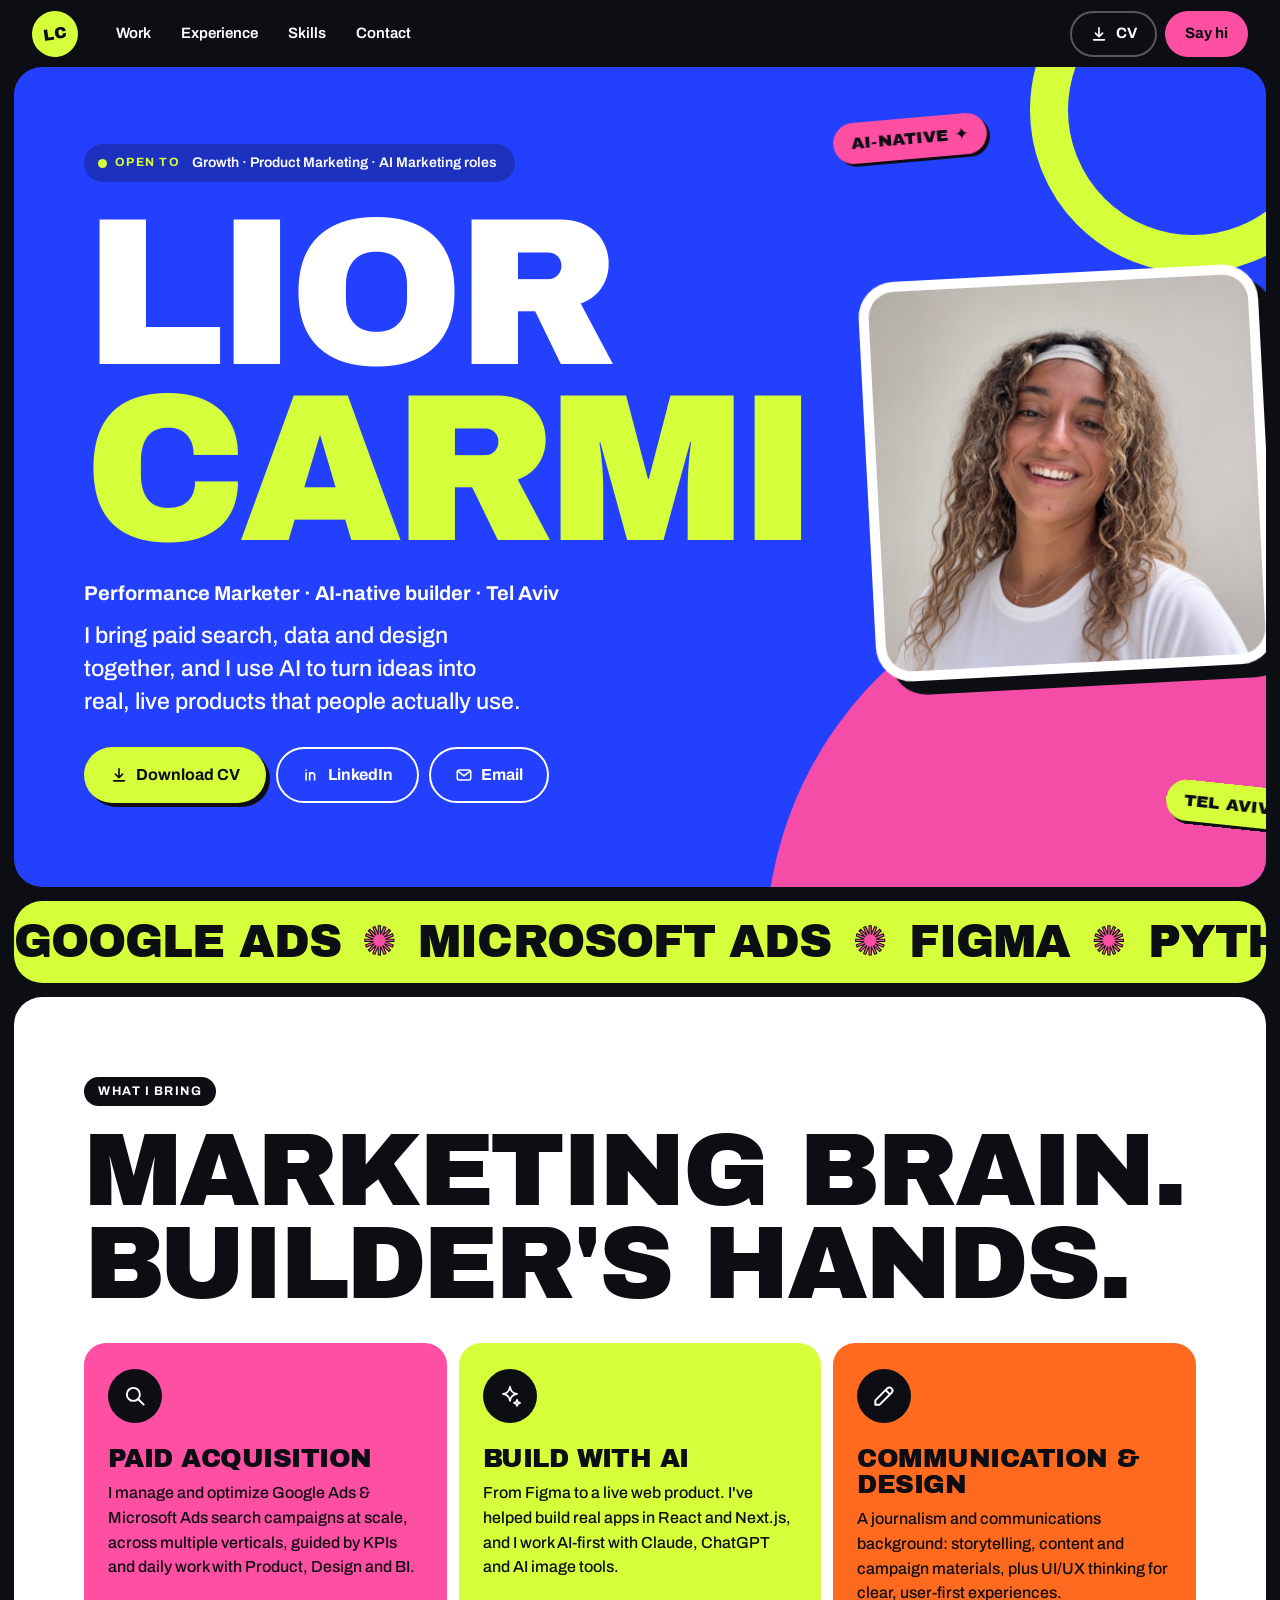
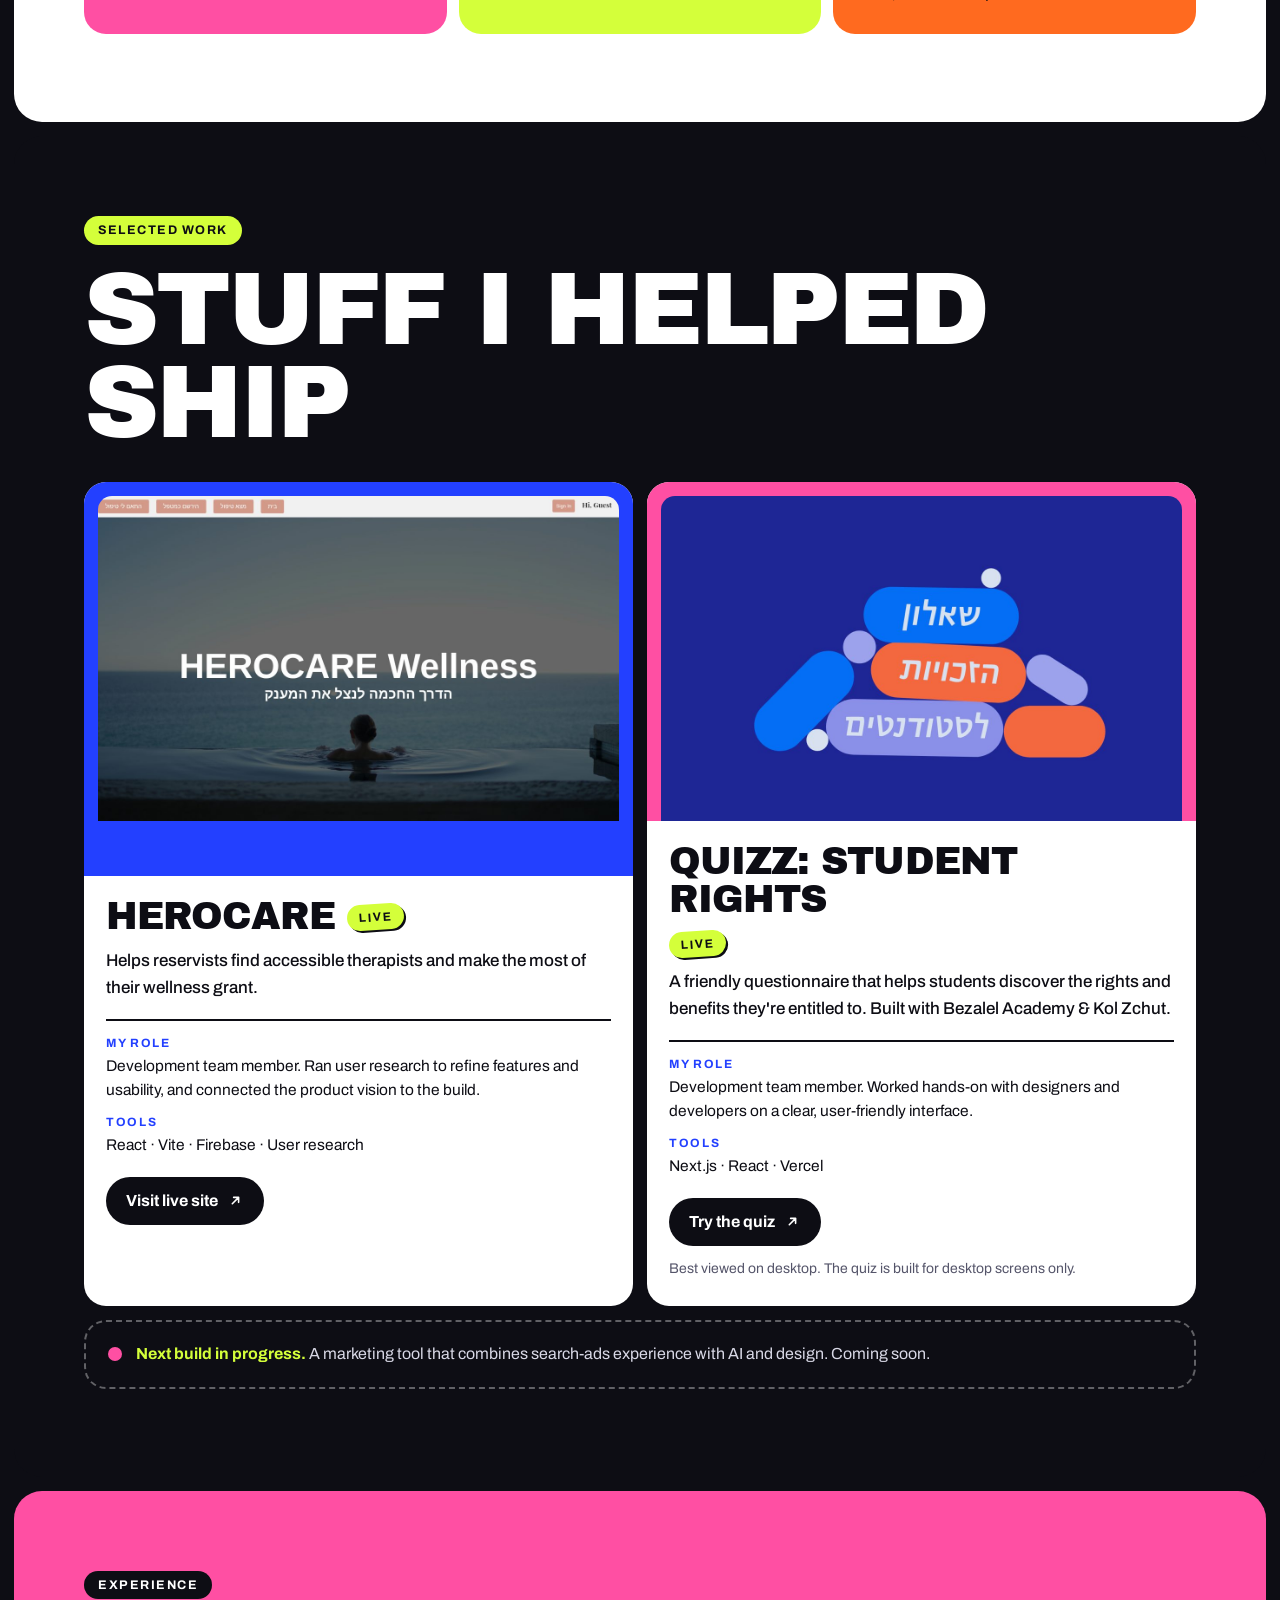
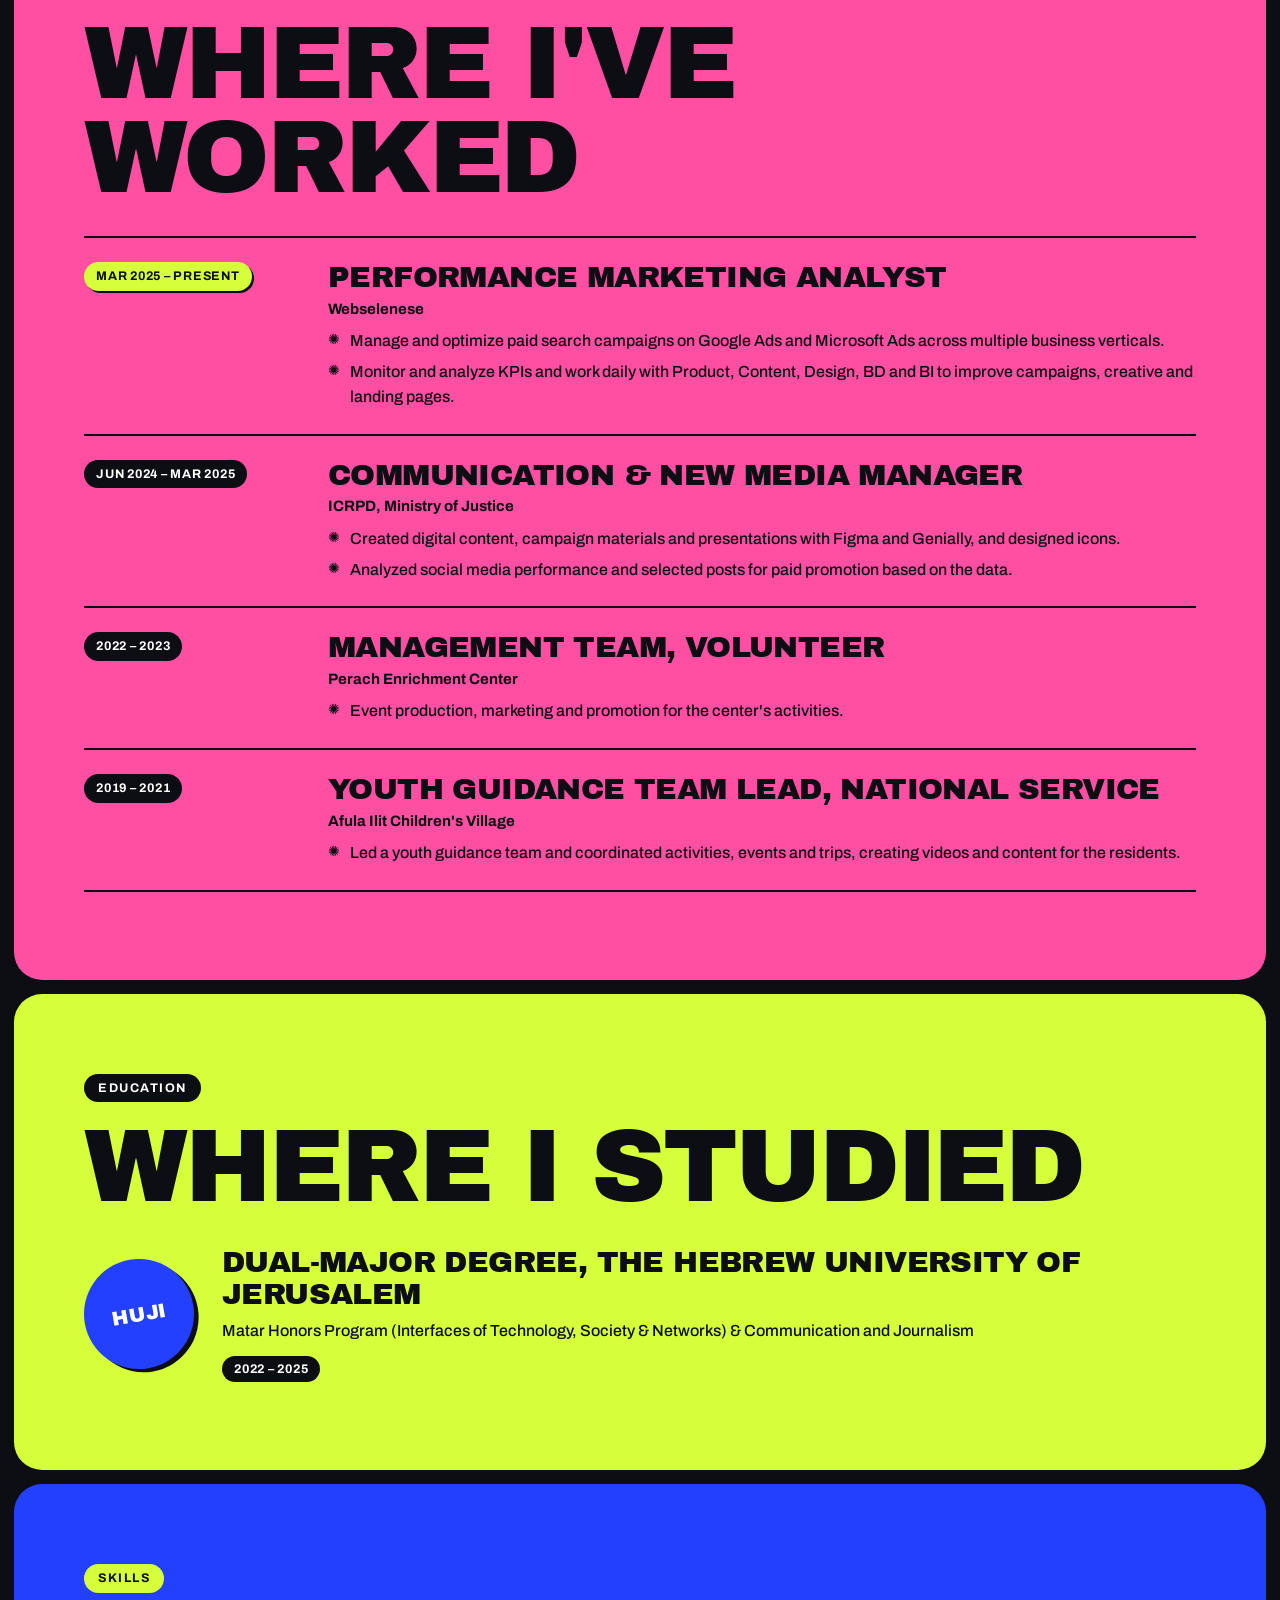
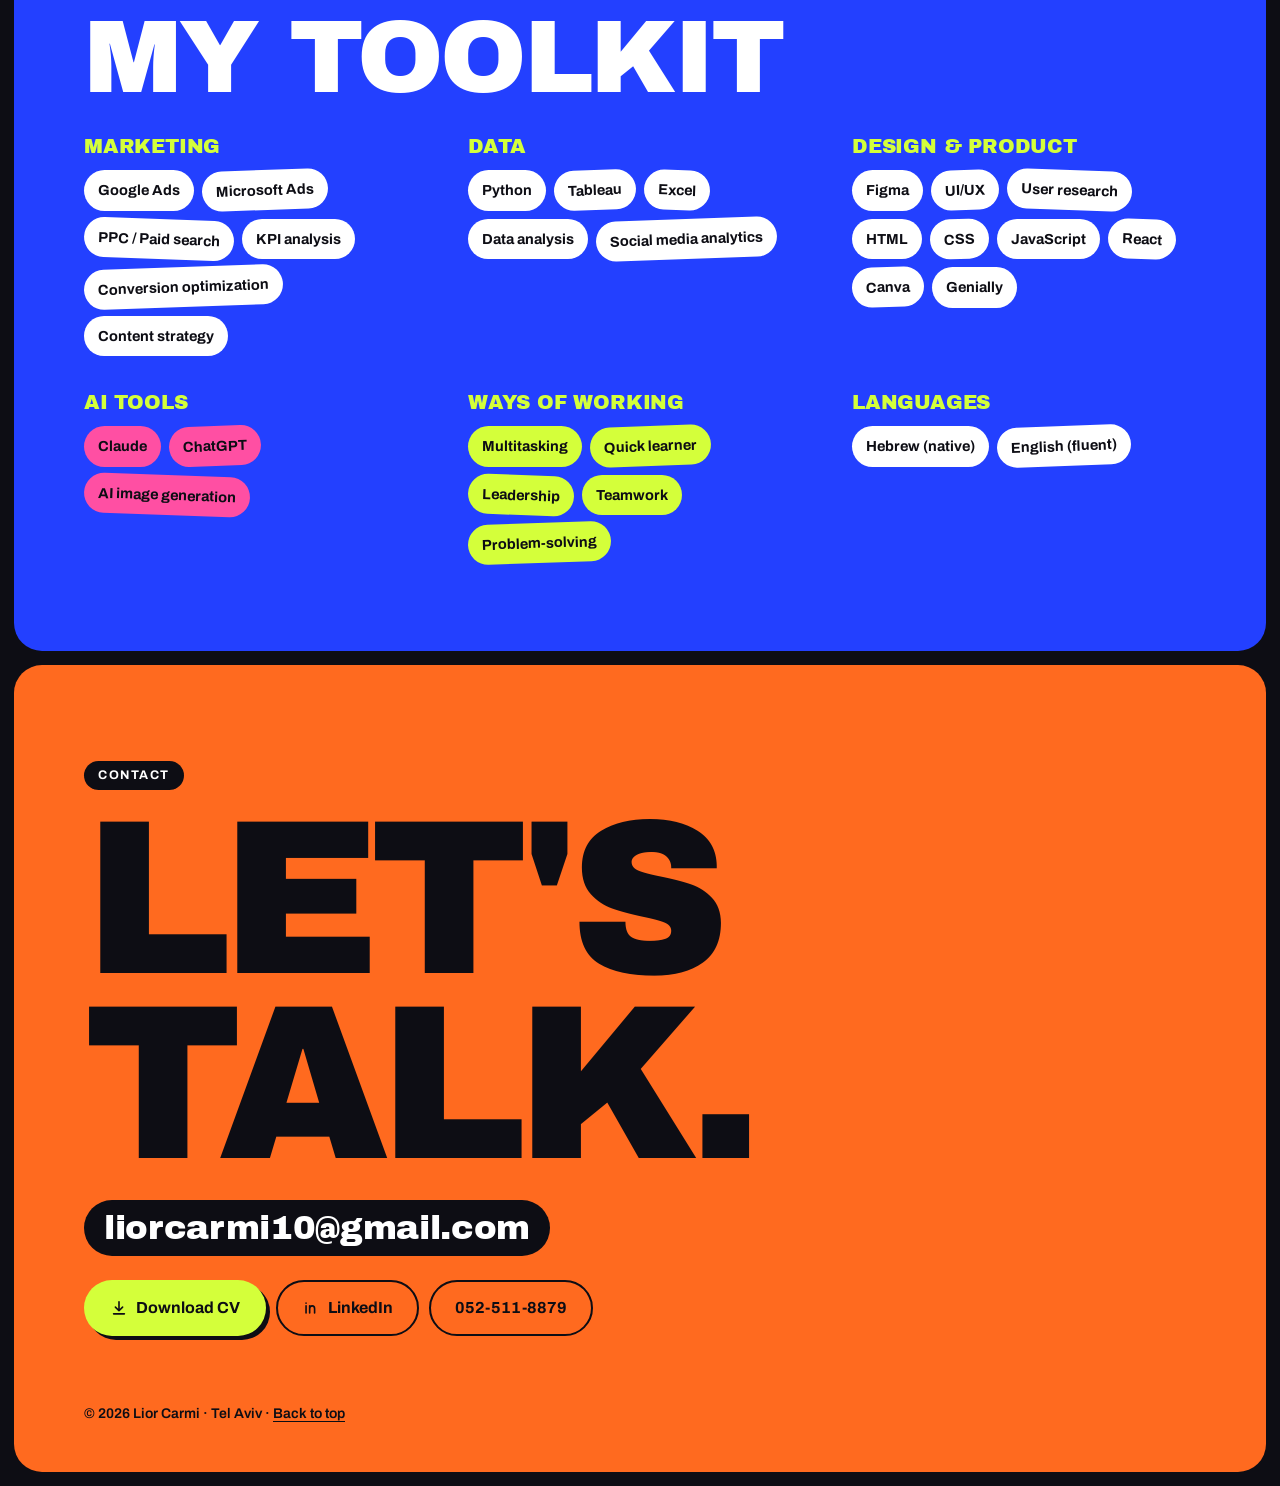
<file: bold/index.html>
<!doctype html>
<html lang="en">
<head>
<meta charset="utf-8">
<meta name="viewport" content="width=device-width, initial-scale=1, viewport-fit=cover">
<meta name="theme-color" content="#1E3BFF">
<title>Lior Carmi · Performance Marketer · AI-native builder</title>
<meta name="description" content="Lior Carmi, Tel Aviv. Performance marketer who combines paid search, data, design and building with AI.">
<meta property="og:title" content="Lior Carmi · Performance Marketer · AI-native builder">
<meta property="og:description" content="Paid search, data, design and building with AI. Tel Aviv.">
<meta property="og:image" content="assets/img/lior.jpg">
<link rel="icon" href="data:image/svg+xml,%3Csvg xmlns='http://www.w3.org/2000/svg' viewBox='0 0 64 64'%3E%3Crect width='64' height='64' rx='16' fill='%231E3BFF'/%3E%3Ctext x='32' y='41' font-family='Arial' font-weight='700' font-size='25' fill='white' text-anchor='middle'%3ELC%3C/text%3E%3C/svg%3E">
<link rel="stylesheet" href="assets/fonts.css">
<link rel="stylesheet" href="assets/styles.css">
</head>
<body class="v-bold">
<a class="skip" href="#main">Skip to content</a>
<svg width="0" height="0" style="position:absolute" aria-hidden="true">
  <symbol id="i-down" viewBox="0 0 20 20"><path d="M10 3v10m0 0-4-4m4 4 4-4M4 16.5h12" fill="none" stroke="currentColor" stroke-width="1.8" stroke-linecap="round" stroke-linejoin="round"/></symbol>
  <symbol id="i-in" viewBox="0 0 20 20"><path d="M4.5 7.5v8M4.5 4.6v.1M8.5 15.5v-4.6c0-1.9 1.2-3.2 2.9-3.2s2.6 1.2 2.6 3.2v4.6M8.5 7.5v8" fill="none" stroke="currentColor" stroke-width="1.8" stroke-linecap="round"/></symbol>
  <symbol id="i-mail" viewBox="0 0 20 20"><rect x="2.5" y="4.5" width="15" height="11" rx="2.2" fill="none" stroke="currentColor" stroke-width="1.7"/><path d="m3.5 6 6.5 5 6.5-5" fill="none" stroke="currentColor" stroke-width="1.7" stroke-linecap="round" stroke-linejoin="round"/></symbol>
  <symbol id="i-ext" viewBox="0 0 20 20"><path d="M7 13 14 6m0 0H8.5M14 6v5.5" fill="none" stroke="currentColor" stroke-width="1.8" stroke-linecap="round" stroke-linejoin="round"/></symbol>
  <symbol id="i-search" viewBox="0 0 24 24"><circle cx="10.5" cy="10.5" r="6" fill="none" stroke="currentColor" stroke-width="1.8"/><path d="m15 15 5 5" stroke="currentColor" stroke-width="1.8" stroke-linecap="round"/></symbol>
  <symbol id="i-spark" viewBox="0 0 24 24"><path d="M12 3.5c.6 4.2 2.3 6 6.5 6.5-4.2.6-5.9 2.3-6.5 6.5-.6-4.2-2.3-5.9-6.5-6.5 4.2-.5 5.9-2.3 6.5-6.5ZM18.5 15.5c.3 1.8 1 2.6 2.8 2.8-1.8.3-2.5 1-2.8 2.8-.3-1.8-1-2.5-2.8-2.8 1.8-.2 2.5-1 2.8-2.8Z" fill="none" stroke="currentColor" stroke-width="1.6" stroke-linejoin="round"/></symbol>
  <symbol id="i-pen" viewBox="0 0 24 24"><path d="M4 20h4L19 9a2.8 2.8 0 0 0-4-4L4 16v4ZM13.5 6.5l4 4" fill="none" stroke="currentColor" stroke-width="1.8" stroke-linejoin="round" stroke-linecap="round"/></symbol>
</svg>

<header class="header" id="top">
  <div class="header-in">
    <a class="mark" href="#top" aria-label="Lior Carmi, back to top">LC</a>
    <nav class="nav" aria-label="Sections"><a href="#work">Work</a><a href="#experience">Experience</a><a href="#skills">Skills</a><a href="#contact">Contact</a></nav>
    <div class="header-actions">
      <a class="btn btn-quiet" href="assets/Lior_Carmi_CV.pdf" download><svg class="ico" aria-hidden="true"><use href="#i-down"/></svg>CV</a>
      <a class="btn btn-primary" href="mailto:liorcarmi10@gmail.com">Say hi</a>
    </div>
  </div>
</header>

<main id="main">
<section class="hero">
  
  <div class="wrap hero-grid">
    <div class="hero-photo"><img src="assets/img/lior.jpg" alt="Lior Carmi" width="800" height="800" fetchpriority="high"></div>
    <p class="open"><span class="open-k"><span class="dot" aria-hidden="true"></span>Open to</span><span class="open-v">Growth · Product Marketing · AI Marketing roles</span></p>
    <div class="hero-text">
      <h1><span class="l1">Lior</span> <span class="l2">Carmi</span></h1>
      <p class="role"><span>Performance Marketer</span> · <span>AI-native builder</span> · <span>Tel Aviv</span></p>
      <p class="value">I bring paid search, data and design together, and I use AI to turn ideas into real, live products that people actually use.</p>
      <div class="hero-cta">
        <a class="btn btn-primary btn-lg cv" href="assets/Lior_Carmi_CV.pdf" download><svg class="ico" aria-hidden="true"><use href="#i-down"/></svg>Download CV</a>
        <a class="btn btn-outline btn-lg" href="https://www.linkedin.com/in/lior-carmi-0a711426a" target="_blank" rel="noopener"><svg class="ico" aria-hidden="true"><use href="#i-in"/></svg>LinkedIn</a>
        <a class="btn btn-outline btn-lg" href="mailto:liorcarmi10@gmail.com"><svg class="ico" aria-hidden="true"><use href="#i-mail"/></svg>Email</a>
      </div>
    </div>
    <span class="sticker st-ai" aria-hidden="true">AI-native ✦</span><span class="sticker st-tlv" aria-hidden="true">Tel Aviv</span>
  </div>
</section>
<div class="marquee" aria-hidden="true"><div class="track"><span>Google Ads</span><b>✺</b><span>Microsoft Ads</span><b>✺</b><span>Figma</span><b>✺</b><span>Python</span><b>✺</b><span>Tableau</span><b>✺</b><span>UI/UX</span><b>✺</b><span>Claude</span><b>✺</b><span>ChatGPT</span><b>✺</b><span>React</span><b>✺</b><span>Storytelling</span><b>✺</b><span>Google Ads</span><b>✺</b><span>Microsoft Ads</span><b>✺</b><span>Figma</span><b>✺</b><span>Python</span><b>✺</b><span>Tableau</span><b>✺</b><span>UI/UX</span><b>✺</b><span>Claude</span><b>✺</b><span>ChatGPT</span><b>✺</b><span>React</span><b>✺</b><span>Storytelling</span><b>✺</b></div></div>

<section class="section s-bring "  aria-labelledby="bring-h">
  <div class="wrap">
    <header class="sec-head"><p class="eyebrow">What I bring</p><h2 id="bring-h" class="h2">Marketing brain. Builder's hands.</h2></header>
    <div class="cards3">
      <article class="vcard reveal"><span class="vicon"><svg class="ico" aria-hidden="true"><use href="#i-search"/></svg></span><h3>Paid acquisition</h3><p>I manage and optimize Google Ads &amp; Microsoft Ads search campaigns at scale, across multiple verticals, guided by KPIs and daily work with Product, Design and BI.</p></article>
      <article class="vcard reveal"><span class="vicon"><svg class="ico" aria-hidden="true"><use href="#i-spark"/></svg></span><h3>Build with AI</h3><p>From Figma to a live web product. I've helped build real apps in React and Next.js, and I work AI-first with Claude, ChatGPT and AI image tools.</p></article>
      <article class="vcard reveal"><span class="vicon"><svg class="ico" aria-hidden="true"><use href="#i-pen"/></svg></span><h3>Communication &amp; design</h3><p>A journalism and communications background: storytelling, content and campaign materials, plus UI/UX thinking for clear, user-first experiences.</p></article>
    </div>
  </div>
</section>

<section class="section s-work " id="work" aria-labelledby="work-h">
  <div class="wrap">
    <header class="sec-head"><p class="eyebrow">Selected work</p><h2 id="work-h" class="h2">Stuff I helped ship</h2></header>
    <div class="projects">
      <article class="project reveal">
        <a class="shot" href="https://herocare-e3f95.web.app/" target="_blank" rel="noopener" aria-label="Open HeroCare live site"><img src="assets/img/herocare.jpg" alt="HeroCare Wellness homepage" width="1200" height="750"></a>
        <div class="p-body">
          <div class="p-head"><h3>HeroCare</h3><span class="badge">Live</span></div>
          <p class="p-line">Helps reservists find accessible therapists and make the most of their wellness grant.</p>
          <dl class="p-meta"><div><dt>My role</dt><dd>Development team member. Ran user research to refine features and usability, and connected the product vision to the build.</dd></div><div><dt>Tools</dt><dd>React · Vite · Firebase · User research</dd></div></dl>
          <a class="p-link" href="https://herocare-e3f95.web.app/" target="_blank" rel="noopener">Visit live site <svg class="ico" aria-hidden="true"><use href="#i-ext"/></svg></a>
        </div>
      </article>
      <article class="project reveal">
        <a class="shot" href="https://quizz-app-lac.vercel.app/" target="_blank" rel="noopener" aria-label="Open Quizz: student rights live site"><img src="assets/img/quizz-cover.jpg" alt="Student rights questionnaire, opening screen" width="1200" height="750"></a>
        <div class="p-body">
          <div class="p-head"><h3>Quizz: student rights</h3><span class="badge">Live</span></div>
          <p class="p-line">A friendly questionnaire that helps students discover the rights and benefits they're entitled to. Built with Bezalel Academy &amp; Kol Zchut.</p>
          <dl class="p-meta"><div><dt>My role</dt><dd>Development team member. Worked hands-on with designers and developers on a clear, user-friendly interface.</dd></div><div><dt>Tools</dt><dd>Next.js · React · Vercel</dd></div></dl>
          <a class="p-link" href="https://quizz-app-lac.vercel.app/" target="_blank" rel="noopener">Try the quiz <svg class="ico" aria-hidden="true"><use href="#i-ext"/></svg></a>
          <p class="desk-note">Best viewed on desktop. The quiz is built for desktop screens only.</p>
        </div>
      </article>
    </div>
    <!-- NEXT PROJECT SLOT: replace this card when the Base44 project is live (or delete it). -->
    <article class="next reveal"><span class="next-dot" aria-hidden="true"></span><p><b>Next build in progress.</b> A marketing tool that combines search-ads experience with AI and design. Coming soon.</p></article>
  </div>
</section>

<section class="section s-exp " id="experience" aria-labelledby="exp-h">
  <div class="wrap">
    <header class="sec-head"><p class="eyebrow">Experience</p><h2 id="exp-h" class="h2">Where I've worked</h2></header>
    <ol class="timeline">
      <li class="t reveal"><p class="t-date">Mar 2025 – Present</p><div class="t-main"><h3>Performance Marketing Analyst <span class="t-org">Webselenese</span></h3><ul><li>Manage and optimize paid search campaigns on Google Ads and Microsoft Ads across multiple business verticals.</li><li>Monitor and analyze KPIs and work daily with Product, Content, Design, BD and BI to improve campaigns, creative and landing pages.</li></ul></div></li>
      <li class="t reveal"><p class="t-date">Jun 2024 – Mar 2025</p><div class="t-main"><h3>Communication &amp; New Media Manager <span class="t-org">ICRPD, Ministry of Justice</span></h3><ul><li>Created digital content, campaign materials and presentations with Figma and Genially, and designed icons.</li><li>Analyzed social media performance and selected posts for paid promotion based on the data.</li></ul></div></li>
      <li class="t reveal"><p class="t-date">2022 – 2023</p><div class="t-main"><h3>Management Team, Volunteer <span class="t-org">Perach Enrichment Center</span></h3><ul><li>Event production, marketing and promotion for the center's activities.</li></ul></div></li>
      <li class="t reveal"><p class="t-date">2019 – 2021</p><div class="t-main"><h3>Youth Guidance Team Lead, National Service <span class="t-org">Afula Ilit Children's Village</span></h3><ul><li>Led a youth guidance team and coordinated activities, events and trips, creating videos and content for the residents.</li></ul></div></li>
    </ol>
  </div>
</section>

<section class="section s-edu "  aria-labelledby="edu-h">
  <div class="wrap">
    <header class="sec-head"><p class="eyebrow">Education</p><h2 id="edu-h" class="h2">Where I studied</h2></header>
    <article class="edu reveal"><div class="edu-mark" aria-hidden="true">HUJI</div><div><h3>Dual-major degree, The Hebrew University of Jerusalem</h3><p>Matar Honors Program (Interfaces of Technology, Society &amp; Networks) &amp; Communication and Journalism</p><p class="edu-date">2022 – 2025</p></div></article>
  </div>
</section>

<section class="section s-skills " id="skills" aria-labelledby="skills-h">
  <div class="wrap">
    <header class="sec-head"><p class="eyebrow">Skills</p><h2 id="skills-h" class="h2">My toolkit</h2></header>
    <div class="skill-grid">
      <div class="sgroup reveal"><h3>Marketing</h3><p class="chips"><span>Google Ads</span><span>Microsoft Ads</span><span>PPC / Paid search</span><span>KPI analysis</span><span>Conversion optimization</span><span>Content strategy</span></p></div>
      <div class="sgroup reveal"><h3>Data</h3><p class="chips"><span>Python</span><span>Tableau</span><span>Excel</span><span>Data analysis</span><span>Social media analytics</span></p></div>
      <div class="sgroup reveal"><h3>Design &amp; Product</h3><p class="chips"><span>Figma</span><span>UI/UX</span><span>User research</span><span>HTML</span><span>CSS</span><span>JavaScript</span><span>React</span><span>Canva</span><span>Genially</span></p></div>
      <div class="sgroup reveal"><h3>AI tools</h3><p class="chips"><span class="ai">Claude</span><span class="ai">ChatGPT</span><span class="ai">AI image generation</span></p></div>
      <div class="sgroup reveal"><h3>Ways of working</h3><p class="chips"><span>Multitasking</span><span>Quick learner</span><span>Leadership</span><span>Teamwork</span><span>Problem-solving</span></p></div>
      <div class="sgroup reveal"><h3>Languages</h3><p class="chips"><span>Hebrew (native)</span><span>English (fluent)</span></p></div>
    </div>
  </div>
</section>

<section class="contact" id="contact" aria-labelledby="contact-h">
  <div class="wrap contact-in">
    <p class="eyebrow">Contact</p>
    <h2 id="contact-h">Let's talk.</h2>
    <a class="big-mail" href="mailto:liorcarmi10@gmail.com">liorcarmi10@gmail.com</a>
    <div class="contact-cta">
      <a class="btn btn-primary btn-lg" href="assets/Lior_Carmi_CV.pdf" download><svg class="ico" aria-hidden="true"><use href="#i-down"/></svg>Download CV</a>
      <a class="btn btn-outline btn-lg" href="https://www.linkedin.com/in/lior-carmi-0a711426a" target="_blank" rel="noopener"><svg class="ico" aria-hidden="true"><use href="#i-in"/></svg>LinkedIn</a>
      <a class="btn btn-outline btn-lg" href="tel:+972525118879">052-511-8879</a>
    </div>
    <p class="foot">© 2026 Lior Carmi · Tel Aviv · <a href="#top">Back to top</a></p>
  </div>
</section>
</main>
<script src="assets/main.js"></script>
</body>
</html>
</file>
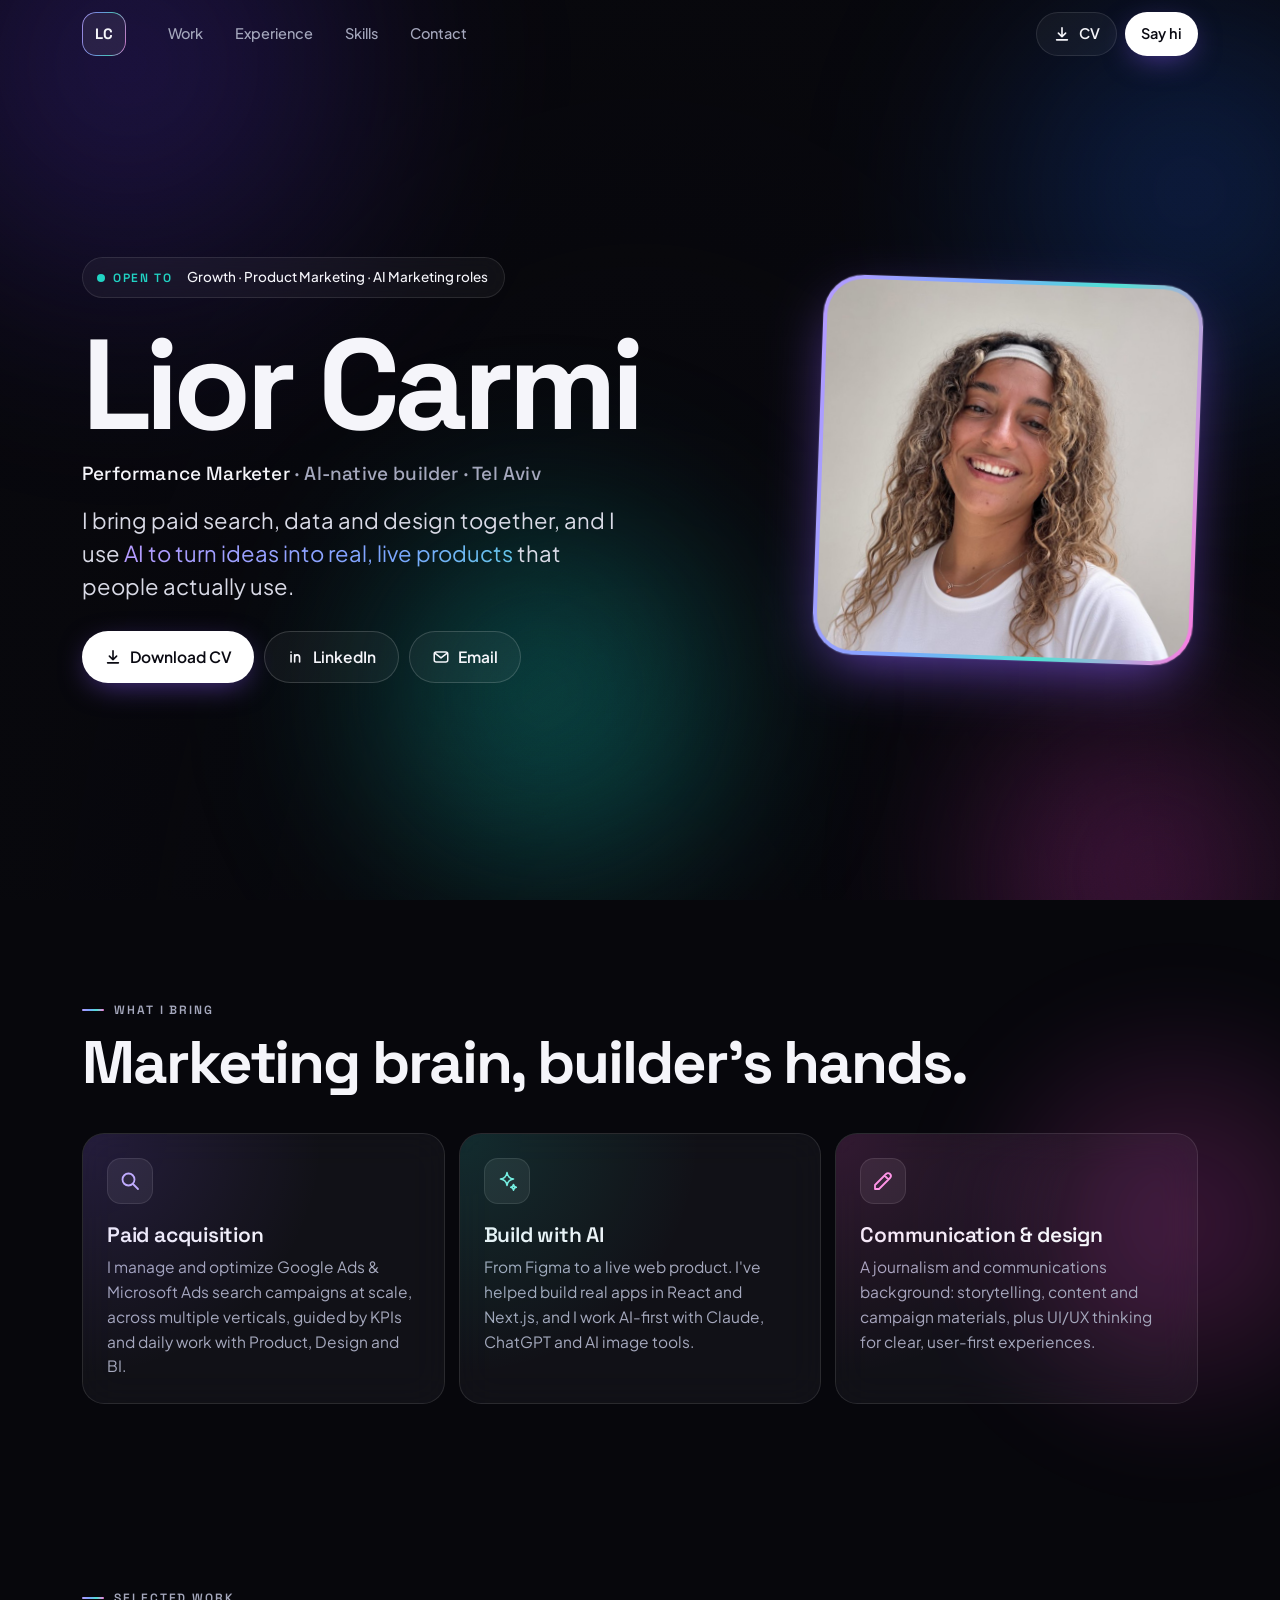
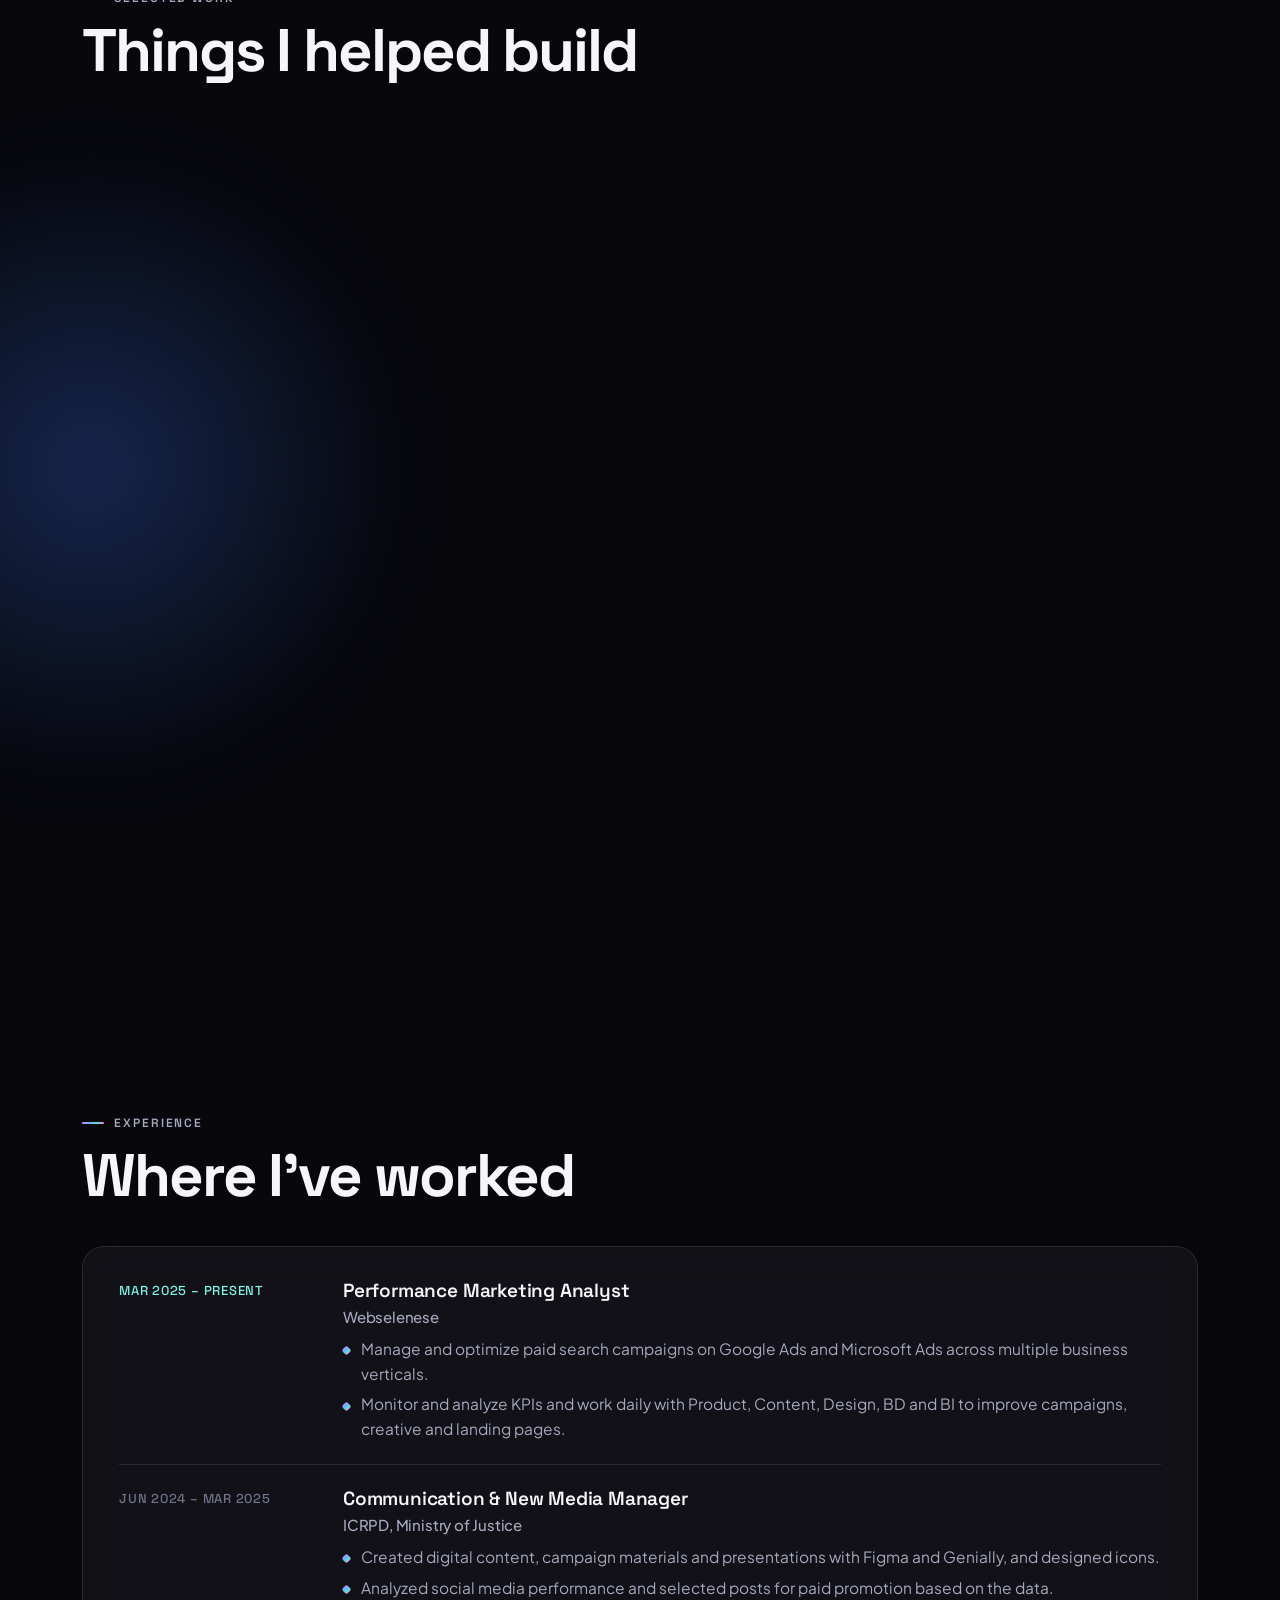
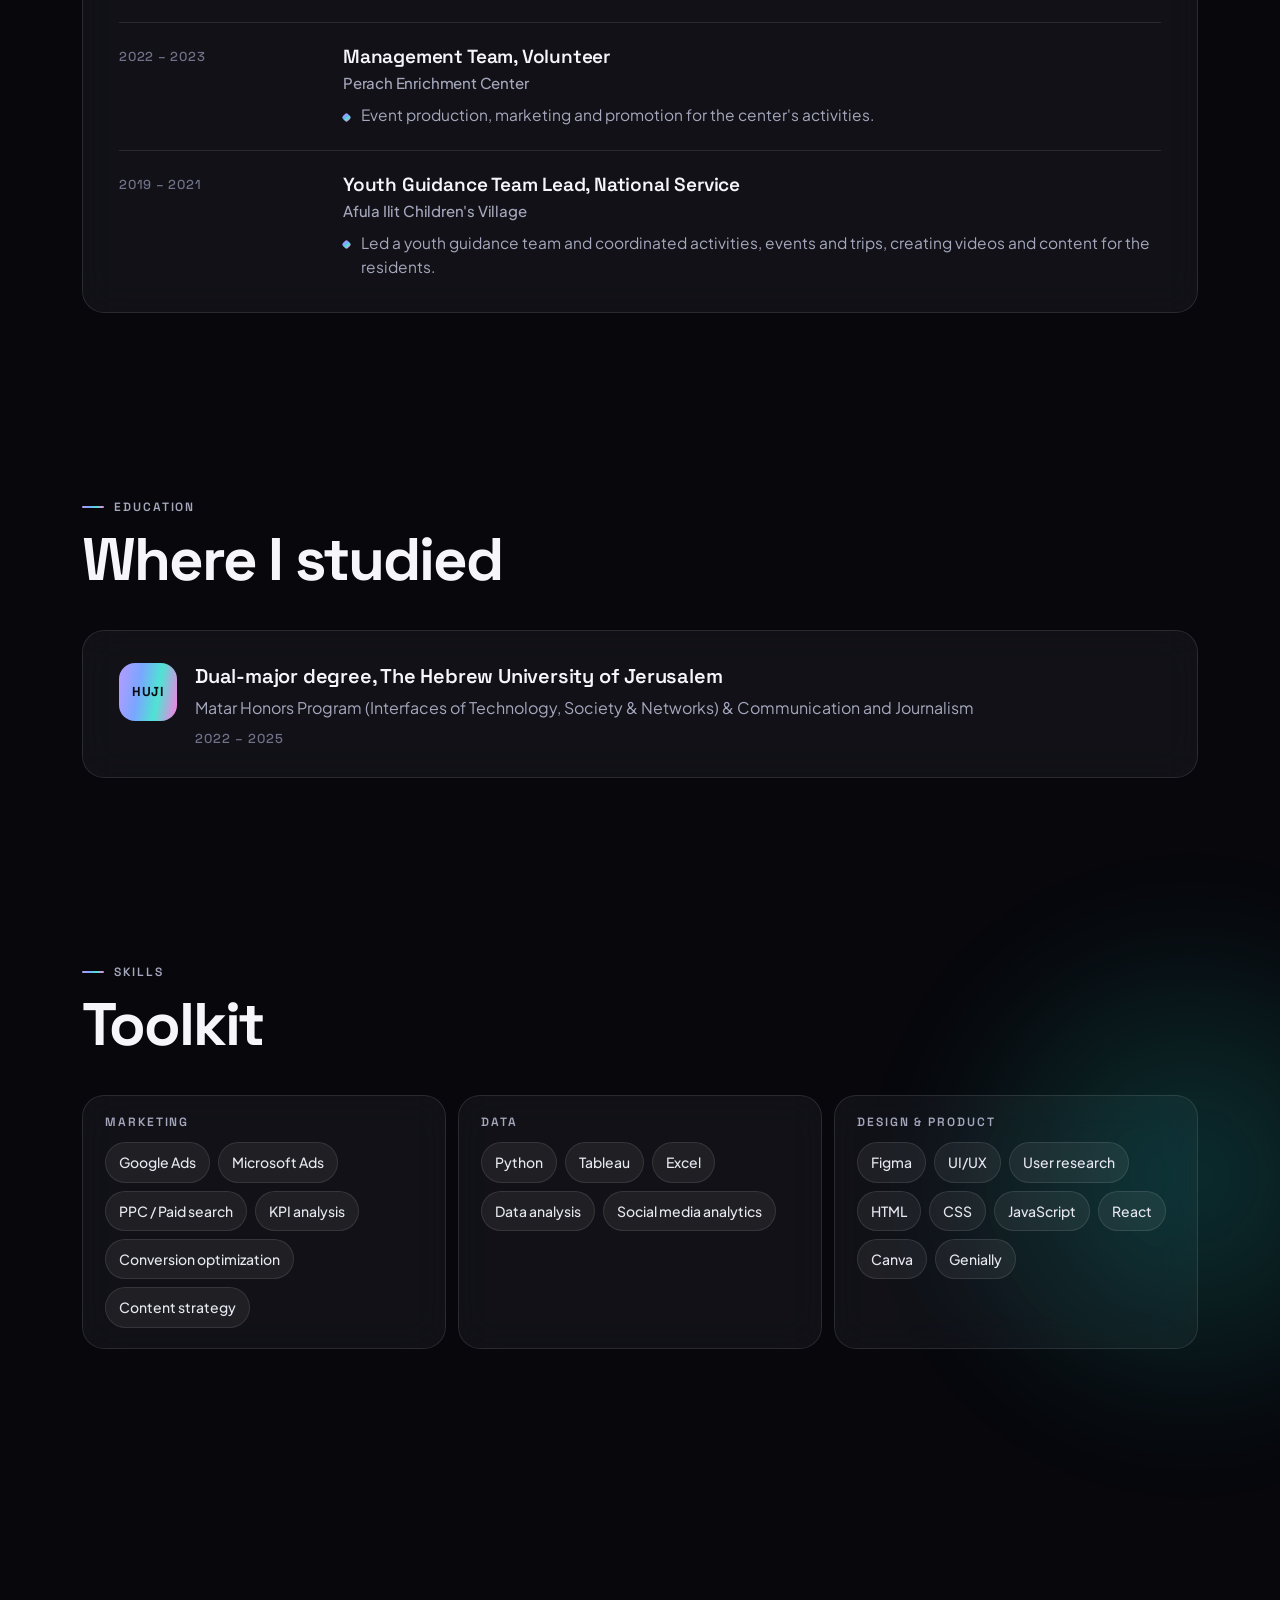
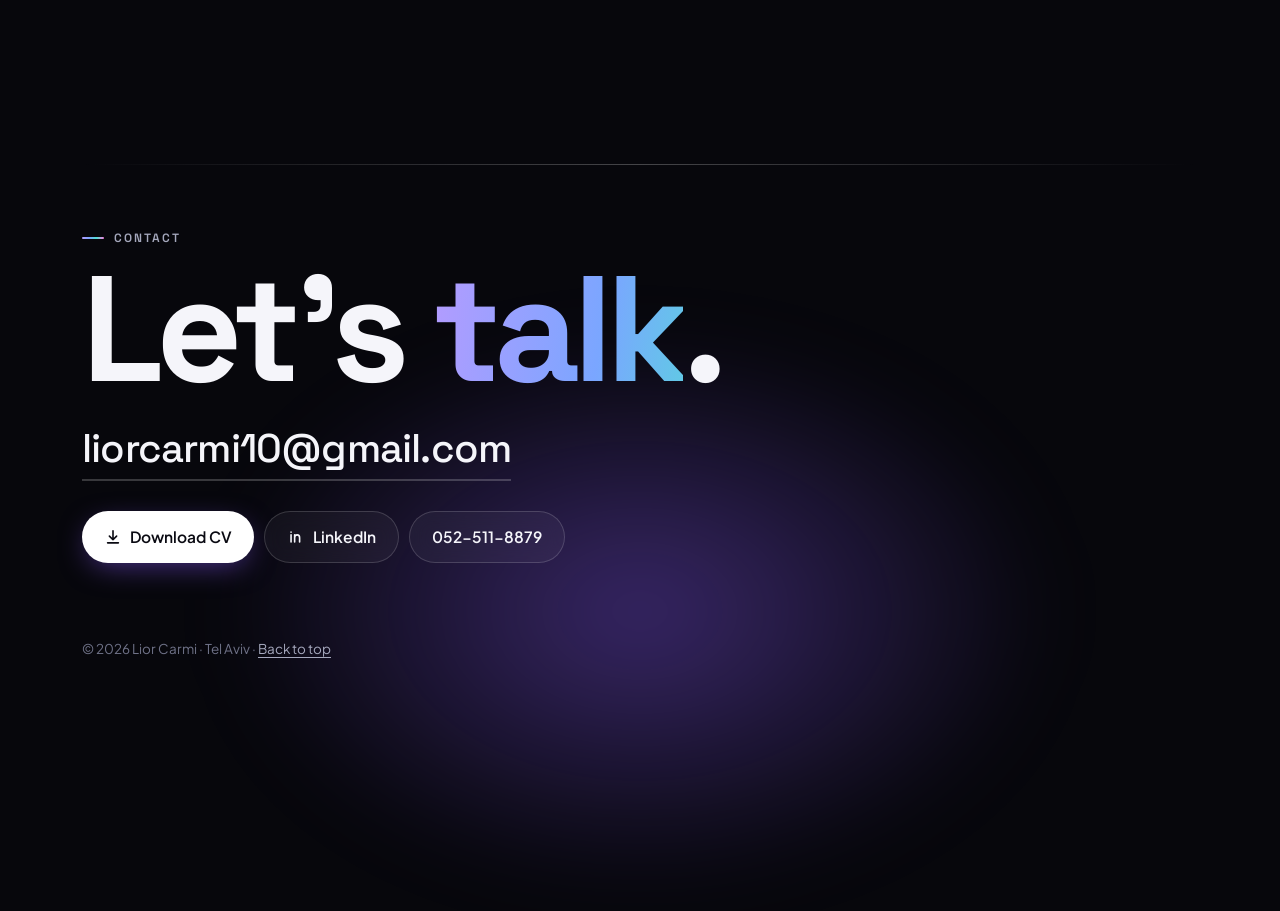
<file: dark/index.html>
<!doctype html>
<html lang="en">
<head>
<meta charset="utf-8">
<meta name="viewport" content="width=device-width, initial-scale=1, viewport-fit=cover">
<meta name="theme-color" content="#07070C">
<title>Lior Carmi · Performance Marketer · AI-native builder</title>
<meta name="description" content="Lior Carmi, Tel Aviv. Performance marketer who combines paid search, data, design and building with AI.">
<meta property="og:title" content="Lior Carmi · Performance Marketer · AI-native builder">
<meta property="og:description" content="Paid search, data, design and building with AI. Tel Aviv.">
<meta property="og:image" content="assets/img/lior.jpg">
<link rel="icon" href="data:image/svg+xml,%3Csvg xmlns='http://www.w3.org/2000/svg' viewBox='0 0 64 64'%3E%3Crect width='64' height='64' rx='16' fill='%237C5CFF'/%3E%3Ctext x='32' y='41' font-family='Arial' font-weight='700' font-size='25' fill='white' text-anchor='middle'%3ELC%3C/text%3E%3C/svg%3E">
<link rel="stylesheet" href="assets/fonts.css">
<link rel="stylesheet" href="assets/styles.css">
</head>
<body class="v-dark">
<a class="skip" href="#main">Skip to content</a>
<svg width="0" height="0" style="position:absolute" aria-hidden="true">
  <symbol id="i-down" viewBox="0 0 20 20"><path d="M10 3v10m0 0-4-4m4 4 4-4M4 16.5h12" fill="none" stroke="currentColor" stroke-width="1.8" stroke-linecap="round" stroke-linejoin="round"/></symbol>
  <symbol id="i-in" viewBox="0 0 20 20"><path d="M4.5 7.5v8M4.5 4.6v.1M8.5 15.5v-4.6c0-1.9 1.2-3.2 2.9-3.2s2.6 1.2 2.6 3.2v4.6M8.5 7.5v8" fill="none" stroke="currentColor" stroke-width="1.8" stroke-linecap="round"/></symbol>
  <symbol id="i-mail" viewBox="0 0 20 20"><rect x="2.5" y="4.5" width="15" height="11" rx="2.2" fill="none" stroke="currentColor" stroke-width="1.7"/><path d="m3.5 6 6.5 5 6.5-5" fill="none" stroke="currentColor" stroke-width="1.7" stroke-linecap="round" stroke-linejoin="round"/></symbol>
  <symbol id="i-ext" viewBox="0 0 20 20"><path d="M7 13 14 6m0 0H8.5M14 6v5.5" fill="none" stroke="currentColor" stroke-width="1.8" stroke-linecap="round" stroke-linejoin="round"/></symbol>
  <symbol id="i-search" viewBox="0 0 24 24"><circle cx="10.5" cy="10.5" r="6" fill="none" stroke="currentColor" stroke-width="1.8"/><path d="m15 15 5 5" stroke="currentColor" stroke-width="1.8" stroke-linecap="round"/></symbol>
  <symbol id="i-spark" viewBox="0 0 24 24"><path d="M12 3.5c.6 4.2 2.3 6 6.5 6.5-4.2.6-5.9 2.3-6.5 6.5-.6-4.2-2.3-5.9-6.5-6.5 4.2-.5 5.9-2.3 6.5-6.5ZM18.5 15.5c.3 1.8 1 2.6 2.8 2.8-1.8.3-2.5 1-2.8 2.8-.3-1.8-1-2.5-2.8-2.8 1.8-.2 2.5-1 2.8-2.8Z" fill="none" stroke="currentColor" stroke-width="1.6" stroke-linejoin="round"/></symbol>
  <symbol id="i-pen" viewBox="0 0 24 24"><path d="M4 20h4L19 9a2.8 2.8 0 0 0-4-4L4 16v4ZM13.5 6.5l4 4" fill="none" stroke="currentColor" stroke-width="1.8" stroke-linejoin="round" stroke-linecap="round"/></symbol>
</svg>
<div class="aurora" aria-hidden="true"><i class="b b1"></i><i class="b b2"></i><i class="b b3"></i><i class="b b4"></i></div><div class="grain" aria-hidden="true"></div>
<header class="header" id="top">
  <div class="header-in">
    <a class="mark" href="#top" aria-label="Lior Carmi, back to top">LC</a>
    <nav class="nav" aria-label="Sections"><a href="#work">Work</a><a href="#experience">Experience</a><a href="#skills">Skills</a><a href="#contact">Contact</a></nav>
    <div class="header-actions">
      <a class="btn btn-quiet" href="assets/Lior_Carmi_CV.pdf" download><svg class="ico" aria-hidden="true"><use href="#i-down"/></svg>CV</a>
      <a class="btn btn-primary" href="mailto:liorcarmi10@gmail.com">Say hi</a>
    </div>
  </div>
</header>

<main id="main">
<section class="hero">
  
  <div class="wrap hero-grid">
    <div class="hero-photo"><img src="assets/img/lior.jpg" alt="Lior Carmi" width="800" height="800" fetchpriority="high"></div>
    <p class="open"><span class="open-k"><span class="dot" aria-hidden="true"></span>Open to</span><span class="open-v">Growth · Product Marketing · AI Marketing roles</span></p>
    <div class="hero-text">
      <h1>Lior Carmi</h1>
      <p class="role"><span>Performance Marketer</span> · <span>AI-native builder</span> · <span>Tel Aviv</span></p>
      <p class="value">I bring paid search, data and design together, and I use <span class="grad">AI to turn ideas into real, live products</span> that people actually use.</p>
      <div class="hero-cta">
        <a class="btn btn-primary btn-lg cv" href="assets/Lior_Carmi_CV.pdf" download><svg class="ico" aria-hidden="true"><use href="#i-down"/></svg>Download CV</a>
        <a class="btn btn-outline btn-lg" href="https://www.linkedin.com/in/lior-carmi-0a711426a" target="_blank" rel="noopener"><svg class="ico" aria-hidden="true"><use href="#i-in"/></svg>LinkedIn</a>
        <a class="btn btn-outline btn-lg" href="mailto:liorcarmi10@gmail.com"><svg class="ico" aria-hidden="true"><use href="#i-mail"/></svg>Email</a>
      </div>
    </div>
    
  </div>
</section>


<section class="section s-bring "  aria-labelledby="bring-h">
  <div class="wrap">
    <header class="sec-head"><p class="eyebrow">What I bring</p><h2 id="bring-h" class="h2">Marketing brain, builder's hands.</h2></header>
    <div class="cards3">
      <article class="vcard reveal"><span class="vicon"><svg class="ico" aria-hidden="true"><use href="#i-search"/></svg></span><h3>Paid acquisition</h3><p>I manage and optimize Google Ads &amp; Microsoft Ads search campaigns at scale, across multiple verticals, guided by KPIs and daily work with Product, Design and BI.</p></article>
      <article class="vcard reveal"><span class="vicon"><svg class="ico" aria-hidden="true"><use href="#i-spark"/></svg></span><h3>Build with AI</h3><p>From Figma to a live web product. I've helped build real apps in React and Next.js, and I work AI-first with Claude, ChatGPT and AI image tools.</p></article>
      <article class="vcard reveal"><span class="vicon"><svg class="ico" aria-hidden="true"><use href="#i-pen"/></svg></span><h3>Communication &amp; design</h3><p>A journalism and communications background: storytelling, content and campaign materials, plus UI/UX thinking for clear, user-first experiences.</p></article>
    </div>
  </div>
</section>

<section class="section s-work " id="work" aria-labelledby="work-h">
  <div class="wrap">
    <header class="sec-head"><p class="eyebrow">Selected work</p><h2 id="work-h" class="h2">Things I helped build</h2></header>
    <div class="projects">
      <article class="project reveal">
        <a class="shot" href="https://herocare-e3f95.web.app/" target="_blank" rel="noopener" aria-label="Open HeroCare live site"><img src="assets/img/herocare.jpg" alt="HeroCare Wellness homepage" width="1200" height="750"></a>
        <div class="p-body">
          <div class="p-head"><h3>HeroCare</h3><span class="badge">Live</span></div>
          <p class="p-line">Helps reservists find accessible therapists and make the most of their wellness grant.</p>
          <dl class="p-meta"><div><dt>My role</dt><dd>Development team member. Ran user research to refine features and usability, and connected the product vision to the build.</dd></div><div><dt>Tools</dt><dd>React · Vite · Firebase · User research</dd></div></dl>
          <a class="p-link" href="https://herocare-e3f95.web.app/" target="_blank" rel="noopener">Visit live site <svg class="ico" aria-hidden="true"><use href="#i-ext"/></svg></a>
        </div>
      </article>
      <article class="project reveal">
        <a class="shot" href="https://quizz-app-lac.vercel.app/" target="_blank" rel="noopener" aria-label="Open Quizz: student rights live site"><img src="assets/img/quizz-cover.jpg" alt="Student rights questionnaire, opening screen" width="1200" height="750"></a>
        <div class="p-body">
          <div class="p-head"><h3>Quizz: student rights</h3><span class="badge">Live</span></div>
          <p class="p-line">A friendly questionnaire that helps students discover the rights and benefits they're entitled to. Built with Bezalel Academy &amp; Kol Zchut.</p>
          <dl class="p-meta"><div><dt>My role</dt><dd>Development team member. Worked hands-on with designers and developers on a clear, user-friendly interface.</dd></div><div><dt>Tools</dt><dd>Next.js · React · Vercel</dd></div></dl>
          <a class="p-link" href="https://quizz-app-lac.vercel.app/" target="_blank" rel="noopener">Try the quiz <svg class="ico" aria-hidden="true"><use href="#i-ext"/></svg></a>
          <p class="desk-note">Best viewed on desktop. The quiz is built for desktop screens only.</p>
        </div>
      </article>
    </div>
    <!-- NEXT PROJECT SLOT: replace this card when the Base44 project is live (or delete it). -->
    <article class="next reveal"><span class="next-dot" aria-hidden="true"></span><p><b>Next build in progress.</b> A marketing tool that combines search-ads experience with AI and design. Coming soon.</p></article>
  </div>
</section>

<section class="section s-exp " id="experience" aria-labelledby="exp-h">
  <div class="wrap">
    <header class="sec-head"><p class="eyebrow">Experience</p><h2 id="exp-h" class="h2">Where I've worked</h2></header>
    <ol class="timeline">
      <li class="t reveal"><p class="t-date">Mar 2025 – Present</p><div class="t-main"><h3>Performance Marketing Analyst <span class="t-org">Webselenese</span></h3><ul><li>Manage and optimize paid search campaigns on Google Ads and Microsoft Ads across multiple business verticals.</li><li>Monitor and analyze KPIs and work daily with Product, Content, Design, BD and BI to improve campaigns, creative and landing pages.</li></ul></div></li>
      <li class="t reveal"><p class="t-date">Jun 2024 – Mar 2025</p><div class="t-main"><h3>Communication &amp; New Media Manager <span class="t-org">ICRPD, Ministry of Justice</span></h3><ul><li>Created digital content, campaign materials and presentations with Figma and Genially, and designed icons.</li><li>Analyzed social media performance and selected posts for paid promotion based on the data.</li></ul></div></li>
      <li class="t reveal"><p class="t-date">2022 – 2023</p><div class="t-main"><h3>Management Team, Volunteer <span class="t-org">Perach Enrichment Center</span></h3><ul><li>Event production, marketing and promotion for the center's activities.</li></ul></div></li>
      <li class="t reveal"><p class="t-date">2019 – 2021</p><div class="t-main"><h3>Youth Guidance Team Lead, National Service <span class="t-org">Afula Ilit Children's Village</span></h3><ul><li>Led a youth guidance team and coordinated activities, events and trips, creating videos and content for the residents.</li></ul></div></li>
    </ol>
  </div>
</section>

<section class="section s-edu "  aria-labelledby="edu-h">
  <div class="wrap">
    <header class="sec-head"><p class="eyebrow">Education</p><h2 id="edu-h" class="h2">Where I studied</h2></header>
    <article class="edu reveal"><div class="edu-mark" aria-hidden="true">HUJI</div><div><h3>Dual-major degree, The Hebrew University of Jerusalem</h3><p>Matar Honors Program (Interfaces of Technology, Society &amp; Networks) &amp; Communication and Journalism</p><p class="edu-date">2022 – 2025</p></div></article>
  </div>
</section>

<section class="section s-skills " id="skills" aria-labelledby="skills-h">
  <div class="wrap">
    <header class="sec-head"><p class="eyebrow">Skills</p><h2 id="skills-h" class="h2">Toolkit</h2></header>
    <div class="skill-grid">
      <div class="sgroup reveal"><h3>Marketing</h3><p class="chips"><span>Google Ads</span><span>Microsoft Ads</span><span>PPC / Paid search</span><span>KPI analysis</span><span>Conversion optimization</span><span>Content strategy</span></p></div>
      <div class="sgroup reveal"><h3>Data</h3><p class="chips"><span>Python</span><span>Tableau</span><span>Excel</span><span>Data analysis</span><span>Social media analytics</span></p></div>
      <div class="sgroup reveal"><h3>Design &amp; Product</h3><p class="chips"><span>Figma</span><span>UI/UX</span><span>User research</span><span>HTML</span><span>CSS</span><span>JavaScript</span><span>React</span><span>Canva</span><span>Genially</span></p></div>
      <div class="sgroup reveal"><h3>AI tools</h3><p class="chips"><span class="ai">Claude</span><span class="ai">ChatGPT</span><span class="ai">AI image generation</span></p></div>
      <div class="sgroup reveal"><h3>Ways of working</h3><p class="chips"><span>Multitasking</span><span>Quick learner</span><span>Leadership</span><span>Teamwork</span><span>Problem-solving</span></p></div>
      <div class="sgroup reveal"><h3>Languages</h3><p class="chips"><span>Hebrew (native)</span><span>English (fluent)</span></p></div>
    </div>
  </div>
</section>

<section class="contact" id="contact" aria-labelledby="contact-h">
  <div class="wrap contact-in">
    <p class="eyebrow">Contact</p>
    <h2 id="contact-h">Let's <span class="grad">talk</span>.</h2>
    <a class="big-mail" href="mailto:liorcarmi10@gmail.com">liorcarmi10@gmail.com</a>
    <div class="contact-cta">
      <a class="btn btn-primary btn-lg" href="assets/Lior_Carmi_CV.pdf" download><svg class="ico" aria-hidden="true"><use href="#i-down"/></svg>Download CV</a>
      <a class="btn btn-outline btn-lg" href="https://www.linkedin.com/in/lior-carmi-0a711426a" target="_blank" rel="noopener"><svg class="ico" aria-hidden="true"><use href="#i-in"/></svg>LinkedIn</a>
      <a class="btn btn-outline btn-lg" href="tel:+972525118879">052-511-8879</a>
    </div>
    <p class="foot">© 2026 Lior Carmi · Tel Aviv · <a href="#top">Back to top</a></p>
  </div>
</section>
</main>
<script src="assets/main.js"></script>
</body>
</html>
</file>
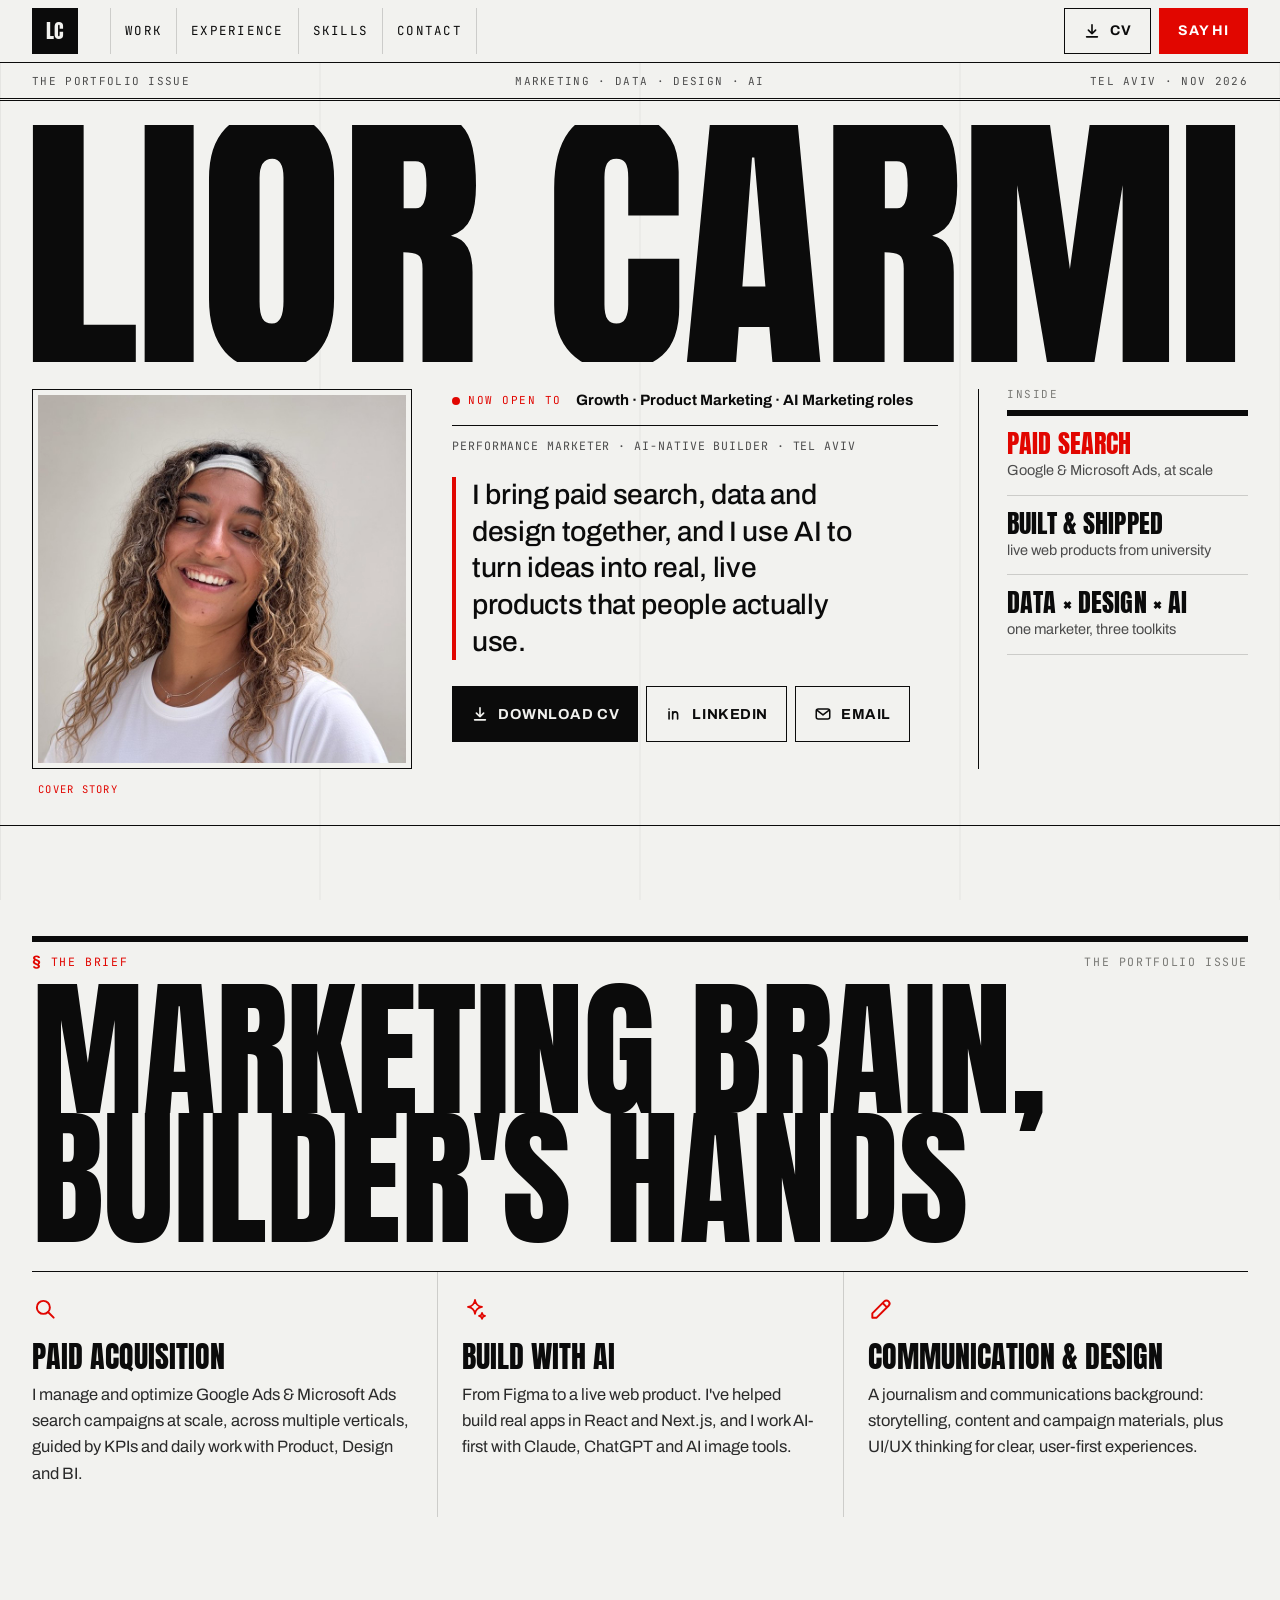
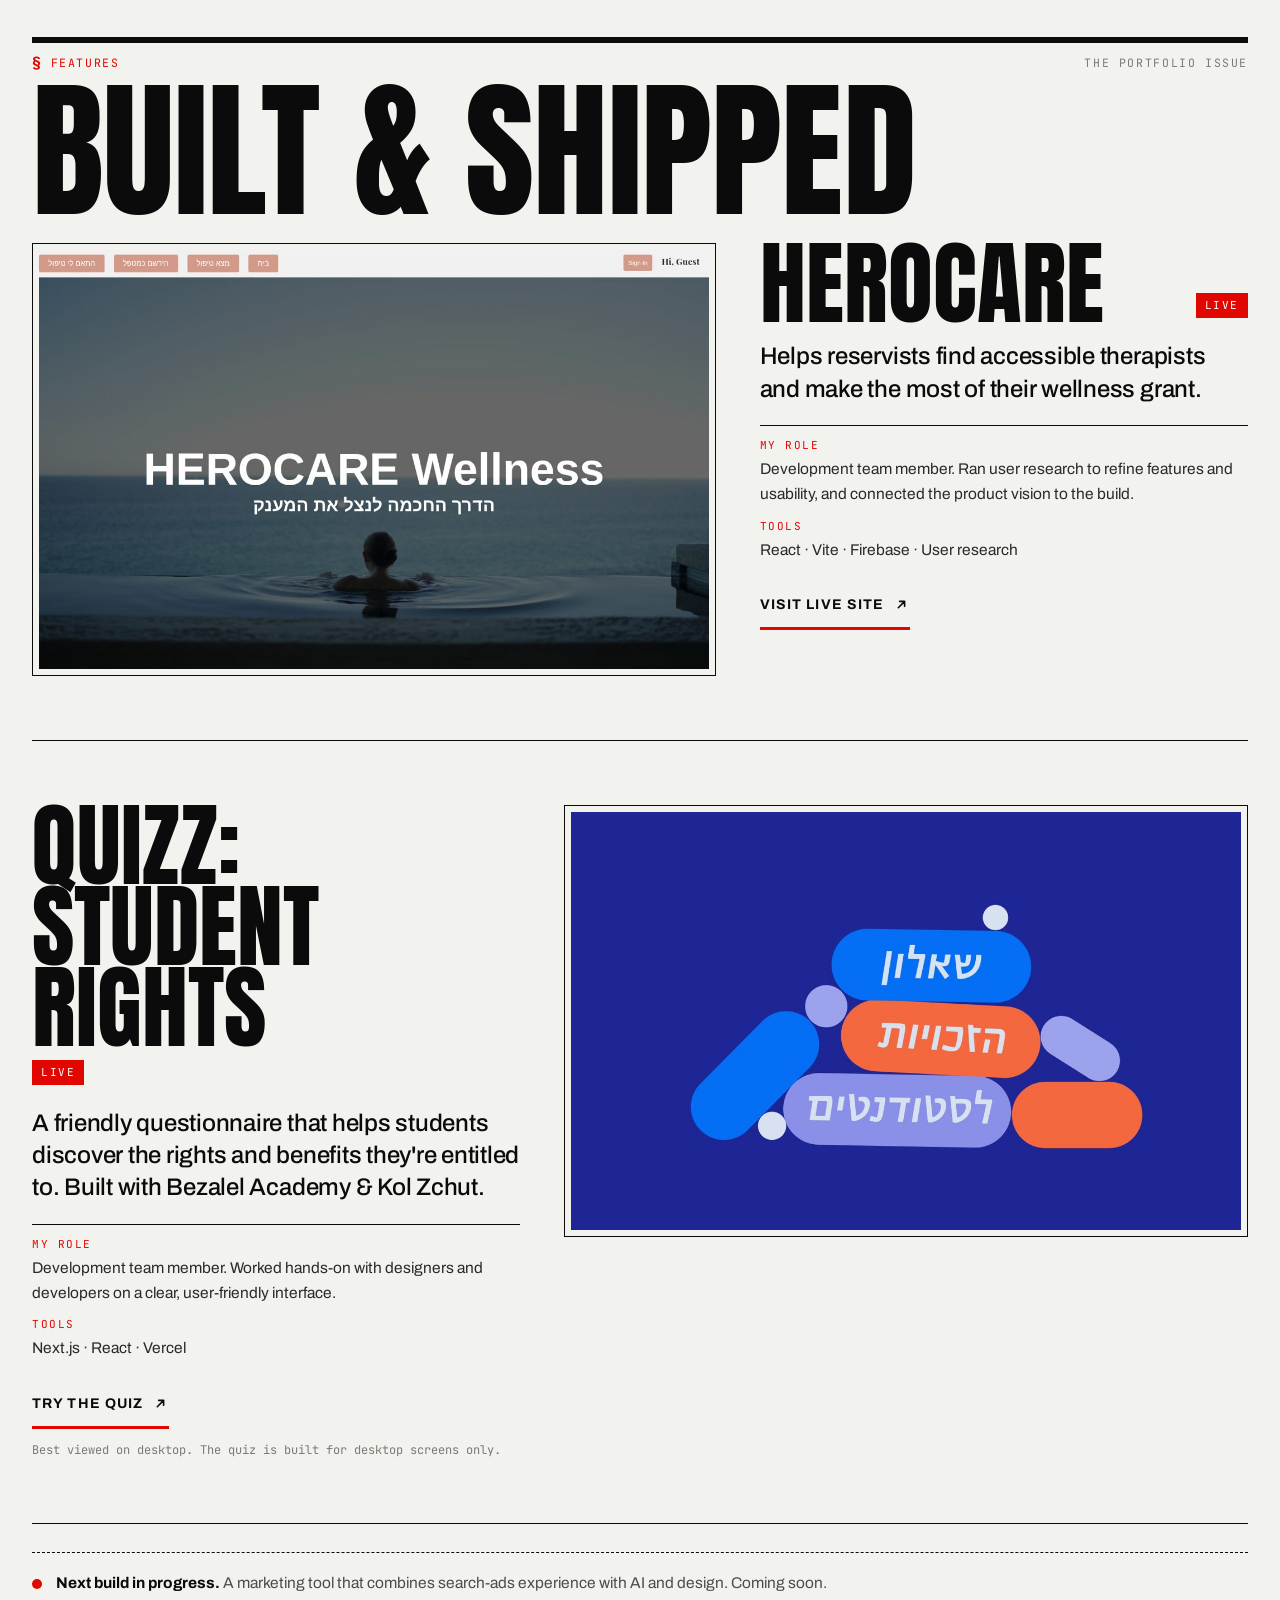
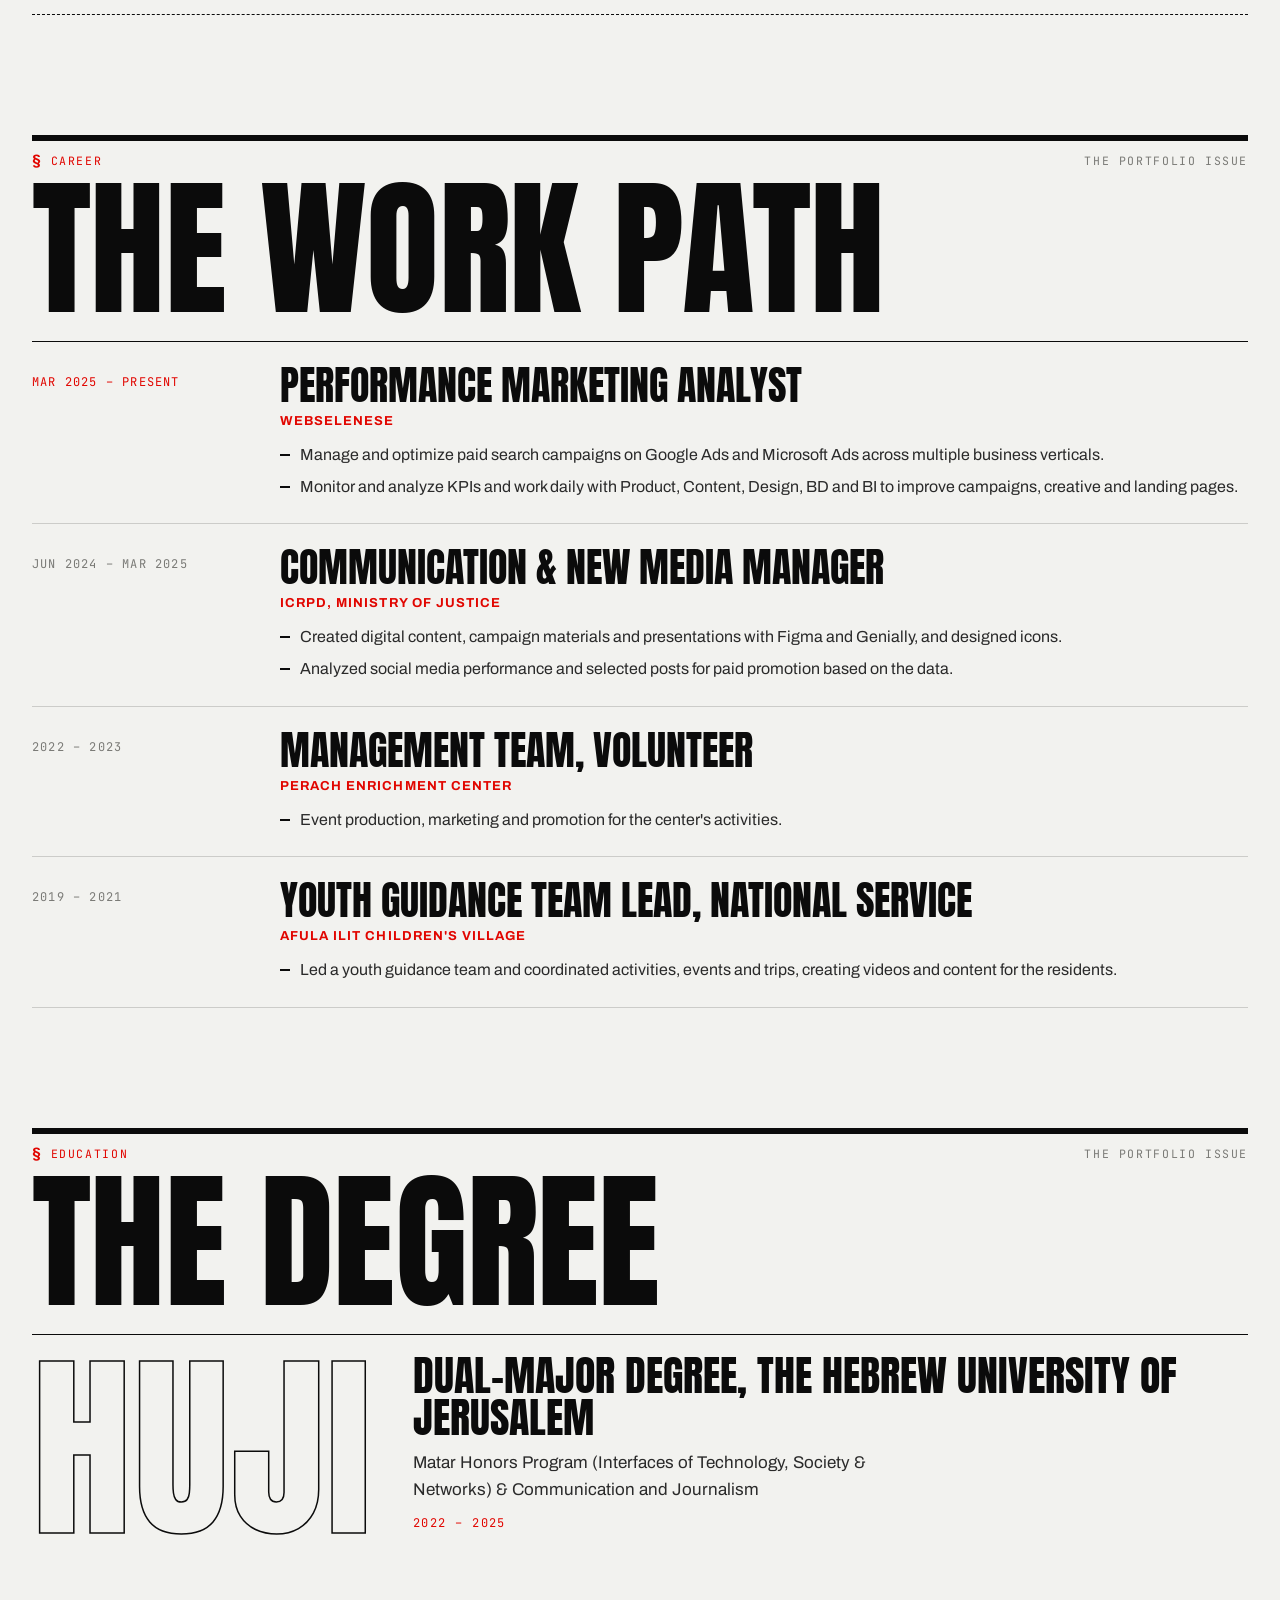
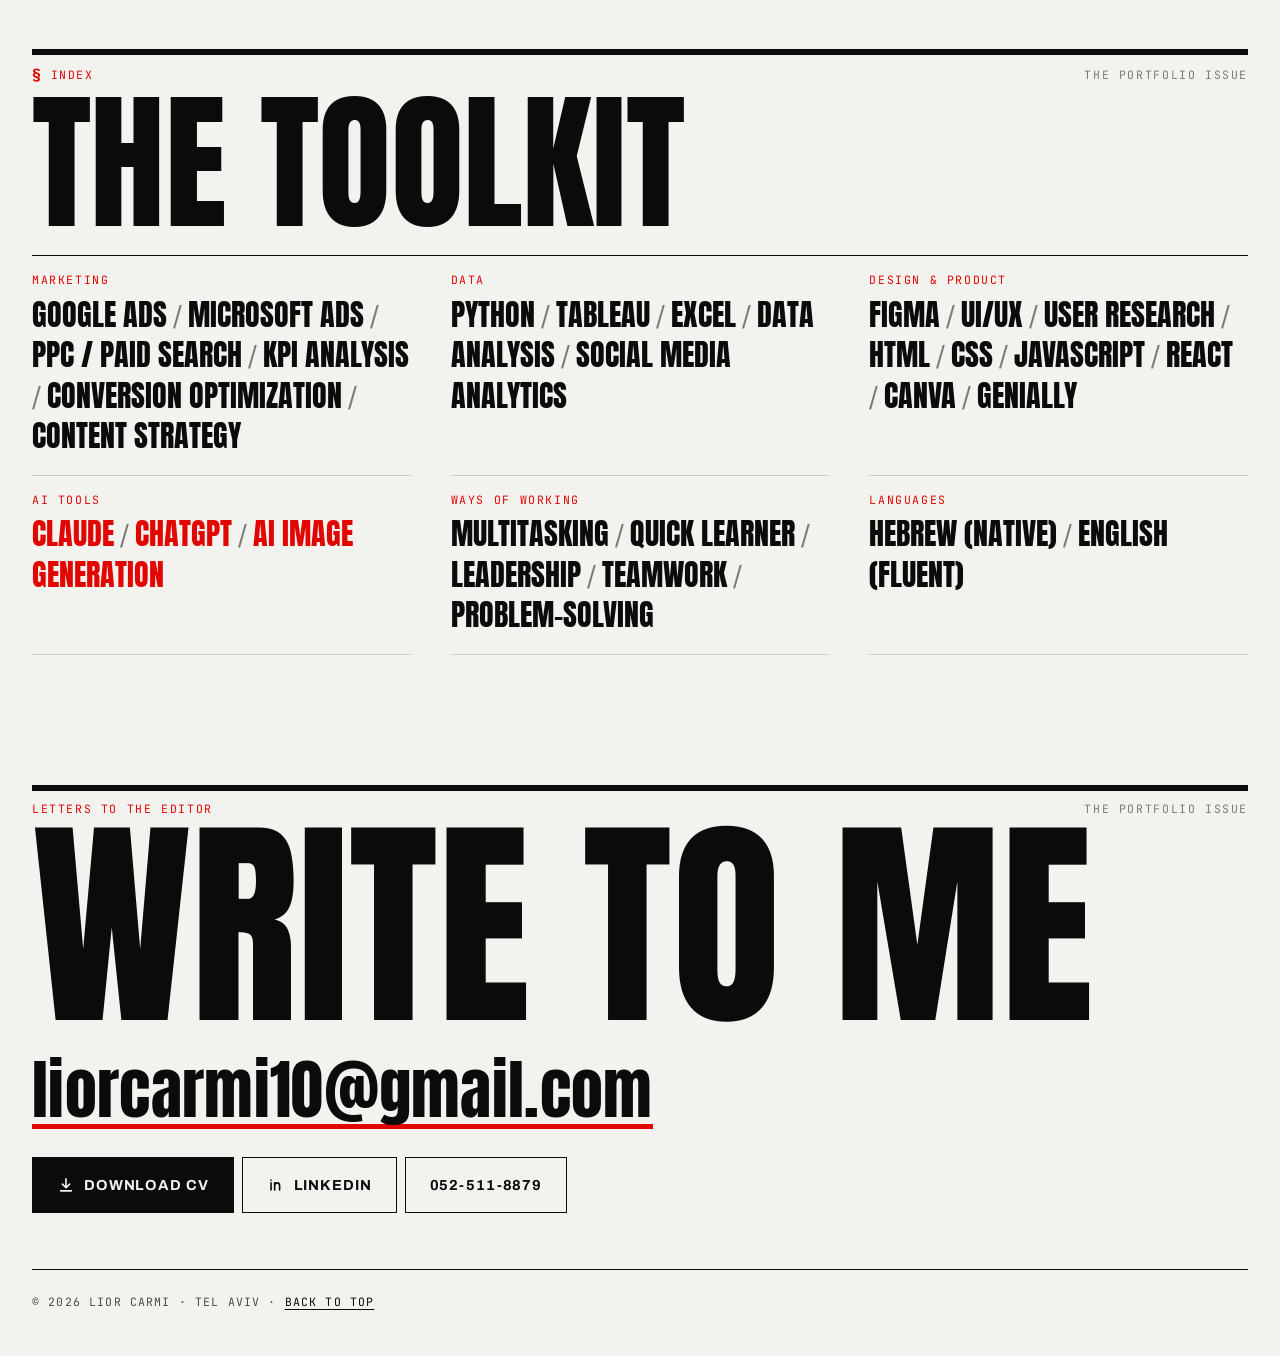
<file: editorial/index.html>
<!doctype html>
<html lang="en">
<head>
<meta charset="utf-8">
<meta name="viewport" content="width=device-width, initial-scale=1, viewport-fit=cover">
<meta name="theme-color" content="#F2F2EF">
<title>Lior Carmi · Performance Marketer · AI-native builder</title>
<meta name="description" content="Lior Carmi, Tel Aviv. Performance marketer who combines paid search, data, design and building with AI.">
<meta property="og:title" content="Lior Carmi · Performance Marketer · AI-native builder">
<meta property="og:description" content="Paid search, data, design and building with AI. Tel Aviv.">
<meta property="og:image" content="assets/img/lior.jpg">
<link rel="icon" href="data:image/svg+xml,%3Csvg xmlns='http://www.w3.org/2000/svg' viewBox='0 0 64 64'%3E%3Crect width='64' height='64' rx='16' fill='%23E10600'/%3E%3Ctext x='32' y='41' font-family='Arial' font-weight='700' font-size='25' fill='white' text-anchor='middle'%3ELC%3C/text%3E%3C/svg%3E">
<link rel="stylesheet" href="assets/fonts.css">
<link rel="stylesheet" href="assets/styles.css">
</head>
<body class="v-editorial">
<a class="skip" href="#main">Skip to content</a>
<svg width="0" height="0" style="position:absolute" aria-hidden="true">
  <symbol id="i-down" viewBox="0 0 20 20"><path d="M10 3v10m0 0-4-4m4 4 4-4M4 16.5h12" fill="none" stroke="currentColor" stroke-width="1.8" stroke-linecap="round" stroke-linejoin="round"/></symbol>
  <symbol id="i-in" viewBox="0 0 20 20"><path d="M4.5 7.5v8M4.5 4.6v.1M8.5 15.5v-4.6c0-1.9 1.2-3.2 2.9-3.2s2.6 1.2 2.6 3.2v4.6M8.5 7.5v8" fill="none" stroke="currentColor" stroke-width="1.8" stroke-linecap="round"/></symbol>
  <symbol id="i-mail" viewBox="0 0 20 20"><rect x="2.5" y="4.5" width="15" height="11" rx="2.2" fill="none" stroke="currentColor" stroke-width="1.7"/><path d="m3.5 6 6.5 5 6.5-5" fill="none" stroke="currentColor" stroke-width="1.7" stroke-linecap="round" stroke-linejoin="round"/></symbol>
  <symbol id="i-ext" viewBox="0 0 20 20"><path d="M7 13 14 6m0 0H8.5M14 6v5.5" fill="none" stroke="currentColor" stroke-width="1.8" stroke-linecap="round" stroke-linejoin="round"/></symbol>
  <symbol id="i-search" viewBox="0 0 24 24"><circle cx="10.5" cy="10.5" r="6" fill="none" stroke="currentColor" stroke-width="1.8"/><path d="m15 15 5 5" stroke="currentColor" stroke-width="1.8" stroke-linecap="round"/></symbol>
  <symbol id="i-spark" viewBox="0 0 24 24"><path d="M12 3.5c.6 4.2 2.3 6 6.5 6.5-4.2.6-5.9 2.3-6.5 6.5-.6-4.2-2.3-5.9-6.5-6.5 4.2-.5 5.9-2.3 6.5-6.5ZM18.5 15.5c.3 1.8 1 2.6 2.8 2.8-1.8.3-2.5 1-2.8 2.8-.3-1.8-1-2.5-2.8-2.8 1.8-.2 2.5-1 2.8-2.8Z" fill="none" stroke="currentColor" stroke-width="1.6" stroke-linejoin="round"/></symbol>
  <symbol id="i-pen" viewBox="0 0 24 24"><path d="M4 20h4L19 9a2.8 2.8 0 0 0-4-4L4 16v4ZM13.5 6.5l4 4" fill="none" stroke="currentColor" stroke-width="1.8" stroke-linejoin="round" stroke-linecap="round"/></symbol>
</svg>

<header class="header" id="top">
  <div class="header-in">
    <a class="mark" href="#top" aria-label="Lior Carmi, back to top">LC</a>
    <nav class="nav" aria-label="Sections"><a href="#work">Work</a><a href="#experience">Experience</a><a href="#skills">Skills</a><a href="#contact">Contact</a></nav>
    <div class="header-actions">
      <a class="btn btn-quiet" href="assets/Lior_Carmi_CV.pdf" download><svg class="ico" aria-hidden="true"><use href="#i-down"/></svg>CV</a>
      <a class="btn btn-primary" href="mailto:liorcarmi10@gmail.com">Say hi</a>
    </div>
  </div>
</header>

<main id="main">
<section class="hero">
  <div class="masthead" aria-hidden="true"><span>The Portfolio Issue</span><span class="m-mid">Marketing · Data · Design · AI</span><span>Tel Aviv · Nov 2026</span></div>
  <div class="wrap hero-grid">
    <div class="hero-photo"><img src="assets/img/lior.jpg" alt="Lior Carmi" width="800" height="800" fetchpriority="high"></div>
    <p class="open"><span class="open-k"><span class="dot" aria-hidden="true"></span>Now open to</span><span class="open-v">Growth · Product Marketing · AI Marketing roles</span></p>
    <div class="hero-text">
      <h1><span>Lior</span> <span>Carmi</span></h1>
      <p class="role"><span>Performance Marketer</span> · <span>AI-native builder</span> · <span>Tel Aviv</span></p>
      <p class="value">I bring paid search, data and design together, and I use AI to turn ideas into real, live products that people actually use.</p>
      <div class="hero-cta">
        <a class="btn btn-primary btn-lg cv" href="assets/Lior_Carmi_CV.pdf" download><svg class="ico" aria-hidden="true"><use href="#i-down"/></svg>Download CV</a>
        <a class="btn btn-outline btn-lg" href="https://www.linkedin.com/in/lior-carmi-0a711426a" target="_blank" rel="noopener"><svg class="ico" aria-hidden="true"><use href="#i-in"/></svg>LinkedIn</a>
        <a class="btn btn-outline btn-lg" href="mailto:liorcarmi10@gmail.com"><svg class="ico" aria-hidden="true"><use href="#i-mail"/></svg>Email</a>
      </div>
    </div>
    <ul class="coverlines" aria-label="In this issue">
        <li><b>Paid search</b> Google &amp; Microsoft Ads, at scale</li>
        <li><b>Built &amp; shipped</b> live web products from university</li>
        <li><b>Data × design × AI</b> one marketer, three toolkits</li>
      </ul>
  </div>
</section>


<section class="section s-bring "  aria-labelledby="bring-h">
  <div class="wrap">
    <header class="sec-head"><p class="eyebrow"><span class="kick">§</span> The brief</p><h2 id="bring-h" class="h2">Marketing brain, builder's hands</h2></header>
    <div class="cards3">
      <article class="vcard reveal"><span class="vicon"><svg class="ico" aria-hidden="true"><use href="#i-search"/></svg></span><h3>Paid acquisition</h3><p>I manage and optimize Google Ads &amp; Microsoft Ads search campaigns at scale, across multiple verticals, guided by KPIs and daily work with Product, Design and BI.</p></article>
      <article class="vcard reveal"><span class="vicon"><svg class="ico" aria-hidden="true"><use href="#i-spark"/></svg></span><h3>Build with AI</h3><p>From Figma to a live web product. I've helped build real apps in React and Next.js, and I work AI-first with Claude, ChatGPT and AI image tools.</p></article>
      <article class="vcard reveal"><span class="vicon"><svg class="ico" aria-hidden="true"><use href="#i-pen"/></svg></span><h3>Communication &amp; design</h3><p>A journalism and communications background: storytelling, content and campaign materials, plus UI/UX thinking for clear, user-first experiences.</p></article>
    </div>
  </div>
</section>

<section class="section s-work " id="work" aria-labelledby="work-h">
  <div class="wrap">
    <header class="sec-head"><p class="eyebrow"><span class="kick">§</span> Features</p><h2 id="work-h" class="h2">Built &amp; shipped</h2></header>
    <div class="projects">
      <article class="project reveal">
        <a class="shot" href="https://herocare-e3f95.web.app/" target="_blank" rel="noopener" aria-label="Open HeroCare live site"><img src="assets/img/herocare.jpg" alt="HeroCare Wellness homepage" width="1200" height="750"></a>
        <div class="p-body">
          <div class="p-head"><h3>HeroCare</h3><span class="badge">Live</span></div>
          <p class="p-line">Helps reservists find accessible therapists and make the most of their wellness grant.</p>
          <dl class="p-meta"><div><dt>My role</dt><dd>Development team member. Ran user research to refine features and usability, and connected the product vision to the build.</dd></div><div><dt>Tools</dt><dd>React · Vite · Firebase · User research</dd></div></dl>
          <a class="p-link" href="https://herocare-e3f95.web.app/" target="_blank" rel="noopener">Visit live site <svg class="ico" aria-hidden="true"><use href="#i-ext"/></svg></a>
        </div>
      </article>
      <article class="project reveal">
        <a class="shot" href="https://quizz-app-lac.vercel.app/" target="_blank" rel="noopener" aria-label="Open Quizz: student rights live site"><img src="assets/img/quizz-cover.jpg" alt="Student rights questionnaire, opening screen" width="1200" height="750"></a>
        <div class="p-body">
          <div class="p-head"><h3>Quizz: student rights</h3><span class="badge">Live</span></div>
          <p class="p-line">A friendly questionnaire that helps students discover the rights and benefits they're entitled to. Built with Bezalel Academy &amp; Kol Zchut.</p>
          <dl class="p-meta"><div><dt>My role</dt><dd>Development team member. Worked hands-on with designers and developers on a clear, user-friendly interface.</dd></div><div><dt>Tools</dt><dd>Next.js · React · Vercel</dd></div></dl>
          <a class="p-link" href="https://quizz-app-lac.vercel.app/" target="_blank" rel="noopener">Try the quiz <svg class="ico" aria-hidden="true"><use href="#i-ext"/></svg></a>
          <p class="desk-note">Best viewed on desktop. The quiz is built for desktop screens only.</p>
        </div>
      </article>
    </div>
    <!-- NEXT PROJECT SLOT: replace this card when the Base44 project is live (or delete it). -->
    <article class="next reveal"><span class="next-dot" aria-hidden="true"></span><p><b>Next build in progress.</b> A marketing tool that combines search-ads experience with AI and design. Coming soon.</p></article>
  </div>
</section>

<section class="section s-exp " id="experience" aria-labelledby="exp-h">
  <div class="wrap">
    <header class="sec-head"><p class="eyebrow"><span class="kick">§</span> Career</p><h2 id="exp-h" class="h2">The work path</h2></header>
    <ol class="timeline">
      <li class="t reveal"><p class="t-date">Mar 2025 – Present</p><div class="t-main"><h3>Performance Marketing Analyst <span class="t-org">Webselenese</span></h3><ul><li>Manage and optimize paid search campaigns on Google Ads and Microsoft Ads across multiple business verticals.</li><li>Monitor and analyze KPIs and work daily with Product, Content, Design, BD and BI to improve campaigns, creative and landing pages.</li></ul></div></li>
      <li class="t reveal"><p class="t-date">Jun 2024 – Mar 2025</p><div class="t-main"><h3>Communication &amp; New Media Manager <span class="t-org">ICRPD, Ministry of Justice</span></h3><ul><li>Created digital content, campaign materials and presentations with Figma and Genially, and designed icons.</li><li>Analyzed social media performance and selected posts for paid promotion based on the data.</li></ul></div></li>
      <li class="t reveal"><p class="t-date">2022 – 2023</p><div class="t-main"><h3>Management Team, Volunteer <span class="t-org">Perach Enrichment Center</span></h3><ul><li>Event production, marketing and promotion for the center's activities.</li></ul></div></li>
      <li class="t reveal"><p class="t-date">2019 – 2021</p><div class="t-main"><h3>Youth Guidance Team Lead, National Service <span class="t-org">Afula Ilit Children's Village</span></h3><ul><li>Led a youth guidance team and coordinated activities, events and trips, creating videos and content for the residents.</li></ul></div></li>
    </ol>
  </div>
</section>

<section class="section s-edu "  aria-labelledby="edu-h">
  <div class="wrap">
    <header class="sec-head"><p class="eyebrow"><span class="kick">§</span> Education</p><h2 id="edu-h" class="h2">The degree</h2></header>
    <article class="edu reveal"><div class="edu-mark" aria-hidden="true">HUJI</div><div><h3>Dual-major degree, The Hebrew University of Jerusalem</h3><p>Matar Honors Program (Interfaces of Technology, Society &amp; Networks) &amp; Communication and Journalism</p><p class="edu-date">2022 – 2025</p></div></article>
  </div>
</section>

<section class="section s-skills " id="skills" aria-labelledby="skills-h">
  <div class="wrap">
    <header class="sec-head"><p class="eyebrow"><span class="kick">§</span> Index</p><h2 id="skills-h" class="h2">The toolkit</h2></header>
    <div class="skill-grid">
      <div class="sgroup reveal"><h3>Marketing</h3><p class="chips"><span>Google Ads</span><span>Microsoft Ads</span><span>PPC / Paid search</span><span>KPI analysis</span><span>Conversion optimization</span><span>Content strategy</span></p></div>
      <div class="sgroup reveal"><h3>Data</h3><p class="chips"><span>Python</span><span>Tableau</span><span>Excel</span><span>Data analysis</span><span>Social media analytics</span></p></div>
      <div class="sgroup reveal"><h3>Design &amp; Product</h3><p class="chips"><span>Figma</span><span>UI/UX</span><span>User research</span><span>HTML</span><span>CSS</span><span>JavaScript</span><span>React</span><span>Canva</span><span>Genially</span></p></div>
      <div class="sgroup reveal"><h3>AI tools</h3><p class="chips"><span class="ai">Claude</span><span class="ai">ChatGPT</span><span class="ai">AI image generation</span></p></div>
      <div class="sgroup reveal"><h3>Ways of working</h3><p class="chips"><span>Multitasking</span><span>Quick learner</span><span>Leadership</span><span>Teamwork</span><span>Problem-solving</span></p></div>
      <div class="sgroup reveal"><h3>Languages</h3><p class="chips"><span>Hebrew (native)</span><span>English (fluent)</span></p></div>
    </div>
  </div>
</section>

<section class="contact" id="contact" aria-labelledby="contact-h">
  <div class="wrap contact-in">
    <p class="eyebrow">Letters to the editor</p>
    <h2 id="contact-h">Write to me</h2>
    <a class="big-mail" href="mailto:liorcarmi10@gmail.com">liorcarmi10@gmail.com</a>
    <div class="contact-cta">
      <a class="btn btn-primary btn-lg" href="assets/Lior_Carmi_CV.pdf" download><svg class="ico" aria-hidden="true"><use href="#i-down"/></svg>Download CV</a>
      <a class="btn btn-outline btn-lg" href="https://www.linkedin.com/in/lior-carmi-0a711426a" target="_blank" rel="noopener"><svg class="ico" aria-hidden="true"><use href="#i-in"/></svg>LinkedIn</a>
      <a class="btn btn-outline btn-lg" href="tel:+972525118879">052-511-8879</a>
    </div>
    <p class="foot">© 2026 Lior Carmi · Tel Aviv · <a href="#top">Back to top</a></p>
  </div>
</section>
</main>
<script src="assets/main.js"></script>
</body>
</html>
</file>
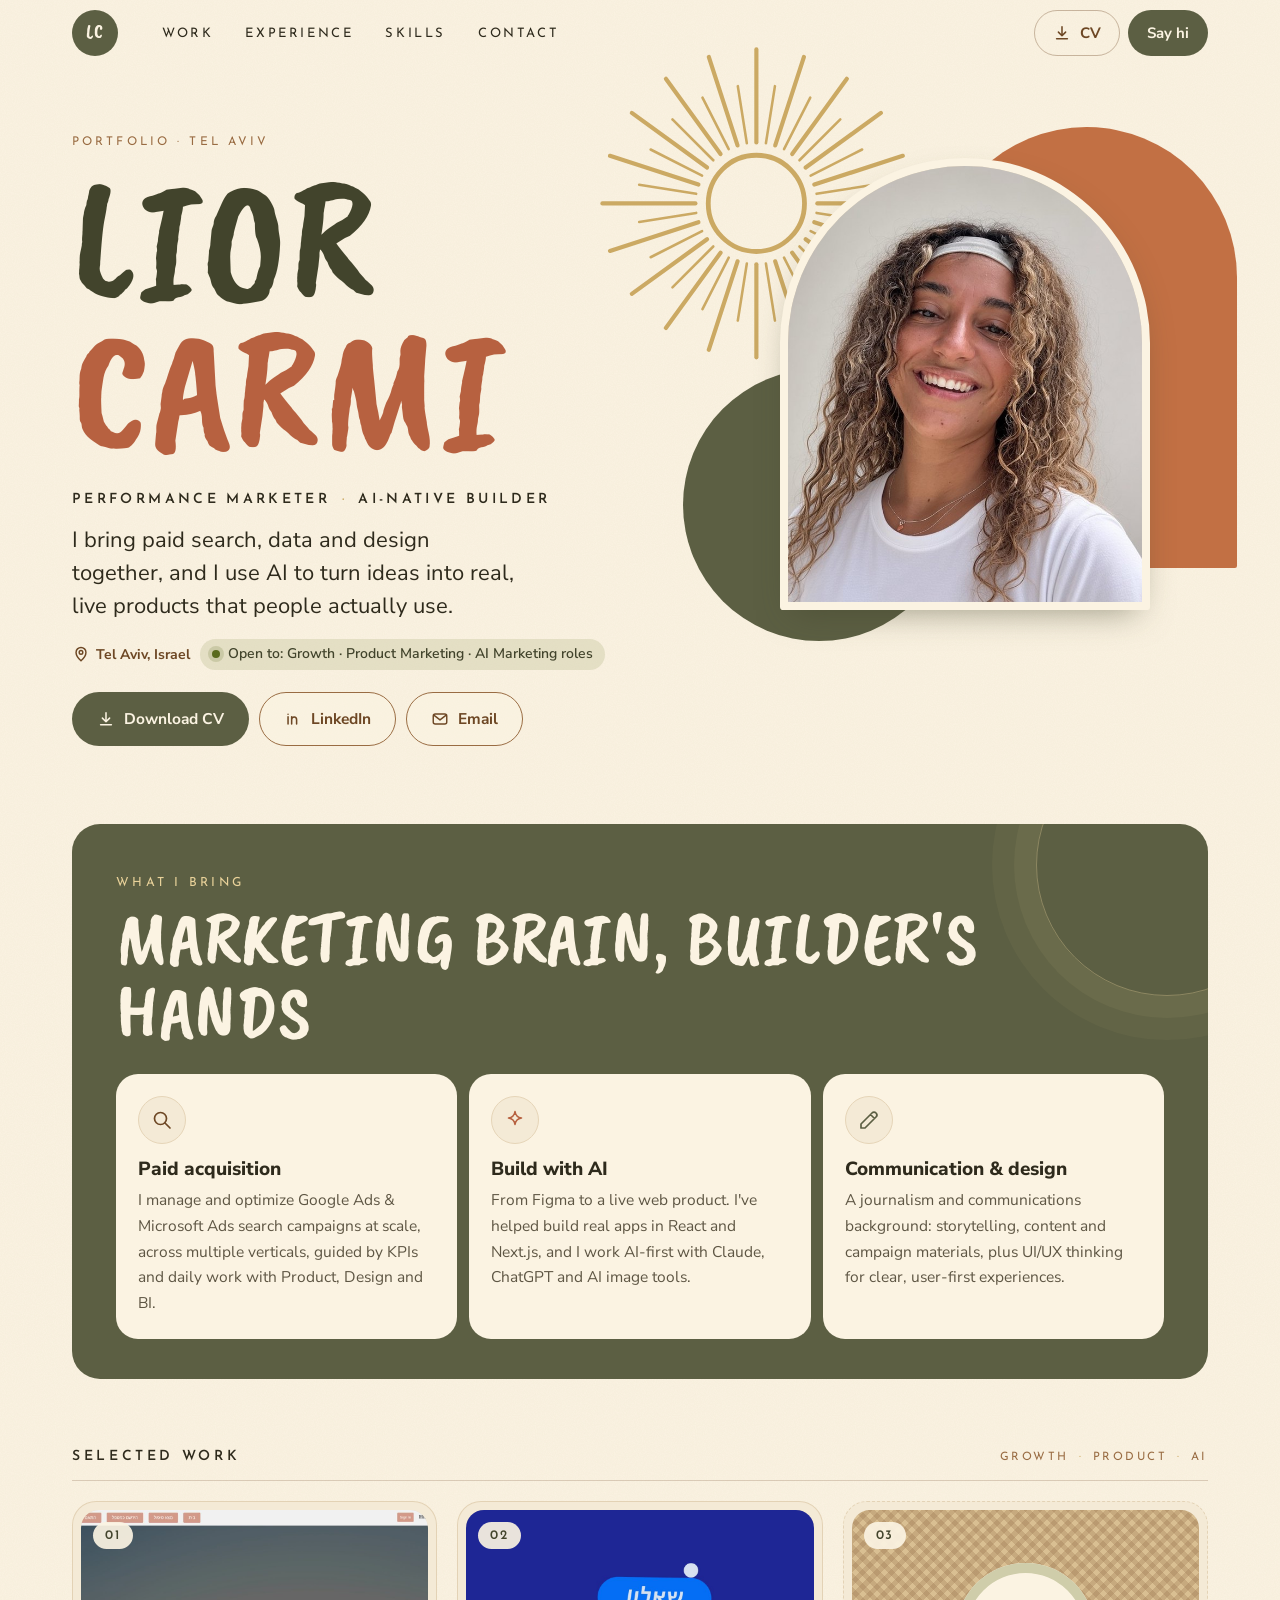
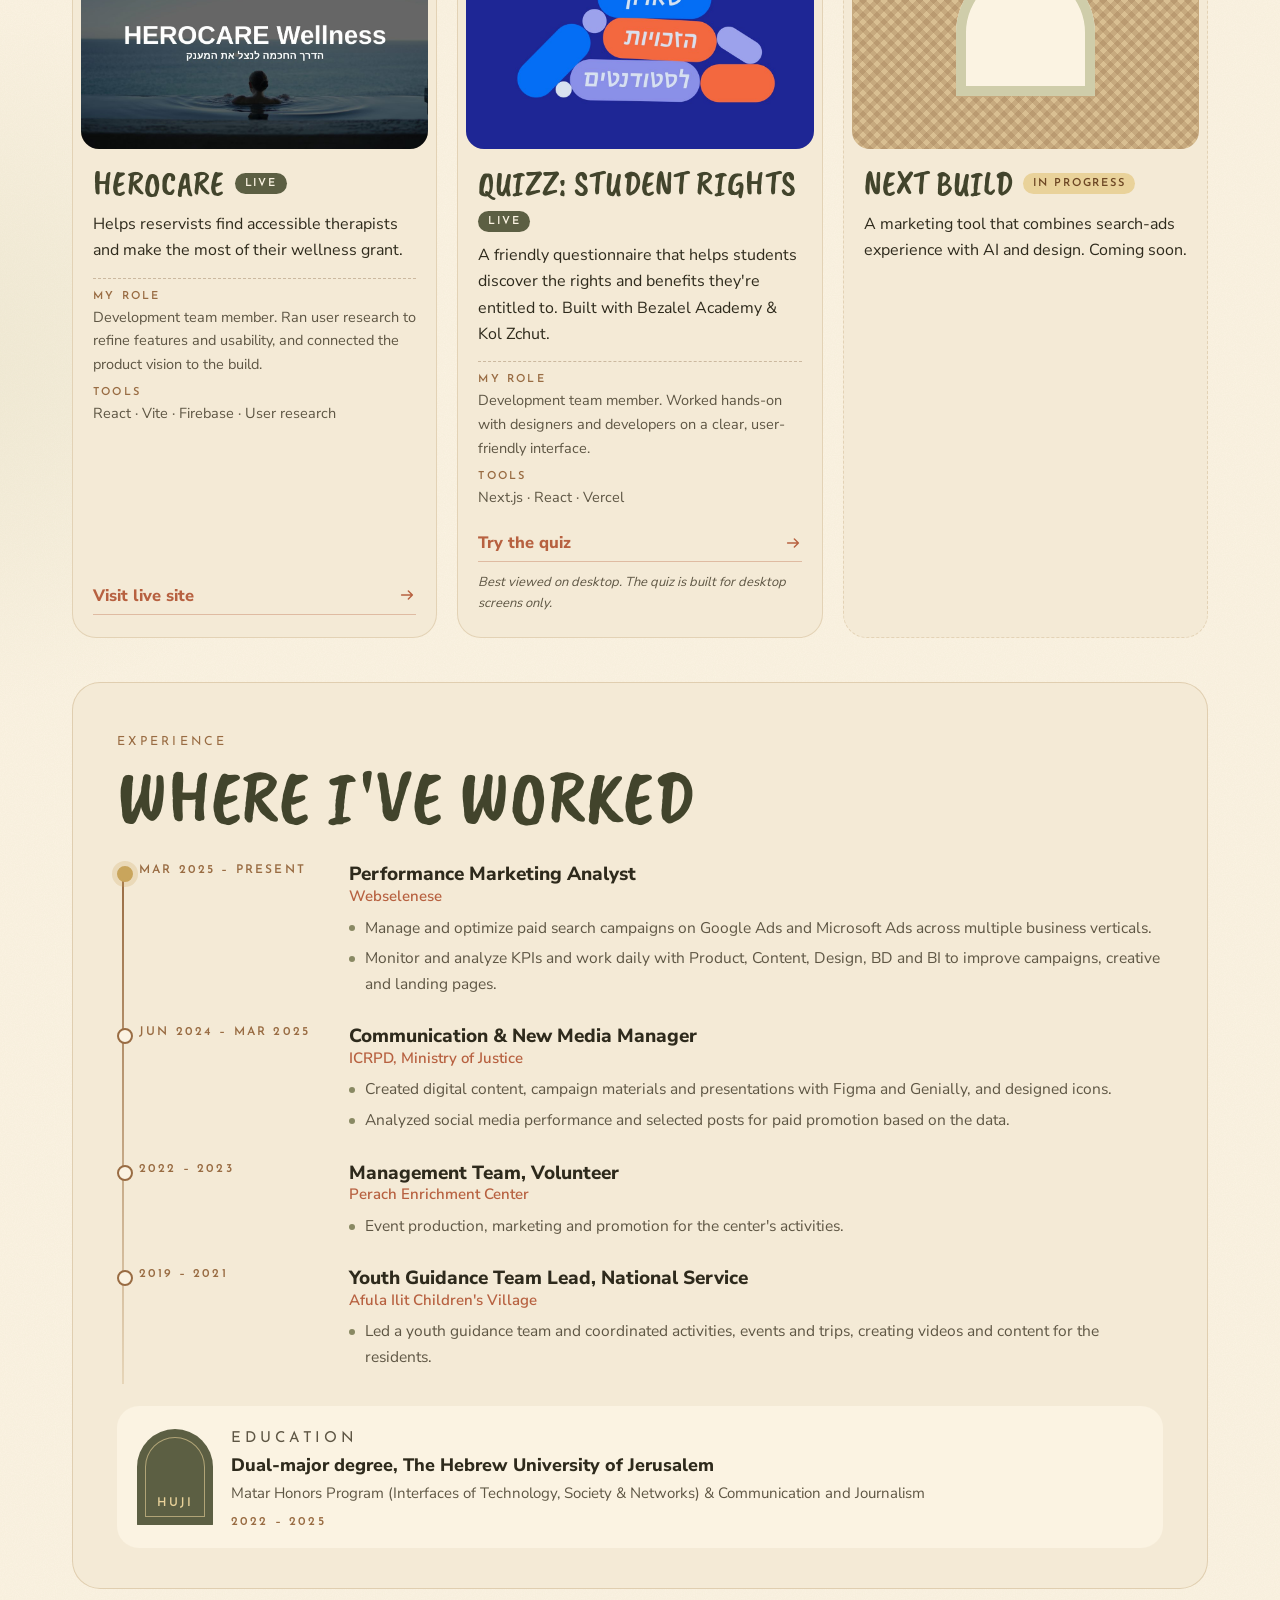
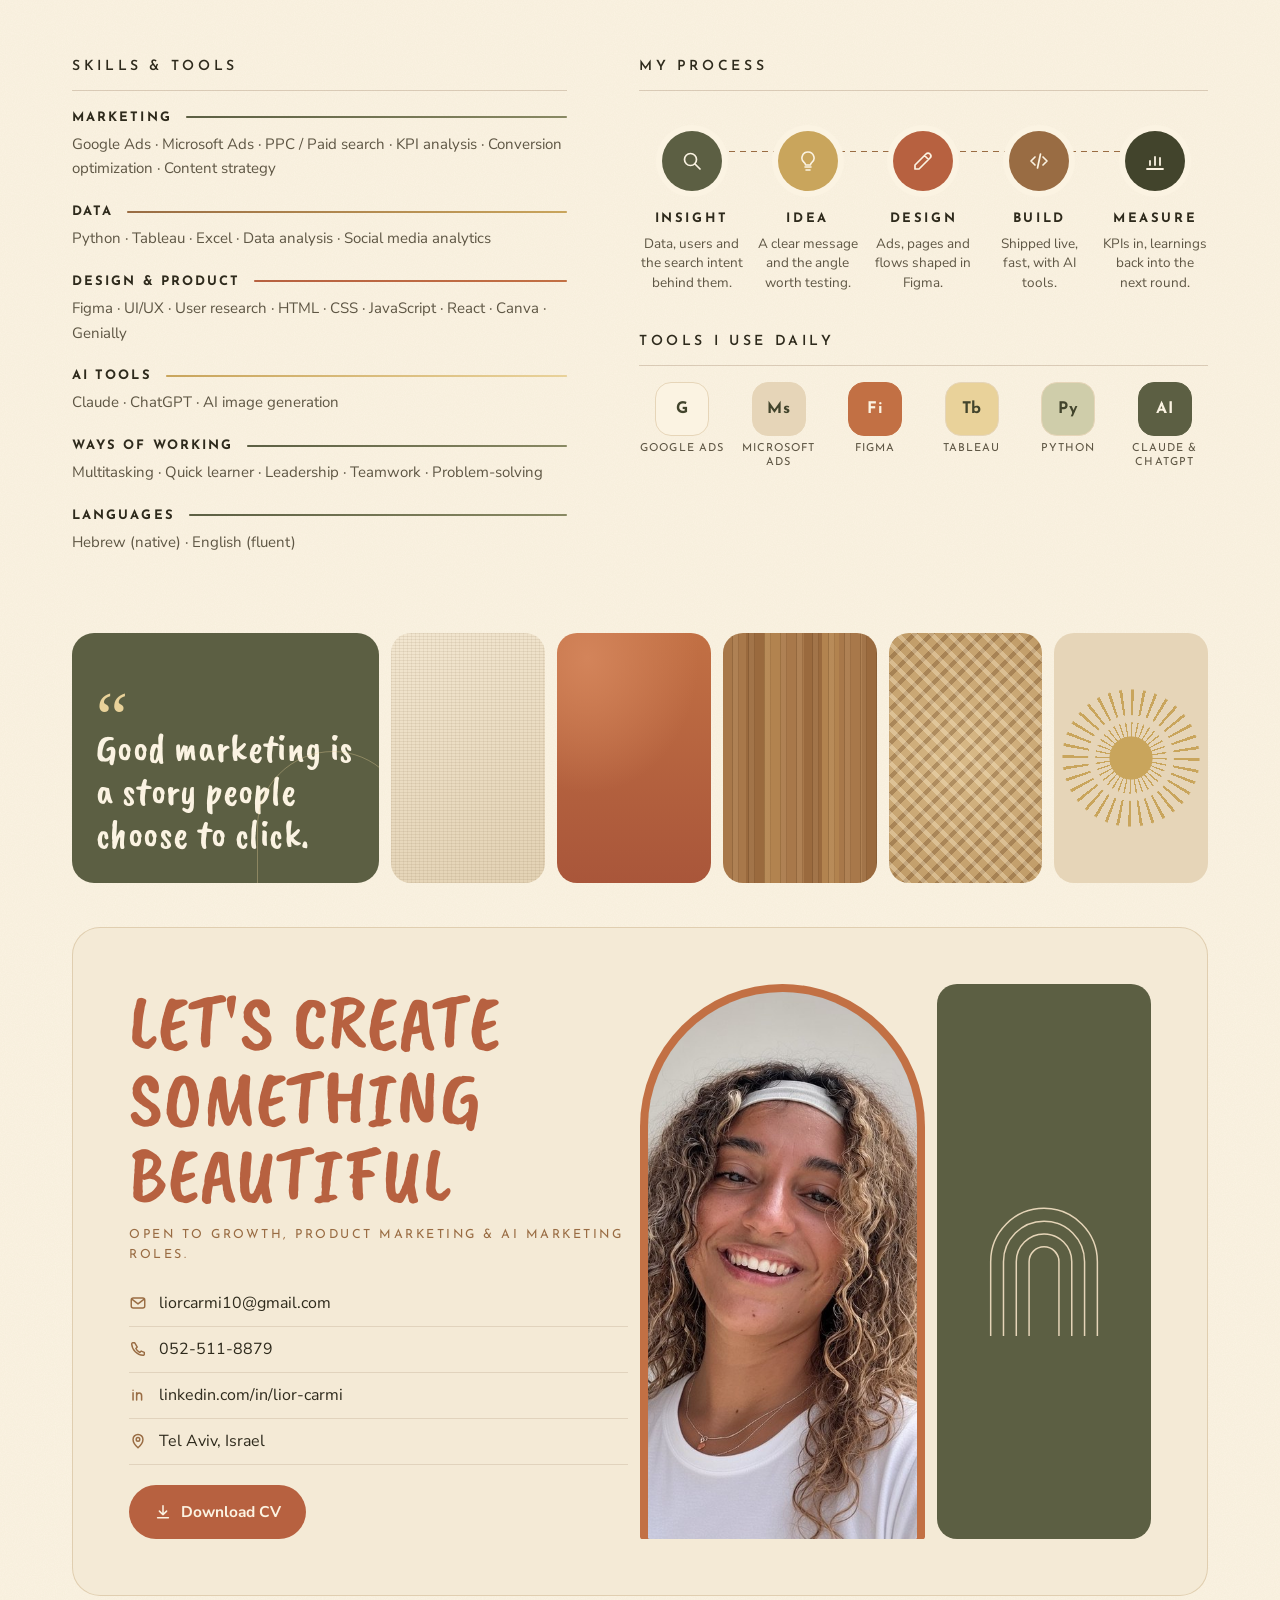
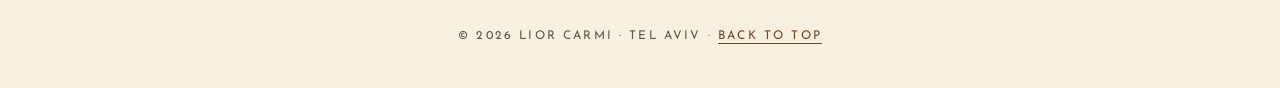
<file: warm/index.html>
<!doctype html>
<html lang="en">
<head>
<meta charset="utf-8">
<meta name="viewport" content="width=device-width, initial-scale=1, viewport-fit=cover">
<meta name="theme-color" content="#FBF3E2">
<title>Lior Carmi · Performance Marketer · AI-native builder</title>
<meta name="description" content="Lior Carmi, Tel Aviv. Performance marketer who combines paid search, data, design and building with AI.">
<meta property="og:title" content="Lior Carmi · Performance Marketer · AI-native builder">
<meta property="og:description" content="Paid search, data, design and building with AI. Tel Aviv.">
<meta property="og:image" content="assets/img/lior.jpg">
<link rel="icon" href="data:image/svg+xml,%3Csvg xmlns='http://www.w3.org/2000/svg' viewBox='0 0 64 64'%3E%3Ccircle cx='32' cy='32' r='32' fill='%235C5F43'/%3E%3Ctext x='32' y='41' font-family='Arial' font-weight='700' font-size='24' fill='%23FBF3E2' text-anchor='middle'%3ELC%3C/text%3E%3C/svg%3E">
<link rel="stylesheet" href="assets/fonts.css">
<link rel="stylesheet" href="assets/styles.css">
</head>
<body>
<a class="skip" href="#main">Skip to content</a>
<svg width="0" height="0" style="position:absolute" aria-hidden="true">
  <symbol id="i-down" viewBox="0 0 20 20"><path d="M10 3v10m0 0-4-4m4 4 4-4M4 16.5h12" fill="none" stroke="currentColor" stroke-width="1.7" stroke-linecap="round" stroke-linejoin="round"/></symbol>
  <symbol id="i-in" viewBox="0 0 20 20"><path d="M4.5 7.5v8M4.5 4.6v.1M8.5 15.5v-4.6c0-1.9 1.2-3.2 2.9-3.2s2.6 1.2 2.6 3.2v4.6M8.5 7.5v8" fill="none" stroke="currentColor" stroke-width="1.7" stroke-linecap="round"/></symbol>
  <symbol id="i-mail" viewBox="0 0 20 20"><rect x="2.5" y="4.5" width="15" height="11" rx="2.2" fill="none" stroke="currentColor" stroke-width="1.6"/><path d="m3.5 6 6.5 5 6.5-5" fill="none" stroke="currentColor" stroke-width="1.6" stroke-linecap="round" stroke-linejoin="round"/></symbol>
  <symbol id="i-phone" viewBox="0 0 20 20"><path d="M6.2 3h-2A1.3 1.3 0 0 0 3 4.4C3.4 11 9 16.6 15.6 17a1.3 1.3 0 0 0 1.4-1.3v-2l-3.4-1.4-1.6 1.6a9 9 0 0 1-4.4-4.4l1.6-1.6Z" fill="none" stroke="currentColor" stroke-width="1.6" stroke-linejoin="round"/></symbol>
  <symbol id="i-pin" viewBox="0 0 20 20"><path d="M10 17.5s5.5-5 5.5-9.3a5.5 5.5 0 0 0-11 0c0 4.3 5.5 9.3 5.5 9.3Z" fill="none" stroke="currentColor" stroke-width="1.6"/><circle cx="10" cy="8.2" r="2" fill="none" stroke="currentColor" stroke-width="1.6"/></symbol>
  <symbol id="i-arrow" viewBox="0 0 20 20"><path d="M4 10h12m0 0-4.5-4.5M16 10l-4.5 4.5" fill="none" stroke="currentColor" stroke-width="1.6" stroke-linecap="round" stroke-linejoin="round"/></symbol>
  <symbol id="i-ext" viewBox="0 0 20 20"><path d="M7 13 14 6m0 0H8.5M14 6v5.5" fill="none" stroke="currentColor" stroke-width="1.7" stroke-linecap="round" stroke-linejoin="round"/></symbol>
  <symbol id="i-search" viewBox="0 0 24 24"><circle cx="10.5" cy="10.5" r="6" fill="none" stroke="currentColor" stroke-width="1.7"/><path d="m15 15 5 5" stroke="currentColor" stroke-width="1.7" stroke-linecap="round"/></symbol>
  <symbol id="i-spark" viewBox="0 0 24 24"><path d="M12 3.5c.6 4.2 2.3 6 6.5 6.5-4.2.6-5.9 2.3-6.5 6.5-.6-4.2-2.3-5.9-6.5-6.5 4.2-.5 5.9-2.3 6.5-6.5Z" fill="none" stroke="currentColor" stroke-width="1.6" stroke-linejoin="round"/></symbol>
  <symbol id="i-pen" viewBox="0 0 24 24"><path d="M4 20h4L19 9a2.8 2.8 0 0 0-4-4L4 16v4ZM13.5 6.5l4 4" fill="none" stroke="currentColor" stroke-width="1.7" stroke-linejoin="round" stroke-linecap="round"/></symbol>
  <symbol id="i-bulb" viewBox="0 0 24 24"><path d="M9 18h6M10 21h4M12 3a6 6 0 0 0-3.5 10.9c.6.5 1 1.2 1 2V16h5v-.1c0-.8.4-1.5 1-2A6 6 0 0 0 12 3Z" fill="none" stroke="currentColor" stroke-width="1.6" stroke-linejoin="round" stroke-linecap="round"/></symbol>
  <symbol id="i-code" viewBox="0 0 24 24"><path d="m8 8-4 4 4 4M16 8l4 4-4 4M13.5 5l-3 14" fill="none" stroke="currentColor" stroke-width="1.7" stroke-linecap="round" stroke-linejoin="round"/></symbol>
  <symbol id="i-chart" viewBox="0 0 24 24"><path d="M4 20h16M7 16v-4M12 16V8M17 16v-7" fill="none" stroke="currentColor" stroke-width="1.8" stroke-linecap="round"/></symbol>
</svg>

<header class="header" id="top">
  <div class="header-in">
    <a class="mark" href="#top" aria-label="Lior Carmi, back to top">LC</a>
    <nav class="nav" aria-label="Sections"><a href="#work">Work</a><a href="#experience">Experience</a><a href="#skills">Skills</a><a href="#contact">Contact</a></nav>
    <div class="header-actions">
      <a class="btn btn-ghost" href="assets/Lior_Carmi_CV.pdf" download><svg class="ico" aria-hidden="true"><use href="#i-down"/></svg>CV</a>
      <a class="btn btn-olive" href="mailto:liorcarmi10@gmail.com">Say hi</a>
    </div>
  </div>
</header>

<main id="main">
<!-- HERO -->
<section class="hero">
  <div class="wrap hero-grid">
    <p class="kicker">Portfolio · Tel Aviv</p>
    <h1 class="name"><span>Lior</span> <span>Carmi</span></h1>
    <div class="hero-art" aria-hidden="false">
      <span class="shape s-rust" aria-hidden="true"></span>
      <span class="shape s-olive" aria-hidden="true"></span>
      <svg class="sun" viewBox="-100 -100 200 200" aria-hidden="true"><g stroke="#C9A55C" stroke-linecap="round" id="rays"></g><circle r="30" fill="none" stroke="#C9A55C" stroke-width="3"/></svg>
      <figure class="arch-photo"><img src="assets/img/lior.jpg" alt="Lior Carmi" width="800" height="800" fetchpriority="high"></figure>
    </div>
    <p class="role"><span>Performance Marketer</span> <i>·</i> <span>AI-native builder</span></p>
    <div class="hero-copy">
      <p class="value">I bring paid search, data and design together, and I use AI to turn ideas into real, live products that people actually use.</p>
      <p class="meta"><span class="loc"><svg class="ico" aria-hidden="true"><use href="#i-pin"/></svg>Tel Aviv, Israel</span><span class="open"><span class="dot" aria-hidden="true"></span>Open to: Growth · Product Marketing · AI Marketing roles</span></p>
      <div class="hero-cta">
        <a class="btn btn-olive btn-lg cv" href="assets/Lior_Carmi_CV.pdf" download><svg class="ico" aria-hidden="true"><use href="#i-down"/></svg>Download CV</a>
        <a class="btn btn-line btn-lg" href="https://www.linkedin.com/in/lior-carmi-0a711426a" target="_blank" rel="noopener"><svg class="ico" aria-hidden="true"><use href="#i-in"/></svg>LinkedIn</a>
        <a class="btn btn-line btn-lg" href="mailto:liorcarmi10@gmail.com"><svg class="ico" aria-hidden="true"><use href="#i-mail"/></svg>Email</a>
      </div>
    </div>
  </div>
</section>

<!-- WHAT I BRING -->
<section class="section bring" aria-labelledby="bring-h">
  <div class="wrap">
    <div class="panel olive-panel">
      <header class="sec-head"><p class="label">What I bring</p><h2 id="bring-h" class="h2">Marketing brain, builder's hands</h2></header>
      <div class="cards3">
        <article class="vcard reveal"><span class="vicon"><svg aria-hidden="true"><use href="#i-search"/></svg></span><h3>Paid acquisition</h3><p>I manage and optimize Google Ads &amp; Microsoft Ads search campaigns at scale, across multiple verticals, guided by KPIs and daily work with Product, Design and BI.</p></article>
        <article class="vcard reveal"><span class="vicon"><svg aria-hidden="true"><use href="#i-spark"/></svg></span><h3>Build with AI</h3><p>From Figma to a live web product. I've helped build real apps in React and Next.js, and I work AI-first with Claude, ChatGPT and AI image tools.</p></article>
        <article class="vcard reveal"><span class="vicon"><svg aria-hidden="true"><use href="#i-pen"/></svg></span><h3>Communication &amp; design</h3><p>A journalism and communications background: storytelling, content and campaign materials, plus UI/UX thinking for clear, user-first experiences.</p></article>
      </div>
    </div>
  </div>
</section>

<!-- SELECTED WORK -->
<section class="section work" id="work" aria-labelledby="work-h">
  <div class="wrap">
    <header class="sec-row"><h2 id="work-h" class="label lg">Selected work</h2><p class="tags">Growth <i>·</i> Product <i>·</i> AI</p></header>
    <div class="projects">
      <article class="project reveal">
        <a class="shot" href="https://herocare-e3f95.web.app/" target="_blank" rel="noopener" aria-label="Open HeroCare live site"><img src="assets/img/herocare.jpg" alt="HeroCare Wellness homepage" width="1200" height="750" loading="lazy"><span class="pnum">01</span></a>
        <div class="p-body">
          <div class="p-head"><h3>HeroCare</h3><span class="badge">Live</span></div>
          <p class="p-line">Helps reservists find accessible therapists and make the most of their wellness grant.</p>
          <dl class="p-meta"><div><dt>My role</dt><dd>Development team member. Ran user research to refine features and usability, and connected the product vision to the build.</dd></div><div><dt>Tools</dt><dd>React · Vite · Firebase · User research</dd></div></dl>
          <a class="p-link" href="https://herocare-e3f95.web.app/" target="_blank" rel="noopener">Visit live site <svg class="ico" aria-hidden="true"><use href="#i-arrow"/></svg></a>
        </div>
      </article>
      <article class="project reveal">
        <a class="shot" href="https://quizz-app-lac.vercel.app/" target="_blank" rel="noopener" aria-label="Open Quizz live site"><img src="assets/img/quizz-cover.jpg" alt="Student rights questionnaire, opening screen" width="1200" height="750" loading="lazy"><span class="pnum">02</span></a>
        <div class="p-body">
          <div class="p-head"><h3>Quizz: student rights</h3><span class="badge">Live</span></div>
          <p class="p-line">A friendly questionnaire that helps students discover the rights and benefits they're entitled to. Built with Bezalel Academy &amp; Kol Zchut.</p>
          <dl class="p-meta"><div><dt>My role</dt><dd>Development team member. Worked hands-on with designers and developers on a clear, user-friendly interface.</dd></div><div><dt>Tools</dt><dd>Next.js · React · Vercel</dd></div></dl>
          <a class="p-link" href="https://quizz-app-lac.vercel.app/" target="_blank" rel="noopener">Try the quiz <svg class="ico" aria-hidden="true"><use href="#i-arrow"/></svg></a>
          <p class="desk-note">Best viewed on desktop. The quiz is built for desktop screens only.</p>
        </div>
      </article>
      <!-- NEXT PROJECT SLOT: replace this card when the Base44 project is live (or delete it). -->
      <article class="project next reveal">
        <div class="shot shot-next" aria-hidden="true"><span class="pnum">03</span><span class="next-art"></span></div>
        <div class="p-body">
          <div class="p-head"><h3>Next build</h3><span class="badge badge-soft">In progress</span></div>
          <p class="p-line">A marketing tool that combines search-ads experience with AI and design. Coming soon.</p>
        </div>
      </article>
    </div>
  </div>
</section>

<!-- EXPERIENCE + EDUCATION -->
<section class="section exp" id="experience" aria-labelledby="exp-h">
  <div class="wrap">
    <div class="panel sand-panel">
      <header class="sec-head"><p class="label">Experience</p><h2 id="exp-h" class="h2">Where I've worked</h2></header>
      <ol class="timeline">
        <li class="t reveal"><p class="t-date">Mar 2025 – Present</p><div class="t-main"><h3>Performance Marketing Analyst <span class="t-org">Webselenese</span></h3><ul><li>Manage and optimize paid search campaigns on Google Ads and Microsoft Ads across multiple business verticals.</li><li>Monitor and analyze KPIs and work daily with Product, Content, Design, BD and BI to improve campaigns, creative and landing pages.</li></ul></div></li>
        <li class="t reveal"><p class="t-date">Jun 2024 – Mar 2025</p><div class="t-main"><h3>Communication &amp; New Media Manager <span class="t-org">ICRPD, Ministry of Justice</span></h3><ul><li>Created digital content, campaign materials and presentations with Figma and Genially, and designed icons.</li><li>Analyzed social media performance and selected posts for paid promotion based on the data.</li></ul></div></li>
        <li class="t reveal"><p class="t-date">2022 – 2023</p><div class="t-main"><h3>Management Team, Volunteer <span class="t-org">Perach Enrichment Center</span></h3><ul><li>Event production, marketing and promotion for the center's activities.</li></ul></div></li>
        <li class="t reveal"><p class="t-date">2019 – 2021</p><div class="t-main"><h3>Youth Guidance Team Lead, National Service <span class="t-org">Afula Ilit Children's Village</span></h3><ul><li>Led a youth guidance team and coordinated activities, events and trips, creating videos and content for the residents.</li></ul></div></li>
      </ol>
      <article class="edu reveal" aria-label="Education">
        <div class="edu-arch" aria-hidden="true"><span>HUJI</span></div>
        <div><p class="label">Education</p><h3>Dual-major degree, The Hebrew University of Jerusalem</h3><p>Matar Honors Program (Interfaces of Technology, Society &amp; Networks) &amp; Communication and Journalism</p><p class="edu-date">2022 – 2025</p></div>
      </article>
    </div>
  </div>
</section>

<!-- SKILLS + PROCESS -->
<section class="section skills" id="skills" aria-labelledby="skills-h">
  <div class="wrap split">
    <div class="skills-col">
      <h2 id="skills-h" class="label lg">Skills &amp; tools</h2>
      <ul class="skill-lines">
        <li class="reveal"><div class="sl-top"><b>Marketing</b><span class="line" aria-hidden="true"></span></div><p>Google Ads · Microsoft Ads · PPC / Paid search · KPI analysis · Conversion optimization · Content strategy</p></li>
        <li class="reveal"><div class="sl-top"><b>Data</b><span class="line" aria-hidden="true"></span></div><p>Python · Tableau · Excel · Data analysis · Social media analytics</p></li>
        <li class="reveal"><div class="sl-top"><b>Design &amp; Product</b><span class="line" aria-hidden="true"></span></div><p>Figma · UI/UX · User research · HTML · CSS · JavaScript · React · Canva · Genially</p></li>
        <li class="reveal"><div class="sl-top"><b>AI tools</b><span class="line" aria-hidden="true"></span></div><p>Claude · ChatGPT · AI image generation</p></li>
        <li class="reveal"><div class="sl-top"><b>Ways of working</b><span class="line" aria-hidden="true"></span></div><p>Multitasking · Quick learner · Leadership · Teamwork · Problem-solving</p></li>
        <li class="reveal"><div class="sl-top"><b>Languages</b><span class="line" aria-hidden="true"></span></div><p>Hebrew (native) · English (fluent)</p></li>
      </ul>

    </div>
    <div class="process-col">
      <h2 class="label lg">My process</h2>
      <ol class="process">
        <li class="reveal"><span class="pc c1"><svg aria-hidden="true"><use href="#i-search"/></svg></span><div><b>Insight</b><p>Data, users and the search intent behind them.</p></div></li>
        <li class="reveal"><span class="pc c2"><svg aria-hidden="true"><use href="#i-bulb"/></svg></span><div><b>Idea</b><p>A clear message and the angle worth testing.</p></div></li>
        <li class="reveal"><span class="pc c3"><svg aria-hidden="true"><use href="#i-pen"/></svg></span><div><b>Design</b><p>Ads, pages and flows shaped in Figma.</p></div></li>
        <li class="reveal"><span class="pc c4"><svg aria-hidden="true"><use href="#i-code"/></svg></span><div><b>Build</b><p>Shipped live, fast, with AI tools.</p></div></li>
        <li class="reveal"><span class="pc c5"><svg aria-hidden="true"><use href="#i-chart"/></svg></span><div><b>Measure</b><p>KPIs in, learnings back into the next round.</p></div></li>
      </ol>
      <h3 class="label lg tools-h">Tools I use daily</h3>
      <ul class="tools" aria-label="Main tools">
        <li><span class="tile">G</span>Google Ads</li><li><span class="tile">Ms</span>Microsoft Ads</li><li><span class="tile">Fi</span>Figma</li><li><span class="tile">Tb</span>Tableau</li><li><span class="tile">Py</span>Python</li><li><span class="tile">AI</span>Claude &amp; ChatGPT</li>
      </ul>
    </div>
  </div>
</section>

<!-- MOODBOARD -->
<section class="mood" aria-label="Moodboard">
  <div class="wrap mood-grid">
    <blockquote class="quote reveal"><span class="qmark" aria-hidden="true">“</span><p>Good marketing is a story people choose to click.</p></blockquote>
    <span class="tex t-linen" aria-hidden="true"></span>
    <span class="tex t-rust" aria-hidden="true"></span>
    <span class="tex t-oak" aria-hidden="true"></span>
    <span class="tex t-rattan" aria-hidden="true"></span>
    <span class="tex t-sun" aria-hidden="true"></span>
  </div>
</section>

<!-- CONTACT -->
<section class="contact" id="contact" aria-labelledby="contact-h">
  <div class="wrap">
    <div class="contact-card">
      <div class="c-text">
        <h2 id="contact-h">Let's create something beautiful</h2>
        <p class="c-sub">Open to Growth, Product Marketing &amp; AI Marketing roles.</p>
        <ul class="c-list">
          <li><a href="mailto:liorcarmi10@gmail.com"><svg class="ico" aria-hidden="true"><use href="#i-mail"/></svg>liorcarmi10@gmail.com</a></li>
          <li><a href="tel:+972525118879"><svg class="ico" aria-hidden="true"><use href="#i-phone"/></svg>052-511-8879</a></li>
          <li><a href="https://www.linkedin.com/in/lior-carmi-0a711426a" target="_blank" rel="noopener"><svg class="ico" aria-hidden="true"><use href="#i-in"/></svg>linkedin.com/in/lior-carmi</a></li>
          <li><span><svg class="ico" aria-hidden="true"><use href="#i-pin"/></svg>Tel Aviv, Israel</span></li>
        </ul>
        <a class="btn btn-rust btn-lg" href="assets/Lior_Carmi_CV.pdf" download><svg class="ico" aria-hidden="true"><use href="#i-down"/></svg>Download CV</a>
      </div>
      <figure class="c-photo"><img src="assets/img/lior.jpg" alt="Lior Carmi" width="800" height="800" loading="lazy"></figure>
      <div class="c-art" aria-hidden="true"><svg viewBox="0 0 120 140"><g fill="none" stroke="#E6D5B8" stroke-width="1.4"><path d="M10 140V70a50 50 0 0 1 100 0v70"/><path d="M22 140V70a38 38 0 0 1 76 0v70"/><path d="M34 140V70a26 26 0 0 1 52 0v70"/><path d="M46 140V70a14 14 0 0 1 28 0v70"/></g></svg></div>
    </div>
    <p class="foot">© 2026 Lior Carmi · Tel Aviv · <a href="#top">Back to top</a></p>
  </div>
</section>
</main>
<script src="assets/main.js"></script>
</body>
</html>
</file>
<file: bold/assets/fonts.css>
@font-face {
  font-family: 'Archivo Black';
  font-style: normal;
  font-weight: 400;
  font-display: swap;
  src: url(fonts/ArchivoBlack.woff2) format('woff2');
  unicode-range: U+0000-00FF, U+0131, U+0152-0153, U+02BB-02BC, U+02C6, U+02DA, U+02DC, U+0304, U+0308, U+0329, U+2000-206F, U+20AC, U+2122, U+2191, U+2193, U+2212, U+2215, U+FEFF, U+FFFD;
}@font-face {
  font-family: 'Archivo';
  font-style: normal;
  font-weight: 400 800;
  font-stretch: 100%;
  font-display: swap;
  src: url(fonts/Archivo.woff2) format('woff2');
  unicode-range: U+0000-00FF, U+0131, U+0152-0153, U+02BB-02BC, U+02C6, U+02DA, U+02DC, U+0304, U+0308, U+0329, U+2000-206F, U+20AC, U+2122, U+2191, U+2193, U+2212, U+2215, U+FEFF, U+FFFD;
}
</file>
<file: bold/assets/styles.css>
/* Lior Carmi · Bold color blocks */
:root{
  --ink:#0d0d14; --paper:#ffffff; --cob:#2340ff; --cob2:#1a30d6; --pink:#ff4fa3; --lime:#d4ff3a; --orange:#ff6a1f;
  --r:28px; --gap:10px; --wrap:1200px;
  --disp:'Archivo Black','Archivo',system-ui,sans-serif; --body:'Archivo',system-ui,sans-serif;
}
*{box-sizing:border-box;margin:0;padding:0}
html{overflow-x:clip;scroll-behavior:smooth;-webkit-text-size-adjust:100%}
body{overflow-x:clip;background:var(--ink);color:var(--ink);font:400 16px/1.55 var(--body);-webkit-font-smoothing:antialiased}
img{display:block;max-width:100%;height:auto}
a{color:inherit;text-decoration:none}
ul,ol{list-style:none}
.skip{position:absolute;left:-999px;top:8px;background:var(--lime);padding:10px 14px;border-radius:10px;z-index:100}
.skip:focus{left:8px}
:focus-visible{outline:3px solid var(--lime);outline-offset:3px;border-radius:8px}
.ico{width:18px;height:18px;flex:none}
.wrap{width:100%;max-width:var(--wrap);margin:0 auto;padding:0 22px;position:relative}

/* header */
.header{position:sticky;top:0;z-index:50;background:var(--ink);padding:0 var(--gap)}
.header-in{max-width:calc(var(--wrap) + 40px);margin:0 auto;padding:10px 12px;display:flex;align-items:center;gap:12px}
.mark{width:46px;height:46px;border-radius:50%;display:grid;place-items:center;background:var(--lime);font:400 16px/1 var(--disp);transform:rotate(-8deg);transition:transform .3s}
.mark:hover{transform:rotate(8deg) scale(1.05)}
.nav{display:none;gap:2px;margin-left:12px}
.nav a{padding:12px 14px;color:#fff;font-weight:600;font-size:15px;border-radius:999px;transition:background .2s,color .2s}
.nav a:hover{background:var(--pink);color:var(--ink)}
.header-actions{margin-left:auto;display:flex;gap:8px}

/* buttons */
.btn{display:inline-flex;align-items:center;justify-content:center;gap:8px;min-height:46px;padding:0 18px;border-radius:999px;font:700 15px/1 var(--body);white-space:nowrap;border:2px solid transparent;transition:transform .2s,box-shadow .2s,background .2s}
.btn:hover{transform:translate(-2px,-2px);box-shadow:4px 4px 0 var(--ink)}
.btn-lg{min-height:56px;padding:0 24px;font-size:16px}
.btn-primary{background:var(--lime);color:var(--ink)}
.btn-quiet{background:transparent;color:#fff;border-color:rgba(255,255,255,.3)}
.btn-quiet:hover{box-shadow:none;border-color:#fff}
.header .btn-primary{background:var(--pink)}
.header .btn:hover{box-shadow:none}
.btn-outline{background:transparent;color:#fff;border-color:#fff}
.btn-outline:hover{background:#fff;color:var(--ink);box-shadow:4px 4px 0 var(--lime)}

/* panels */
main{padding:0 var(--gap) var(--gap);display:grid;gap:var(--gap)}
.hero,.section,.contact,.marquee{border-radius:var(--r);overflow:hidden;position:relative}
.eyebrow{display:inline-flex;align-items:center;gap:8px;padding:8px 14px;border-radius:999px;background:var(--ink);color:#fff;font:700 12.5px/1 var(--body);letter-spacing:.12em;text-transform:uppercase}
.h2{margin-top:18px;font:400 clamp(40px,11vw,104px)/.9 var(--disp);letter-spacing:-.03em;text-transform:uppercase}
.section{padding:52px 0 56px}
.sec-head{margin-bottom:32px}

/* hero */
.hero{background:var(--cob);color:#fff;padding:26px 0 40px}
.hero::before{content:"";position:absolute;width:520px;height:520px;right:-200px;bottom:-260px;border-radius:50%;background:var(--pink);opacity:.95}
.hero::after{content:"";position:absolute;width:180px;height:180px;left:-70px;top:38%;border-radius:50%;border:28px solid var(--lime);opacity:.9}
.hero-grid{position:relative;z-index:1;display:grid;grid-template-columns:auto 1fr;grid-template-areas:"photo open" "photo stk" "text text";column-gap:16px;row-gap:12px;align-items:center}
.hero-photo{grid-area:photo;width:136px;aspect-ratio:1;border-radius:26px;border:6px solid #fff;overflow:hidden;transform:rotate(-3deg);box-shadow:8px 8px 0 var(--ink);background:#fff}
.hero-photo img{width:100%;height:100%;object-fit:cover}
.open{grid-area:open;align-self:end;display:flex;flex-direction:column;gap:6px;font-size:14px;line-height:1.3}
.open-k{display:inline-flex;align-items:center;gap:8px;font-weight:700;letter-spacing:.12em;text-transform:uppercase;font-size:12px;color:var(--lime)}
.dot{width:9px;height:9px;border-radius:50%;background:var(--lime);animation:blink 1.6s steps(2) infinite}
@keyframes blink{50%{opacity:.25}}
.open-v{font-weight:600}
.sticker{grid-area:stk;justify-self:start;align-self:start;display:inline-flex;align-items:center;padding:9px 14px;border-radius:999px;font:400 14px/1 var(--disp);letter-spacing:.01em;text-transform:uppercase;box-shadow:3px 3px 0 var(--ink);white-space:nowrap}
.st-ai{background:var(--pink);color:var(--ink);transform:rotate(-5deg)}
.st-tlv{display:none;background:var(--lime);color:var(--ink);transform:rotate(6deg)}
.hero-text{grid-area:text;margin-top:22px}
h1{font:400 clamp(70px,22vw,210px)/.84 var(--disp);letter-spacing:-.04em;text-transform:uppercase}
h1 span{display:block}
h1 .l2{color:var(--lime)}
.role{margin-top:20px;font-weight:700;font-size:clamp(15px,4vw,20px);line-height:1.4}
.role span{white-space:nowrap}
.value{margin-top:12px;font-size:clamp(17px,4.6vw,23px);line-height:1.45;max-width:30ch;font-weight:500}
.hero-cta{margin-top:28px;display:grid;grid-template-columns:1fr 1fr;gap:10px}
.hero-cta .cv{grid-column:1/-1}
.hero-cta .btn-primary{box-shadow:4px 4px 0 var(--ink)}

/* marquee */
.marquee{background:var(--lime);padding:18px 0;display:flex}
.track{display:flex;flex:none;align-items:center;gap:22px;padding-right:22px;animation:mq 38s linear infinite;white-space:nowrap}
.track span{font:400 clamp(26px,6vw,46px)/1 var(--disp);text-transform:uppercase;letter-spacing:-.02em}
.track b{color:var(--pink);font-size:clamp(24px,5vw,40px);line-height:1;-webkit-text-stroke:1px var(--ink)}
@keyframes mq{to{transform:translateX(-50%)}}

/* bring */
.s-bring{background:var(--paper)}
.cards3{display:grid;gap:12px}
.vcard{border-radius:22px;padding:26px 24px 28px;position:relative;transition:transform .3s}
.vcard:nth-child(1){background:var(--pink)}
.vcard:nth-child(2){background:var(--lime)}
.vcard:nth-child(3){background:var(--orange)}
.vcard:hover{transform:rotate(-1deg) translateY(-4px)}
.vicon{width:54px;height:54px;border-radius:50%;display:grid;place-items:center;background:var(--ink);color:#fff}
.vicon svg{width:26px;height:26px}
.vcard h3{margin-top:22px;font:400 26px/1 var(--disp);text-transform:uppercase;letter-spacing:-.02em}
.vcard p{margin-top:10px;font-size:16px;font-weight:500}

/* work */
.s-work{background:var(--ink);color:#fff}
.s-work .eyebrow{background:var(--lime);color:var(--ink)}
.projects{display:grid;gap:14px}
.project{border-radius:22px;background:#fff;color:var(--ink);overflow:hidden;display:grid}
.project:nth-child(2) .shot{background:var(--pink)}
.shot{display:block;padding:14px 14px 0;background:var(--cob)}
.shot img{border-radius:14px 14px 0 0;width:100%;aspect-ratio:16/10;object-fit:cover;object-position:top;transition:transform .5s}
.project:hover .shot img{transform:translateY(-6px)}
.p-body{padding:22px 22px 26px}
.p-head{display:flex;align-items:center;gap:12px;flex-wrap:wrap}
.p-head h3{font:400 clamp(28px,7vw,38px)/1 var(--disp);text-transform:uppercase;letter-spacing:-.025em}
.badge{padding:7px 12px;border-radius:999px;background:var(--lime);font:700 12px/1 var(--body);letter-spacing:.12em;text-transform:uppercase;transform:rotate(-4deg);box-shadow:2px 2px 0 var(--ink)}
.p-line{margin-top:12px;font-size:17px;font-weight:500}
.p-meta{margin-top:18px;display:grid;gap:14px;padding-top:16px;border-top:2px solid var(--ink)}
.p-meta dt{font:700 12px/1 var(--body);letter-spacing:.14em;text-transform:uppercase;color:var(--cob)}
.p-meta dd{margin-top:5px;font-size:15.5px}
.p-link{margin-top:20px;display:inline-flex;align-items:center;gap:8px;min-height:48px;padding:0 20px;border-radius:999px;background:var(--ink);color:#fff;font-weight:700;transition:transform .2s,box-shadow .2s}
.p-link:hover{transform:translate(-2px,-2px);box-shadow:4px 4px 0 var(--pink)}
.desk-note{margin-top:12px;font-size:14px;color:#55556a}
.next{margin-top:14px;border-radius:22px;border:2px dashed rgba(255,255,255,.35);padding:20px 22px;display:flex;align-items:center;gap:14px;color:#d8d8e6}
.next b{color:var(--lime)}
.next-dot{width:14px;height:14px;flex:none;border-radius:50%;background:var(--pink);animation:blink 1.6s steps(2) infinite}

/* experience */
.s-exp{background:var(--pink)}
.timeline{display:grid}
.t{display:grid;gap:10px;padding:24px 0;border-top:2px solid var(--ink)}
.t:last-child{border-bottom:2px solid var(--ink)}
.t-date{justify-self:start;padding:8px 12px;border-radius:999px;background:var(--ink);color:#fff;font:700 12.5px/1 var(--body);letter-spacing:.06em;text-transform:uppercase}
.t:first-child .t-date{background:var(--lime);color:var(--ink);box-shadow:2px 2px 0 var(--ink)}
.t-main h3{font:400 clamp(21px,5.4vw,30px)/1.05 var(--disp);text-transform:uppercase;letter-spacing:-.02em}
.t-org{display:block;margin-top:6px;font:700 15px/1.3 var(--body);text-transform:none;letter-spacing:0}
.t-main ul{margin-top:10px;display:grid;gap:6px}
.t-main li{position:relative;padding-left:22px;font-size:16px;font-weight:500}
.t-main li::before{content:"✺";position:absolute;left:0;top:0;font-size:14px}

/* education */
.s-edu{background:var(--lime)}
.edu{display:flex;gap:18px;align-items:center}
.edu-mark{flex:none;width:84px;height:84px;border-radius:50%;display:grid;place-items:center;background:var(--cob);color:#fff;font:400 16px/1 var(--disp);transform:rotate(-10deg);box-shadow:4px 4px 0 var(--ink)}
.edu h3{font:400 clamp(20px,5vw,30px)/1.08 var(--disp);text-transform:uppercase;letter-spacing:-.02em}
.edu p{margin-top:8px;font-size:16px;font-weight:500}
.edu .edu-date{display:inline-block;margin-top:12px;padding:7px 12px;border-radius:999px;background:var(--ink);color:#fff;font:700 12.5px/1 var(--body);letter-spacing:.06em}

/* skills */
.s-skills{background:var(--cob);color:#fff}
.s-skills .eyebrow{background:var(--lime);color:var(--ink)}
.skill-grid{display:grid;gap:26px}
.sgroup h3{font:400 20px/1 var(--disp);text-transform:uppercase;letter-spacing:-.01em;color:var(--lime)}
.chips{margin-top:14px;display:flex;flex-wrap:wrap;gap:8px}
.chips span{padding:9px 14px;border-radius:999px;background:#fff;color:var(--ink);font-weight:700;font-size:14.5px;transition:transform .2s}
.chips span:nth-child(3n+2){transform:rotate(-2deg)}
.chips span:nth-child(4n+3){transform:rotate(2deg)}
.chips span:hover{transform:rotate(0) scale(1.06)}
.chips span.ai{background:var(--pink)}
.sgroup:nth-child(5) .chips span{background:var(--lime)}

/* contact */
.contact{background:var(--orange);padding:56px 0 30px}
.contact .eyebrow{background:var(--ink)}
.contact h2{margin-top:18px;font:400 clamp(72px,22vw,220px)/.84 var(--disp);letter-spacing:-.045em;text-transform:uppercase;color:var(--ink)}
.big-mail{display:inline-flex;align-items:center;min-height:56px;margin-top:22px;padding:0 20px;border-radius:999px;background:var(--ink);color:#fff;font:400 clamp(16px,4.6vw,34px)/1.1 var(--disp);letter-spacing:-.01em;max-width:100%;overflow-wrap:anywhere;transition:transform .2s,box-shadow .2s}
.big-mail:hover{transform:translate(-3px,-3px);box-shadow:6px 6px 0 var(--lime)}
.contact-cta{display:grid;grid-template-columns:1fr 1fr;gap:10px;margin-top:24px;max-width:520px}
.contact-cta .btn:first-child{grid-column:1/-1;box-shadow:4px 4px 0 var(--ink)}
.contact .btn-outline{color:var(--ink);border-color:var(--ink)}
.contact .btn-outline:hover{background:var(--ink);color:#fff;box-shadow:4px 4px 0 var(--lime)}
.foot{margin-top:56px;font-size:14px;font-weight:600}
.foot a{display:inline-flex;align-items:center;min-height:44px;text-decoration:underline;text-underline-offset:3px}

/* motion */
.reveal{opacity:0;transform:translateY(24px) rotate(.6deg);transition:opacity .7s cubic-bezier(.2,.8,.2,1),transform .7s cubic-bezier(.2,.8,.2,1)}
.reveal.in{opacity:1;transform:none}
.cards3 .reveal:nth-child(2),.projects .reveal:nth-child(2){transition-delay:.08s}
.cards3 .reveal:nth-child(3){transition-delay:.16s}
.hero-grid>*{animation:pop .8s cubic-bezier(.2,.9,.25,1.2) both}
.hero-grid>.sticker{animation-delay:.35s}
@keyframes pop{from{opacity:0;transform:translateY(20px) scale(.96)}}
@media (prefers-reduced-motion:reduce){*,*::before,*::after{animation:none!important;transition:none!important}.reveal{opacity:1;transform:none}}

@media (min-width:720px){
  :root{--gap:14px}
  .wrap{padding:0 44px}
  .cards3{grid-template-columns:repeat(3,1fr)}
  .skill-grid{grid-template-columns:repeat(2,1fr)}
  .hero-cta,.contact-cta{display:flex;flex-wrap:wrap;max-width:none}
  .t{grid-template-columns:220px 1fr;gap:24px;align-items:start}
  .section{padding:80px 0 88px}
  .sticker.st-tlv{display:inline-flex}
}
@media (min-width:960px){
  .nav{display:flex}
  .hero{padding:64px 0 72px;min-height:calc(100svh - 66px - var(--gap));display:flex;align-items:center}
  .hero-grid{grid-template-columns:1fr 400px;grid-template-areas:"open photo" "text photo";column-gap:56px;row-gap:24px;align-items:center}
  .open{flex-direction:row;align-items:center;gap:12px;padding:10px 18px 10px 14px;border-radius:999px;background:rgba(13,13,20,.28);width:max-content;align-self:end}
  .hero-text{margin-top:0;align-self:start}
  .hero-photo{width:100%;border-radius:36px;border-width:10px;box-shadow:14px 14px 0 var(--ink)}
  .sticker{grid-area:photo;font-size:17px;padding:12px 18px}
  .st-ai{justify-self:start;align-self:start;margin:-14px 0 0 -30px}
  .st-tlv{justify-self:end;align-self:end;margin:0 -20px 28px 0}
  .hero::before{width:760px;height:760px;right:-260px;bottom:-420px}
  .hero::after{width:260px;height:260px;left:-110px;top:auto;bottom:-90px;border-width:40px}
  .projects{grid-template-columns:1fr 1fr}
  .skill-grid{grid-template-columns:repeat(3,1fr);gap:36px 40px}
  .contact{padding:96px 0 36px}
  .edu{gap:28px}
  .edu-mark{width:110px;height:110px;font-size:20px}
}

/* iteration 2 */
.hero::after{display:none}
.hero::before{width:420px;height:420px;right:-190px;bottom:-300px}
.value{max-width:34ch}
@media (min-width:960px){
  .hero::after{display:block;width:240px;height:240px;left:auto;right:470px;top:-150px;bottom:auto;border-width:36px;opacity:.55}
  .hero::before{width:760px;height:760px;right:-260px;bottom:-440px}
  .hero-photo{align-self:center}
  .hero-grid{grid-template-rows:auto auto}
  .st-ai{align-self:start;margin:-26px 0 0 -34px;z-index:2}
  .st-tlv{align-self:end;margin:0 -22px -22px 0;z-index:2}
  .hero-grid>.hero-photo,.hero-grid>.sticker{grid-row:1/3;grid-column:2}
  .hero-grid{align-items:start}
}
@media (min-width:960px){
  .hero::after{opacity:1;right:-90px;top:-120px;width:250px;height:250px;border-width:38px}
}
</file>
<file: dark/assets/fonts.css>
@font-face {
  font-family: 'Space Grotesk';
  font-style: normal;
  font-weight: 400 700;
  font-display: swap;
  src: url(fonts/SpaceGrotesk.woff2) format('woff2');
  unicode-range: U+0000-00FF, U+0131, U+0152-0153, U+02BB-02BC, U+02C6, U+02DA, U+02DC, U+0304, U+0308, U+0329, U+2000-206F, U+20AC, U+2122, U+2191, U+2193, U+2212, U+2215, U+FEFF, U+FFFD;
}@font-face {
  font-family: 'Plus Jakarta Sans';
  font-style: normal;
  font-weight: 400 800;
  font-display: swap;
  src: url(fonts/Jakarta.woff2) format('woff2');
  unicode-range: U+0000-00FF, U+0131, U+0152-0153, U+02BB-02BC, U+02C6, U+02DA, U+02DC, U+0304, U+0308, U+0329, U+2000-206F, U+20AC, U+2122, U+2191, U+2193, U+2212, U+2215, U+FEFF, U+FFFD;
}
</file>
<file: dark/assets/styles.css>
/* Lior Carmi · Dark aurora */
:root{
  --bg:#07070c; --ink:#f5f5fa; --mute:#a5a8bd; --dim:#6f7288;
  --line:rgba(255,255,255,.10); --glass:rgba(255,255,255,.045); --glass2:rgba(255,255,255,.07);
  --vio:#8b5cff; --blu:#3d7bff; --teal:#21d4c4; --mag:#ff4fd8;
  --grad:linear-gradient(100deg,#b69bff 0%,#7aa6ff 35%,#4fe3d3 65%,#ff7be3 100%);
  --r:22px; --wrap:1180px;
  --disp:'Space Grotesk',system-ui,sans-serif; --body:'Plus Jakarta Sans',system-ui,sans-serif;
}
*{box-sizing:border-box;margin:0;padding:0}
html{overflow-x:clip;scroll-behavior:smooth;-webkit-text-size-adjust:100%}
body{overflow-x:clip;background:var(--bg);color:var(--ink);font:400 16px/1.6 var(--body);-webkit-font-smoothing:antialiased;min-height:100vh}
img{display:block;max-width:100%;height:auto}
a{color:inherit;text-decoration:none}
ul,ol{list-style:none}
.skip{position:absolute;left:-999px;top:8px;background:#fff;color:#000;padding:10px 14px;border-radius:10px;z-index:100}
.skip:focus{left:8px}
:focus-visible{outline:2px solid var(--teal);outline-offset:3px;border-radius:8px}
.ico{width:18px;height:18px;flex:none}
.wrap{width:100%;max-width:var(--wrap);margin:0 auto;padding:0 20px;position:relative}

/* aurora */
.aurora{position:fixed;inset:0;z-index:-2;overflow:hidden;pointer-events:none}
.aurora .b{position:absolute;border-radius:50%;filter:blur(70px);opacity:.55;will-change:transform}
.b1{width:60vmax;height:60vmax;left:-20vmax;top:-25vmax;background:radial-gradient(circle,#6b3cff 0%,transparent 65%);animation:f1 26s ease-in-out infinite alternate}
.b2{width:50vmax;height:50vmax;right:-18vmax;top:-10vmax;background:radial-gradient(circle,#1f6bff 0%,transparent 65%);animation:f2 30s ease-in-out infinite alternate}
.b3{width:45vmax;height:45vmax;left:20vw;top:45vh;background:radial-gradient(circle,#0fb5a8 0%,transparent 65%);opacity:.35;animation:f3 34s ease-in-out infinite alternate}
.b4{width:40vmax;height:40vmax;right:-10vmax;bottom:-18vmax;background:radial-gradient(circle,#e93cc4 0%,transparent 65%);opacity:.38;animation:f1 28s ease-in-out infinite alternate-reverse}
@keyframes f1{to{transform:translate(12vw,10vh) scale(1.12)}}
@keyframes f2{to{transform:translate(-14vw,14vh) scale(.92)}}
@keyframes f3{to{transform:translate(-10vw,-12vh) scale(1.15)}}
.aurora::after{content:"";position:absolute;inset:0;background:radial-gradient(ellipse at 50% 120%,rgba(7,7,12,.0),rgba(7,7,12,.55) 70%)}
.grain{position:fixed;inset:0;z-index:-1;pointer-events:none;opacity:.09;mix-blend-mode:overlay;
  background-image:url("data:image/svg+xml,%3Csvg xmlns='http://www.w3.org/2000/svg' width='180' height='180'%3E%3Cfilter id='n'%3E%3CfeTurbulence type='fractalNoise' baseFrequency='.85' numOctaves='3' stitchTiles='stitch'/%3E%3C/filter%3E%3Crect width='100%25' height='100%25' filter='url(%23n)'/%3E%3C/svg%3E")}

/* header */
.header{position:sticky;top:0;z-index:50;transition:background .3s,border-color .3s;border-bottom:1px solid transparent}
.header.scrolled{background:rgba(7,7,12,.6);backdrop-filter:blur(16px) saturate(140%);-webkit-backdrop-filter:blur(16px) saturate(140%);border-bottom-color:var(--line)}
.header-in{max-width:var(--wrap);margin:0 auto;padding:10px 20px;display:flex;align-items:center;gap:12px}
.mark{width:44px;height:44px;border-radius:14px;display:grid;place-items:center;font:700 15px/1 var(--disp);letter-spacing:.02em;background:var(--glass2);border:1px solid var(--line);position:relative}
.mark::after{content:"";position:absolute;inset:-1px;border-radius:14px;padding:1px;background:var(--grad);-webkit-mask:linear-gradient(#000 0 0) content-box,linear-gradient(#000 0 0);-webkit-mask-composite:xor;mask-composite:exclude;opacity:.8}
.nav{display:none;gap:4px;margin-left:16px}
.nav a{padding:12px 14px;color:var(--mute);font-size:14.5px;font-weight:500;border-radius:12px;transition:color .2s,background .2s}
.nav a:hover{color:var(--ink);background:var(--glass)}
.header-actions{margin-left:auto;display:flex;gap:8px}

/* buttons */
.btn{display:inline-flex;align-items:center;justify-content:center;gap:8px;min-height:44px;padding:0 16px;border-radius:999px;font:600 14.5px/1 var(--body);white-space:nowrap;transition:transform .2s,background .2s,border-color .2s,box-shadow .2s}
.btn:hover{transform:translateY(-1px)}
.btn-lg{min-height:52px;padding:0 22px;font-size:15.5px}
.btn-primary{background:#fff;color:#0a0a12;box-shadow:0 8px 30px -8px rgba(139,92,255,.6)}
.btn-primary:hover{box-shadow:0 10px 40px -6px rgba(122,166,255,.75)}
.btn-quiet{color:var(--ink);background:var(--glass);border:1px solid var(--line)}
.btn-outline{color:var(--ink);background:var(--glass);border:1px solid rgba(255,255,255,.16);backdrop-filter:blur(10px);-webkit-backdrop-filter:blur(10px)}
.btn-outline:hover{border-color:rgba(255,255,255,.4);background:var(--glass2)}

.grad{background:var(--grad);-webkit-background-clip:text;background-clip:text;color:transparent;background-size:200% 100%;animation:sheen 9s ease-in-out infinite alternate}
@keyframes sheen{to{background-position:100% 0}}

/* hero */
.hero{padding:22px 0 56px}
.hero-grid{display:grid;grid-template-columns:auto 1fr;grid-template-areas:"photo open" "text text";column-gap:18px;row-gap:26px;align-items:center}
.hero-photo{grid-area:photo;width:112px;aspect-ratio:1;border-radius:30px;padding:3px;background:var(--grad);box-shadow:0 20px 60px -15px rgba(139,92,255,.7),0 0 0 1px rgba(255,255,255,.08)}
.hero-photo img{width:100%;height:100%;object-fit:cover;border-radius:27px}
.open{grid-area:open;display:flex;flex-direction:column;gap:4px;font-size:13.5px;line-height:1.35;color:var(--mute)}
.open-k{display:inline-flex;align-items:center;gap:8px;font:600 12px/1 var(--disp);letter-spacing:.14em;text-transform:uppercase;color:var(--teal)}
.dot{width:8px;height:8px;border-radius:50%;background:var(--teal);box-shadow:0 0 0 0 rgba(33,212,196,.6);animation:pulse 2.4s infinite}
@keyframes pulse{70%{box-shadow:0 0 0 10px rgba(33,212,196,0)}100%{box-shadow:0 0 0 0 rgba(33,212,196,0)}}
.open-v{color:var(--ink);font-weight:500}
.hero-text{grid-area:text}
h1{font:700 clamp(54px,15vw,132px)/.92 var(--disp);letter-spacing:-.045em}
.role{margin-top:18px;font:500 clamp(15px,3.9vw,19px)/1.4 var(--disp);color:var(--mute);letter-spacing:.01em}
.role span:first-child{color:var(--ink)}
.value{margin-top:16px;font-size:clamp(17px,4.4vw,22px);line-height:1.5;max-width:34ch;color:#d9dae6}
.hero-cta{margin-top:28px;display:grid;grid-template-columns:1fr 1fr;gap:10px}
.hero-cta .cv{grid-column:1/-1}

/* sections */
.section{padding:56px 0}
.sec-head{margin-bottom:28px}
.eyebrow{display:inline-flex;align-items:center;gap:10px;font:600 12px/1 var(--disp);letter-spacing:.16em;text-transform:uppercase;color:var(--mute)}
.eyebrow::before{content:"";width:22px;height:2px;border-radius:2px;background:var(--grad)}
.h2{margin-top:14px;font:700 clamp(32px,8.4vw,60px)/1.02 var(--disp);letter-spacing:-.035em}
.glass,.vcard,.project,.edu,.sgroup,.timeline,.next{background:var(--glass);border:1px solid var(--line);backdrop-filter:blur(18px) saturate(130%);-webkit-backdrop-filter:blur(18px) saturate(130%);border-radius:var(--r)}

.cards3{display:grid;gap:14px}
.vcard{padding:24px;position:relative;overflow:hidden;transition:border-color .3s,transform .3s}
.vcard::before{content:"";position:absolute;inset:0;background:radial-gradient(400px circle at 0% 0%,rgba(139,92,255,.16),transparent 60%);pointer-events:none}
.vcard:nth-child(2)::before{background:radial-gradient(400px circle at 0% 0%,rgba(33,212,196,.14),transparent 60%)}
.vcard:nth-child(3)::before{background:radial-gradient(400px circle at 0% 0%,rgba(255,79,216,.14),transparent 60%)}
.vcard:hover{border-color:rgba(255,255,255,.22);transform:translateY(-3px)}
.vicon{width:46px;height:46px;border-radius:14px;display:grid;place-items:center;background:rgba(255,255,255,.07);border:1px solid var(--line);color:#c7b6ff}
.vcard:nth-child(2) .vicon{color:#7ef0e4}.vcard:nth-child(3) .vicon{color:#ff9ce9}
.vicon svg{width:24px;height:24px}
.vcard h3{margin-top:18px;font:600 21px/1.2 var(--disp);letter-spacing:-.01em}
.vcard p{margin-top:8px;color:var(--mute);font-size:15.5px}

.projects{display:grid;gap:18px}
.project{overflow:hidden;display:grid}
.shot{display:block;margin:10px 10px 0;border-radius:16px;overflow:hidden;aspect-ratio:16/10;background:#111;border:1px solid var(--line)}
.shot img{width:100%;height:100%;object-fit:cover;object-position:top;transition:transform .6s cubic-bezier(.2,.7,.2,1)}
.project:hover .shot img{transform:scale(1.035)}
.p-body{padding:20px 22px 24px}
.p-head{display:flex;align-items:center;gap:12px;flex-wrap:wrap}
.p-head h3{font:700 26px/1.1 var(--disp);letter-spacing:-.02em}
.badge{display:inline-flex;align-items:center;gap:6px;padding:5px 10px;border-radius:999px;font:600 11.5px/1 var(--disp);letter-spacing:.1em;text-transform:uppercase;color:#7ef0e4;background:rgba(33,212,196,.12);border:1px solid rgba(33,212,196,.3)}
.badge::before{content:"";width:6px;height:6px;border-radius:50%;background:currentColor}
.p-line{margin-top:10px;font-size:16.5px;color:#e2e3ee}
.p-meta{margin-top:16px;display:grid;gap:12px}
.p-meta dt{font:600 11.5px/1 var(--disp);letter-spacing:.14em;text-transform:uppercase;color:var(--dim)}
.p-meta dd{margin-top:5px;color:var(--mute);font-size:15px}
.p-link{margin-top:18px;display:inline-flex;align-items:center;gap:6px;min-height:44px;font-weight:600;color:var(--ink);border-bottom:1px solid rgba(255,255,255,.25)}
.p-link:hover{border-color:var(--teal);color:#7ef0e4}
.desk-note{margin-top:10px;font-size:13.5px;color:var(--dim)}
.next{margin-top:18px;display:flex;gap:14px;align-items:center;padding:18px 22px;border-style:dashed;border-color:rgba(255,255,255,.18);background:transparent;color:var(--mute);font-size:15px}
.next b{color:var(--ink);font-weight:600}
.next-dot{width:10px;height:10px;flex:none;border-radius:50%;background:var(--grad);animation:pulse 2.4s infinite}

.timeline{padding:6px 22px}
.t{display:grid;gap:6px;padding:22px 0;border-bottom:1px solid var(--line)}
.t:last-child{border-bottom:0}
.t-date{font:500 13px/1.4 var(--disp);letter-spacing:.06em;color:var(--dim);text-transform:uppercase}
.t:first-child .t-date{color:#7ef0e4}
.t-main h3{font:600 19px/1.3 var(--disp);letter-spacing:-.01em}
.t-org{display:block;font:500 15px/1.4 var(--body);color:var(--mute);margin-top:2px}
.t-main ul{margin-top:10px;display:grid;gap:6px}
.t-main li{position:relative;padding-left:18px;color:var(--mute);font-size:15.5px}
.t-main li::before{content:"";position:absolute;left:0;top:.68em;width:7px;height:7px;border-radius:2px;background:var(--grad);transform:rotate(45deg)}

.edu{display:flex;gap:18px;align-items:flex-start;padding:24px}
.edu-mark{flex:none;width:58px;height:58px;border-radius:16px;display:grid;place-items:center;font:700 13px/1 var(--disp);letter-spacing:.06em;background:var(--grad);color:#0a0a12}
.edu h3{font:600 20px/1.3 var(--disp);letter-spacing:-.01em}
.edu p{margin-top:6px;color:var(--mute)}
.edu .edu-date{font:500 13px/1 var(--disp);letter-spacing:.08em;color:var(--dim);margin-top:12px}

.skill-grid{display:grid;gap:12px}
.sgroup{padding:20px 22px}
.sgroup h3{font:600 12px/1 var(--disp);letter-spacing:.16em;text-transform:uppercase;color:var(--mute)}
.chips{margin-top:14px;display:flex;flex-wrap:wrap;gap:8px}
.chips span{padding:8px 13px;border-radius:999px;font-size:14px;font-weight:500;background:rgba(255,255,255,.06);border:1px solid var(--line);color:#e6e7f0}
.chips span.ai{position:relative;border-color:transparent;background:linear-gradient(#14131f,#14131f) padding-box,var(--grad) border-box;border:1px solid transparent}

.contact{padding:72px 0 36px}
.contact-in{position:relative;padding-top:56px;padding-bottom:0}
.contact-in::before{content:"";position:absolute;left:20px;right:20px;top:0;height:1px;background:linear-gradient(90deg,transparent,rgba(255,255,255,.25),transparent)}
.contact h2{margin-top:16px;font:700 clamp(56px,17vw,150px)/.9 var(--disp);letter-spacing:-.05em}
.big-mail{display:inline-block;margin-top:22px;font:500 clamp(19px,5.4vw,40px)/1.2 var(--disp);letter-spacing:-.02em;border-bottom:2px solid rgba(255,255,255,.2);padding:6px 0;word-break:break-all;transition:border-color .2s}
.big-mail:hover{border-color:var(--teal)}
.contact-cta{display:grid;grid-template-columns:1fr 1fr;gap:10px;margin-top:30px;max-width:520px}
.contact-cta .btn:first-child{grid-column:1/-1}
.foot{margin-top:64px;font-size:13.5px;color:var(--dim)}
.foot a{display:inline-flex;align-items:center;min-height:44px;color:var(--mute);text-decoration:underline;text-underline-offset:3px}

/* motion */
.reveal{opacity:0;transform:translateY(18px);transition:opacity .8s cubic-bezier(.2,.7,.2,1),transform .8s cubic-bezier(.2,.7,.2,1)}
.reveal.in{opacity:1;transform:none}
.cards3 .reveal:nth-child(2),.projects .reveal:nth-child(2),.skill-grid .reveal:nth-child(2n){transition-delay:.08s}
.cards3 .reveal:nth-child(3),.skill-grid .reveal:nth-child(3n){transition-delay:.16s}
.hero-grid>*{animation:rise .9s cubic-bezier(.2,.7,.2,1) both}
.hero-grid>.open{animation-delay:.08s}.hero-grid>.hero-text{animation-delay:.14s}
@keyframes rise{from{opacity:0;transform:translateY(16px)}}
@media (prefers-reduced-motion:reduce){*,*::before,*::after{animation:none!important;transition:none!important}.reveal{opacity:1;transform:none}}

/* >= tablet */
@media (min-width:720px){
  .wrap,.header-in{padding-left:32px;padding-right:32px}
  .cards3{grid-template-columns:repeat(3,1fr)}
  .skill-grid{grid-template-columns:repeat(2,1fr)}
  .hero-cta{display:flex;flex-wrap:wrap}
  .contact-cta{display:flex;flex-wrap:wrap;max-width:none}
  .t{grid-template-columns:200px 1fr;gap:24px}
  .t-date{padding-top:3px}
}
@media (min-width:960px){
  .nav{display:flex}
  .hero{padding:56px 0 88px}
  .hero-grid{grid-template-columns:1fr 380px;grid-template-areas:"open photo" "text photo";column-gap:64px;row-gap:28px;align-items:end}
  .hero-photo{width:100%;border-radius:40px;padding:4px;align-self:center;transform:rotate(2deg)}
  .hero-photo img{border-radius:36px}
  .open{flex-direction:row;align-items:center;gap:14px;align-self:end;padding:10px 16px 10px 14px;border-radius:999px;background:var(--glass);border:1px solid var(--line);backdrop-filter:blur(12px);width:max-content}
  .hero-text{align-self:start}
  .section{padding:88px 0}
  .sec-head{margin-bottom:40px}
  .projects{grid-template-columns:1fr 1fr;gap:22px}
  .skill-grid{grid-template-columns:repeat(3,1fr)}
  .timeline{padding:10px 36px}
  .edu{padding:32px 36px}
  .contact{padding:110px 0 40px}
  .contact-in::before{left:32px;right:32px}
}

/* iteration 2: in-flow glows, fuller hero, tap fixes */
.role span{white-space:nowrap}
.big-mail{display:inline-flex;align-items:center;min-height:52px}
main{position:relative}
.section,.contact{position:relative;isolation:isolate}
.s-work::before,.s-skills::before,.contact::before,.s-bring::before{content:"";position:absolute;z-index:-1;pointer-events:none;border-radius:50%;filter:blur(40px)}
.s-bring::before{width:520px;height:520px;right:-160px;top:10%;background:radial-gradient(circle,rgba(255,79,216,.22),transparent 65%)}
.s-work::before{width:700px;height:700px;left:-260px;top:20%;background:radial-gradient(circle,rgba(61,123,255,.28),transparent 65%)}
.s-skills::before{width:620px;height:620px;right:-220px;top:0;background:radial-gradient(circle,rgba(33,212,196,.2),transparent 65%)}
.contact::before{width:900px;height:600px;left:50%;bottom:-200px;transform:translateX(-50%);background:radial-gradient(ellipse,rgba(139,92,255,.38),transparent 65%)}
.project{transition:border-color .3s,transform .3s}
.project:hover{border-color:rgba(255,255,255,.22);transform:translateY(-3px)}
.hero-photo{width:124px;border-radius:32px}
.hero-photo img{border-radius:29px}
@media (min-width:960px){
  .hero{min-height:calc(100svh - 64px);display:flex;align-items:center;padding:40px 0 72px}
  .hero-grid{column-gap:80px}
  .hero-photo{width:100%;border-radius:40px}
  .hero-photo img{border-radius:36px}
  h1{font-size:clamp(96px,10vw,148px)}
}
</file>
<file: editorial/assets/fonts.css>
@font-face {
  font-family: 'Anton';
  font-style: normal;
  font-weight: 400;
  font-display: swap;
  src: url(fonts/Anton.woff2) format('woff2');
  unicode-range: U+0000-00FF, U+0131, U+0152-0153, U+02BB-02BC, U+02C6, U+02DA, U+02DC, U+0304, U+0308, U+0329, U+2000-206F, U+20AC, U+2122, U+2191, U+2193, U+2212, U+2215, U+FEFF, U+FFFD;
}@font-face {
  font-family: 'Archivo';
  font-style: normal;
  font-weight: 400 800;
  font-stretch: 100%;
  font-display: swap;
  src: url(fonts/Archivo.woff2) format('woff2');
  unicode-range: U+0000-00FF, U+0131, U+0152-0153, U+02BB-02BC, U+02C6, U+02DA, U+02DC, U+0304, U+0308, U+0329, U+2000-206F, U+20AC, U+2122, U+2191, U+2193, U+2212, U+2215, U+FEFF, U+FFFD;
}
@font-face {
  font-family: 'JetBrains Mono';
  font-style: normal;
  font-weight: 400;
  font-display: swap;
  src: url(fonts/Mono.woff2) format('woff2');
}
</file>
<file: editorial/assets/styles.css>
/* Lior Carmi · Editorial magazine */
:root{
  --paper:#f2f2ef; --ink:#0b0b0b; --red:#e10600; --mute:#4c4c4c; --dim:#7a7a76; --rule:#0b0b0b; --hair:rgba(11,11,11,.16);
  --wrap:1280px;
  --disp:'Anton',Impact,'Arial Narrow',sans-serif; --body:'Archivo',system-ui,sans-serif; --mono:'JetBrains Mono',ui-monospace,monospace;
}
*{box-sizing:border-box;margin:0;padding:0}
html{overflow-x:clip;scroll-behavior:smooth;-webkit-text-size-adjust:100%}
body{overflow-x:clip;background:var(--paper);color:var(--ink);font:400 16px/1.6 var(--body);-webkit-font-smoothing:antialiased;position:relative}
body::before{content:"";position:fixed;inset:0;left:50%;width:min(100%,var(--wrap));transform:translateX(-50%);pointer-events:none;z-index:0;
  background:repeating-linear-gradient(90deg,transparent 0 calc(25% - 1px),rgba(11,11,11,.055) calc(25% - 1px) 25%);border-left:1px solid rgba(11,11,11,.055);margin:0}
main,.header{position:relative;z-index:1}
img{display:block;max-width:100%;height:auto}
a{color:inherit;text-decoration:none}
ul,ol{list-style:none}
.skip{position:absolute;left:-999px;top:8px;background:var(--ink);color:#fff;padding:10px 14px;z-index:100}
.skip:focus{left:8px}
:focus-visible{outline:2px solid var(--red);outline-offset:3px}
::selection{background:var(--red);color:#fff}
.ico{width:18px;height:18px;flex:none}
.wrap{width:100%;max-width:var(--wrap);margin:0 auto;padding:0 18px;position:relative}

/* header */
.header{position:sticky;top:0;z-index:50;background:var(--paper);border-bottom:1px solid var(--ink)}
.header-in{max-width:var(--wrap);margin:0 auto;padding:8px 18px;display:flex;align-items:center;gap:12px}
.mark{width:46px;height:46px;display:grid;place-items:center;background:var(--ink);color:var(--paper);font:400 20px/1 var(--disp);letter-spacing:.02em;transition:background .2s}
.mark:hover{background:var(--red)}
.nav{display:none;margin-left:20px}
.nav a{display:inline-flex;align-items:center;min-height:46px;padding:0 14px;font:400 12.5px/1 var(--mono);letter-spacing:.1em;text-transform:uppercase;border-left:1px solid var(--hair)}
.nav a:last-child{border-right:1px solid var(--hair)}
.nav a:hover{color:var(--red)}
.header-actions{margin-left:auto;display:flex;gap:8px}

/* buttons */
.btn{display:inline-flex;align-items:center;justify-content:center;gap:9px;min-height:46px;padding:0 18px;font:700 14px/1 var(--body);letter-spacing:.06em;text-transform:uppercase;white-space:nowrap;border:1.5px solid var(--ink);transition:background .2s,color .2s,border-color .2s}
.btn-lg{min-height:56px;padding:0 24px;font-size:14.5px}
.btn-primary{background:var(--ink);color:var(--paper)}
.btn-primary:hover{background:var(--red);border-color:var(--red)}
.header .btn-primary{background:var(--red);border-color:var(--red);color:#fff}
.header .btn-primary:hover{background:var(--ink);border-color:var(--ink)}
.btn-quiet,.btn-outline{background:transparent;color:var(--ink)}
.btn-quiet:hover,.btn-outline:hover{background:var(--ink);color:var(--paper)}

/* masthead + cover */
.masthead{max-width:var(--wrap);margin:0 auto;padding:0 18px;display:flex;justify-content:space-between;gap:12px;font:400 11px/1 var(--mono);letter-spacing:.12em;text-transform:uppercase;color:var(--mute)}
.masthead span{padding:13px 0 11px}
.masthead .m-mid{display:none}
.hero{padding:0 0 40px;border-bottom:1px solid var(--ink)}
.hero>.masthead{border-bottom:3px double var(--ink)}
.hero-grid{display:grid;grid-template-columns:132px 1fr;grid-template-areas:"name name" "photo open" "photo role" "value value" "cta cta" "lines lines";column-gap:16px;padding-top:14px}
.hero-text{display:contents}
h1{grid-area:name;font:400 clamp(112px,36vw,330px)/.8 var(--disp);letter-spacing:-.01em;text-transform:uppercase;margin:4px 0 22px -.04em}
h1::after{content:"";display:block;height:0}
.hero-photo{grid-area:photo;align-self:start;position:relative;border:1px solid var(--ink);padding:5px;background:var(--paper)}
.hero-photo img{width:100%;aspect-ratio:1;object-fit:cover;filter:saturate(1.02) contrast(1.03)}
.hero-photo::after{content:"Cover story";position:absolute;left:5px;bottom:-26px;font:400 10.5px/1 var(--mono);letter-spacing:.12em;text-transform:uppercase;color:var(--red)}
.open{grid-area:open;align-self:start;display:flex;flex-direction:column;gap:6px;padding-top:2px}
.open-k{display:inline-flex;align-items:center;gap:8px;font:400 11px/1 var(--mono);letter-spacing:.14em;text-transform:uppercase;color:var(--red)}
.dot{width:8px;height:8px;background:var(--red);border-radius:50%;animation:blink 1.8s ease-in-out infinite}
@keyframes blink{50%{opacity:.2}}
.open-v{font:700 15px/1.3 var(--body)}
.role{grid-area:role;align-self:end;font:400 11.5px/1.7 var(--mono);letter-spacing:.08em;text-transform:uppercase;color:var(--mute);padding-top:10px;border-top:1px solid var(--ink);margin-top:10px}
.role span{white-space:nowrap}
.value{grid-area:value;margin-top:44px;font:500 clamp(20px,5.6vw,30px)/1.3 var(--body);letter-spacing:-.012em;max-width:26ch}
.value::first-letter{color:var(--red)}
.hero-cta{grid-area:cta;margin-top:26px;display:grid;grid-template-columns:1fr 1fr;gap:8px}
.hero-cta .cv{grid-column:1/-1}
.coverlines{grid-area:lines;margin-top:34px;border-top:6px solid var(--ink)}
.coverlines li{padding:14px 0;border-bottom:1px solid var(--hair);font-size:15px;color:var(--mute);line-height:1.35}
.coverlines b{display:block;font:400 26px/1 var(--disp);text-transform:uppercase;color:var(--ink);letter-spacing:.005em;margin-bottom:5px}
.coverlines li:first-child b{color:var(--red)}

/* sections */
.section{padding:52px 0 8px}
.sec-head{border-top:6px solid var(--ink);padding-top:12px;margin-bottom:28px}
.eyebrow{display:flex;align-items:center;gap:8px;font:400 11.5px/1 var(--mono);letter-spacing:.14em;text-transform:uppercase;color:var(--red)}
.eyebrow::after{content:"The Portfolio Issue";margin-left:auto;color:var(--dim)}
.kick{font-family:var(--body);font-weight:700;font-size:15px}
.h2{margin-top:16px;font:400 clamp(54px,15vw,150px)/.86 var(--disp);text-transform:uppercase;letter-spacing:-.005em}

/* brief */
.cards3{display:grid;border-top:1px solid var(--ink)}
.vcard{padding:22px 0 26px;border-bottom:1px solid var(--hair)}
.vicon{color:var(--red);display:inline-flex}
.vicon svg{width:26px;height:26px}
.vcard h3{margin-top:12px;font:400 30px/1 var(--disp);text-transform:uppercase}
.vcard p{margin-top:10px;font-size:16.5px;color:#2a2a2a}
.vcard p::first-letter{float:left;font:400 54px/.82 var(--disp);color:var(--red);margin:6px 8px 0 0}

/* features */
.projects{display:grid;gap:44px}
.project{display:grid;gap:18px;padding-bottom:40px;border-bottom:1px solid var(--ink)}
.shot{display:block;border:1px solid var(--ink);padding:6px;background:var(--paper);overflow:hidden}
.shot img{width:100%;aspect-ratio:16/10;object-fit:cover;object-position:top;transition:transform .7s cubic-bezier(.2,.7,.2,1)}
.project:hover .shot img{transform:scale(1.03)}
.p-head{display:flex;align-items:flex-end;justify-content:space-between;gap:12px;flex-wrap:wrap}
.p-head h3{font:400 clamp(44px,12vw,92px)/.88 var(--disp);text-transform:uppercase}
.badge{font:400 11px/1 var(--mono);letter-spacing:.14em;text-transform:uppercase;color:#fff;background:var(--red);padding:7px 9px;margin-bottom:6px}
.p-line{margin-top:16px;font:500 clamp(19px,4.8vw,24px)/1.35 var(--body);letter-spacing:-.01em}
.p-meta{margin-top:20px;display:grid;gap:14px;border-top:1px solid var(--ink);padding-top:14px}
.p-meta dt{font:400 11px/1 var(--mono);letter-spacing:.14em;text-transform:uppercase;color:var(--red)}
.p-meta dd{margin-top:6px;font-size:15.5px;color:#2a2a2a}
.p-link{margin-top:20px;display:inline-flex;align-items:center;gap:8px;min-height:48px;font:700 14px/1 var(--body);letter-spacing:.08em;text-transform:uppercase;border-bottom:3px solid var(--red)}
.p-link:hover{color:var(--red)}
.desk-note{margin-top:12px;font:400 12px/1.5 var(--mono);color:var(--dim)}
.next{margin-top:28px;display:flex;gap:14px;align-items:center;padding:18px 0;border-top:1px dashed var(--ink);border-bottom:1px dashed var(--ink);font-size:15.5px;color:var(--mute)}
.next b{color:var(--ink);font-weight:700}
.next-dot{width:10px;height:10px;flex:none;border-radius:50%;background:var(--red);animation:blink 1.8s infinite}

/* career */
.timeline{border-top:1px solid var(--ink)}
.t{display:grid;gap:8px;padding:24px 0;border-bottom:1px solid var(--hair)}
.t-date{font:400 12px/1.4 var(--mono);letter-spacing:.1em;text-transform:uppercase;color:var(--dim)}
.t:first-child .t-date{color:var(--red)}
.t-main h3{font:400 clamp(26px,6.6vw,40px)/.98 var(--disp);text-transform:uppercase}
.t-org{display:block;margin-top:8px;font:700 13px/1.3 var(--body);letter-spacing:.08em;text-transform:uppercase;color:var(--red)}
.t-main ul{margin-top:12px;display:grid;gap:6px}
.t-main li{position:relative;padding-left:20px;font-size:16px;color:#2a2a2a}
.t-main li::before{content:"";position:absolute;left:0;top:.75em;width:10px;height:2px;background:var(--ink)}

/* education */
.edu{display:grid;gap:14px;border-top:1px solid var(--ink);padding-top:20px}
.edu-mark{font:400 clamp(90px,28vw,200px)/.8 var(--disp);color:transparent;-webkit-text-stroke:1.5px var(--ink);letter-spacing:.01em}
.edu h3{font:400 clamp(26px,6.4vw,42px)/1 var(--disp);text-transform:uppercase}
.edu p{margin-top:10px;font-size:17px;color:#2a2a2a;max-width:52ch}
.edu .edu-date{font:400 12px/1 var(--mono);letter-spacing:.12em;color:var(--red);margin-top:14px}

/* index */
.skill-grid{display:grid;border-top:1px solid var(--ink)}
.sgroup{padding:18px 0 20px;border-bottom:1px solid var(--hair)}
.sgroup h3{font:400 11.5px/1 var(--mono);letter-spacing:.14em;text-transform:uppercase;color:var(--red)}
.chips{margin-top:10px;font:400 clamp(22px,6vw,30px)/1.25 var(--disp);text-transform:uppercase}
.chips span{display:inline}
.chips span:not(:last-child)::after{content:" / ";color:var(--dim);font-family:var(--body);font-weight:300}
.chips span.ai{color:var(--red)}

/* contact */
.contact{padding:64px 0 28px}
.contact-in{border-top:6px solid var(--ink);padding-top:12px}
.contact .eyebrow{font-size:11.5px}
.contact h2{margin-top:16px;font:400 clamp(74px,24vw,260px)/.82 var(--disp);text-transform:uppercase}
.big-mail{display:inline-flex;align-items:center;min-height:56px;margin-top:22px;font:400 clamp(26px,7.6vw,64px)/1.05 var(--disp);letter-spacing:.005em;border-bottom:5px solid var(--red);overflow-wrap:anywhere;transition:color .2s}
.big-mail:hover{color:var(--red)}
.contact-cta{display:grid;grid-template-columns:1fr 1fr;gap:8px;margin-top:28px;max-width:520px}
.contact-cta .btn:first-child{grid-column:1/-1}
.foot{margin-top:56px;padding-top:10px;border-top:1px solid var(--ink);font:400 11.5px/1 var(--mono);letter-spacing:.1em;text-transform:uppercase;color:var(--mute)}
.foot a{display:inline-flex;align-items:center;min-height:44px;color:var(--ink);text-decoration:underline;text-underline-offset:3px}

/* motion */
.reveal{opacity:0;transform:translateY(20px);transition:opacity .8s cubic-bezier(.2,.7,.2,1),transform .8s cubic-bezier(.2,.7,.2,1)}
.reveal.in{opacity:1;transform:none}
h1{animation:inkin 1s cubic-bezier(.2,.7,.2,1) both}
@keyframes inkin{from{opacity:0;clip-path:inset(0 0 100% 0);transform:translateY(20px)}to{clip-path:inset(0 0 0 0)}}
@media (prefers-reduced-motion:reduce){*,*::before,*::after{animation:none!important;transition:none!important}.reveal{opacity:1;transform:none}}

@media (min-width:720px){
  .wrap,.header-in,.masthead{padding-left:32px;padding-right:32px}
  .masthead .m-mid{display:inline}
  .cards3{grid-template-columns:repeat(3,1fr)}
  .vcard{padding:24px 24px 30px;border-bottom:0;border-left:1px solid var(--hair)}
  .vcard:first-child{border-left:0;padding-left:0}
  .skill-grid{grid-template-columns:repeat(2,1fr);column-gap:40px}
  .hero-cta,.contact-cta{display:flex;flex-wrap:wrap;max-width:none}
  .t{grid-template-columns:220px 1fr;gap:28px}
  .t-date{padding-top:8px}
  .edu{grid-template-columns:auto 1fr;gap:40px;align-items:end}
  .section{padding:80px 0 10px}
}
@media (min-width:1000px){
  .nav{display:flex}
  .hero{padding-bottom:56px}
  .hero-grid{grid-template-columns:minmax(300px,380px) 1fr 300px;grid-template-areas:"name name name" "photo open lines" "photo role lines" "photo value lines" "photo cta lines";grid-template-rows:auto auto auto auto 1fr;column-gap:40px}
  h1{font-size:clamp(150px,19.6vw,262px);margin:8px 0 26px -.03em;line-height:.8;white-space:nowrap}
  h1 br{display:none}
  .open{flex-direction:row;align-items:center;gap:14px}
  .role{align-self:start;margin-top:14px}
  .value{margin-top:22px;font-size:clamp(24px,2.2vw,30px)}
  .hero-cta{align-self:start}
  .coverlines{margin-top:0;border-top:0;border-left:1px solid var(--ink);padding-left:28px;align-self:stretch}
  .coverlines::before{content:"Inside";display:block;font:400 11px/1 var(--mono);letter-spacing:.14em;text-transform:uppercase;color:var(--dim);padding-bottom:10px;border-bottom:6px solid var(--ink)}
  .coverlines li{font-size:14.5px}
  .projects{gap:64px}
  .project{grid-template-columns:7fr 5fr;gap:44px;align-items:start;padding-bottom:64px}
  .project:nth-child(2){grid-template-columns:5fr 7fr}
  .project:nth-child(2) .shot{order:2}
  .skill-grid{grid-template-columns:repeat(3,1fr)}
  .section{padding:110px 0 10px}
  .contact{padding:120px 0 32px}
}

/* iteration 2 */
h1 span{display:block}
@media (min-width:1000px){
  h1 span{display:inline}
  h1{font-size:calc((min(100vw,1280px) - 64px) / 4.12);margin:10px 0 28px -.035em}
  .hero-grid{grid-template-columns:minmax(300px,380px) 1fr 270px}
  .hero-cta .btn-lg{padding:0 18px;letter-spacing:.04em}
}
.vcard p::first-letter,.value::first-letter{float:none;font:inherit;color:inherit;margin:0}
.value{border-left:4px solid var(--red);padding-left:16px}
.contact-in{border-top:0;padding-top:0}
.contact-in::before{content:"";display:block;height:6px;background:var(--ink);margin-bottom:12px}
.contact h2{font-size:clamp(70px,17.5vw,236px);line-height:.86}
.contact .big-mail{margin-top:34px}
</file>
<file: warm/assets/fonts.css>
@font-face{font-family:'Caveat Brush';font-style:normal;font-weight:400;font-display:swap;src:url(fonts/CaveatBrush.woff2) format('woff2')}
@font-face{font-family:'Josefin Sans';font-style:normal;font-weight:100 700;font-display:swap;src:url(fonts/JosefinSans.woff2) format('woff2')}
@font-face{font-family:'Nunito Sans';font-style:normal;font-weight:200 1000;font-display:swap;src:url(fonts/NunitoSans.woff2) format('woff2')}
@font-face{font-family:'Cormorant Garamond';font-style:normal;font-weight:300 400;font-display:swap;src:url(fonts/Cormorant300.woff2) format('woff2')}
</file>
<file: warm/assets/styles.css>
/* Lior Carmi · Warm living-room palette
   Swap the heading font in one place: --font-display (or open the page with ?font=elegant) */
:root{
  --cream:#FBF3E2; --linen:#F4EAD6; --sand:#E6D5B8; --sand-deep:#D9C3A0;
  --olive:#5C5F43; --olive-deep:#42442C; --sage:#898963; --sage-soft:#CFCDAA; --monstera:#596A1D;
  --oak:#996C43; --oak-deep:#6D4724; --gold:#C9A55C; --gold-soft:#E9D29A; --rust:#B76140; --terra:#C27044;
  --ink:#2E2A1C; --mute:#5E5644;
  --font-display:'Caveat Brush','Segoe Print',cursive; --display-weight:400; --display-track:.01em; --display-case:uppercase;
  --font-label:'Josefin Sans',system-ui,sans-serif; --font-body:'Nunito Sans',system-ui,sans-serif;
  --r:28px; --wrap:1200px;
}
.font-elegant{--font-display:'Cormorant Garamond',Georgia,serif;--display-weight:300;--display-track:.04em}
*{box-sizing:border-box;margin:0;padding:0}
html{overflow-x:clip;scroll-behavior:smooth;-webkit-text-size-adjust:100%}
body{overflow-x:clip;color:var(--ink);font:400 16.5px/1.65 var(--font-body);-webkit-font-smoothing:antialiased;
  background-color:var(--cream);
  background-image:
    radial-gradient(1200px 700px at 88% -10%,rgba(233,210,154,.55),transparent 60%),
    radial-gradient(900px 600px at -10% 40%,rgba(207,205,170,.28),transparent 60%),
    url("data:image/svg+xml,%3Csvg xmlns='http://www.w3.org/2000/svg' width='160' height='160'%3E%3Cfilter id='n'%3E%3CfeTurbulence type='fractalNoise' baseFrequency='.9' numOctaves='2' stitchTiles='stitch'/%3E%3CfeColorMatrix values='0 0 0 0 .42 0 0 0 0 .35 0 0 0 0 .22 0 0 0 .07 0'/%3E%3C/filter%3E%3Crect width='100%25' height='100%25' filter='url(%23n)'/%3E%3C/svg%3E");
  background-repeat:no-repeat,no-repeat,repeat}
img{display:block;max-width:100%;height:auto}
a{color:inherit;text-decoration:none}
ul,ol{list-style:none}
i{font-style:normal}
.skip{position:absolute;left:-999px;top:8px;background:var(--olive);color:var(--cream);padding:10px 14px;border-radius:12px;z-index:100}
.skip:focus{left:8px}
:focus-visible{outline:2px solid var(--rust);outline-offset:3px;border-radius:10px}
::selection{background:var(--sage-soft)}
.ico{width:18px;height:18px;flex:none}
.wrap{width:100%;max-width:var(--wrap);margin:0 auto;padding:0 20px;position:relative}

/* type */
.label{font:400 12.5px/1.2 var(--font-label);letter-spacing:.26em;text-transform:uppercase;color:var(--oak)}
.label.lg{font-size:14px;color:var(--ink);font-weight:600}
.h2{margin-top:10px;font:var(--display-weight) clamp(40px,10.5vw,76px)/.98 var(--font-display);letter-spacing:var(--display-track);text-transform:var(--display-case);color:var(--olive-deep)}

/* header */
.header{position:sticky;top:0;z-index:50;transition:background .3s,box-shadow .3s}
.header.scrolled{background:rgba(251,243,226,.86);backdrop-filter:blur(12px);-webkit-backdrop-filter:blur(12px);box-shadow:0 1px 0 rgba(109,71,36,.14)}
.header-in{max-width:var(--wrap);margin:0 auto;padding:10px 20px;display:flex;align-items:center;gap:12px}
.mark{width:46px;height:46px;border-radius:50%;display:grid;place-items:center;background:var(--olive);color:var(--cream);font:400 20px/1 'Caveat Brush',cursive;letter-spacing:.04em}
.nav{display:none;margin-left:18px;gap:4px}
.nav a{display:inline-flex;align-items:center;min-height:44px;padding:0 14px;font:400 13px/1 var(--font-label);letter-spacing:.2em;text-transform:uppercase;border-radius:999px;transition:background .2s}
.nav a:hover{background:rgba(207,205,170,.45)}
.header-actions{margin-left:auto;display:flex;gap:8px}

/* buttons */
.btn{display:inline-flex;align-items:center;justify-content:center;gap:9px;min-height:46px;padding:0 18px;border-radius:999px;font:700 15px/1 var(--font-body);white-space:nowrap;border:1.5px solid transparent;transition:background .25s,color .25s,border-color .25s,transform .25s}
.btn:hover{transform:translateY(-1px)}
.btn-lg{min-height:54px;padding:0 24px;font-size:15.5px}
.btn-olive{background:var(--olive);color:var(--cream)}
.btn-olive:hover{background:var(--olive-deep)}
.btn-rust{background:var(--rust);color:var(--cream)}
.btn-rust:hover{background:#9e4f31}
.btn-line{border-color:var(--oak);color:var(--oak-deep);background:rgba(251,243,226,.6)}
.btn-line:hover{background:var(--oak);color:var(--cream)}
.btn-ghost{border-color:rgba(109,71,36,.35);color:var(--oak-deep)}
.btn-ghost:hover{border-color:var(--oak-deep)}

/* hero */
.hero{padding:14px 0 40px}
.hero-grid{display:grid;grid-template-columns:1fr 138px;grid-template-areas:"kick art" "name art" "role role" "copy copy";column-gap:14px;align-items:start}
.kicker{grid-area:kick;font:400 12px/1 var(--font-label);letter-spacing:.26em;text-transform:uppercase;color:var(--oak);padding-top:12px}
.name{grid-area:name;margin-top:10px;font:var(--display-weight) clamp(60px,18vw,196px)/.86 var(--font-display);letter-spacing:var(--display-track);text-transform:var(--display-case);color:var(--olive-deep)}
.name span{display:block}
.name span:last-child{color:var(--rust)}
.role{grid-area:role;margin-top:20px;font:400 13px/1.6 var(--font-label);letter-spacing:.24em;text-transform:uppercase;color:var(--ink);font-weight:600}
.role i{color:var(--gold);padding:0 4px}
.hero-copy{grid-area:copy}
.value{margin-top:12px;font-size:clamp(18px,4.8vw,22px);line-height:1.5;max-width:34ch;color:var(--ink)}
.meta{margin-top:16px;display:flex;flex-wrap:wrap;gap:8px 10px;font-size:14px;color:var(--mute)}
.loc{display:inline-flex;align-items:center;gap:6px;font-weight:700;color:var(--oak-deep)}
.open{display:inline-flex;align-items:center;gap:8px;padding:6px 12px;border-radius:999px;background:rgba(207,205,170,.5);color:var(--olive-deep);font-weight:600;line-height:1.35}
.dot{width:8px;height:8px;flex:none;border-radius:50%;background:var(--monstera);box-shadow:0 0 0 4px rgba(89,106,29,.18)}
.hero-cta{margin-top:22px;display:grid;grid-template-columns:1fr 1fr;gap:10px}
.hero-cta .cv{grid-column:1/-1}

/* hero art: arch photo + organic shapes */
.hero-art{grid-area:art;position:relative;width:100%;aspect-ratio:138/178;margin-top:6px}
.shape{position:absolute;display:block}
.s-rust{right:-6%;top:4%;width:62%;height:84%;background:var(--terra);border-radius:999px 999px 14px 14px}
.s-olive{left:-8%;bottom:-2%;width:56%;aspect-ratio:1;background:var(--olive);border-radius:50%}
.sun{position:absolute;left:-26%;top:-12%;width:66%;opacity:.95;animation:spin 80s linear infinite}
@keyframes spin{to{transform:rotate(360deg)}}
.arch-photo{position:absolute;left:12%;top:10%;width:76%;height:86%;border-radius:999px 999px 18px 18px;overflow:hidden;border:4px solid var(--cream);box-shadow:0 14px 34px -14px rgba(66,68,44,.55);background:var(--sand)}
.arch-photo img{width:100%;height:100%;object-fit:cover;object-position:50% 30%}

/* sections */
.section{padding:22px 0}
.panel{border-radius:var(--r);padding:36px 20px 26px;position:relative;overflow:hidden}
.sec-head{margin-bottom:24px}
.olive-panel{background:var(--olive);color:var(--cream)}
.olive-panel .label{color:var(--gold-soft)}
.olive-panel .h2{color:var(--cream)}
.olive-panel::after{content:"";position:absolute;right:-90px;top:-90px;width:260px;height:260px;border-radius:50%;border:1.5px solid rgba(233,210,154,.35);box-shadow:0 0 0 22px rgba(233,210,154,.06),0 0 0 44px rgba(233,210,154,.04)}
.cards3{display:grid;gap:12px;position:relative;z-index:1}
.vcard{background:var(--cream);color:var(--ink);border-radius:22px;padding:22px 22px 24px}
.vicon{width:48px;height:48px;border-radius:50%;display:grid;place-items:center;background:var(--linen);color:var(--oak-deep);border:1px solid var(--sand)}
.vicon svg{width:24px;height:24px}
.vcard:nth-child(2) .vicon{color:var(--rust)}
.vcard:nth-child(3) .vicon{color:var(--olive)}
.vcard h3{margin-top:14px;font:800 19px/1.25 var(--font-body)}
.vcard p{margin-top:6px;font-size:15.5px;color:var(--mute)}

/* work */
.work{padding-top:48px}
.sec-row{display:flex;align-items:baseline;justify-content:space-between;gap:12px;padding-bottom:14px;margin-bottom:20px;border-bottom:1px solid rgba(109,71,36,.22)}
.tags{font:400 11.5px/1 var(--font-label);letter-spacing:.22em;text-transform:uppercase;color:var(--oak)}
.tags i{color:var(--gold);padding:0 3px}
.projects{display:grid;gap:18px}
.project{background:var(--linen);border-radius:24px;overflow:hidden;display:flex;flex-direction:column;border:1px solid rgba(217,195,160,.6);transition:transform .35s,box-shadow .35s}
.project:hover{transform:translateY(-4px);box-shadow:0 22px 40px -26px rgba(66,68,44,.6)}
.shot{position:relative;display:block;margin:8px 8px 0;border-radius:18px;overflow:hidden;aspect-ratio:16/11;background:var(--sand)}
.shot img{width:100%;height:100%;object-fit:cover;object-position:top;transition:transform .7s}
.project:hover .shot img{transform:scale(1.035)}
.pnum{position:absolute;left:12px;top:12px;padding:7px 12px;border-radius:999px;background:rgba(251,243,226,.92);font:600 13px/1 var(--font-label);letter-spacing:.14em;color:var(--olive-deep)}
.p-body{padding:18px 20px 22px;display:flex;flex-direction:column;flex:1}
.p-head{display:flex;align-items:center;gap:10px;flex-wrap:wrap}
.p-head h3{font:var(--display-weight) 34px/1 var(--font-display);letter-spacing:var(--display-track);text-transform:var(--display-case);color:var(--olive-deep)}
.badge{padding:5px 10px;border-radius:999px;background:var(--olive);color:var(--cream);font:600 11px/1 var(--font-label);letter-spacing:.16em;text-transform:uppercase}
.badge-soft{background:var(--gold-soft);color:var(--oak-deep)}
.p-line{margin-top:10px;font-size:16px;color:var(--ink)}
.p-meta{margin-top:14px;display:grid;gap:10px;padding-top:12px;border-top:1px dashed rgba(109,71,36,.3)}
.p-meta dt{font:600 11px/1 var(--font-label);letter-spacing:.2em;text-transform:uppercase;color:var(--oak)}
.p-meta dd{margin-top:4px;font-size:14.5px;color:var(--mute)}
.p-link{margin-top:auto;padding-top:14px;display:inline-flex;align-items:center;justify-content:space-between;gap:10px;min-height:52px;font-weight:800;color:var(--rust);border-bottom:1.5px solid rgba(183,97,64,.35)}
.p-link .ico{transition:transform .25s}
.p-link:hover .ico{transform:translateX(4px)}
.desk-note{margin-top:10px;font-size:13px;color:var(--mute);font-style:italic}
.shot-next{background:
  repeating-linear-gradient(45deg,rgba(150,113,76,.28) 0 5px,transparent 5px 10px),
  repeating-linear-gradient(-45deg,rgba(150,113,76,.28) 0 5px,transparent 5px 10px),#D9BF92}
.next-art{position:absolute;inset:22% 30%;border-radius:999px 999px 12px 12px;background:var(--cream);box-shadow:inset 0 0 0 10px var(--sage-soft)}
.project.next{border-style:dashed}

/* experience */
.sand-panel{background:var(--linen);border:1px solid rgba(217,195,160,.7)}
.timeline{position:relative;padding-left:22px}
.timeline::before{content:"";position:absolute;left:5px;top:10px;bottom:10px;width:2px;background:linear-gradient(var(--oak),var(--sand))}
.t{position:relative;padding:4px 0 24px}
.t::before{content:"";position:absolute;left:-22px;top:8px;width:12px;height:12px;border-radius:50%;background:var(--cream);border:2.5px solid var(--oak)}
.t:first-child::before{background:var(--gold);border-color:var(--gold);box-shadow:0 0 0 5px rgba(201,165,92,.25)}
.t-date{font:600 12px/1.4 var(--font-label);letter-spacing:.18em;text-transform:uppercase;color:var(--oak)}
.t-main h3{margin-top:4px;font:800 19px/1.3 var(--font-body);color:var(--ink)}
.t-org{display:block;font-weight:600;font-size:15px;color:var(--rust)}
.t-main ul{margin-top:8px;display:grid;gap:5px}
.t-main li{position:relative;padding-left:16px;font-size:15.5px;color:var(--mute)}
.t-main li::before{content:"";position:absolute;left:0;top:.7em;width:6px;height:6px;border-radius:50%;background:var(--sage)}
.edu{margin-top:12px;display:flex;gap:18px;align-items:center;background:var(--cream);border-radius:22px;padding:20px}
.edu-arch{flex:none;width:76px;height:96px;border-radius:999px 999px 10px 10px;background:var(--olive);display:grid;place-items:end center;padding-bottom:16px;position:relative}
.edu-arch::before{content:"";position:absolute;inset:8px 8px 8px;border-radius:999px 999px 6px 6px;border:1px solid rgba(233,210,154,.6)}
.edu-arch span{font:600 12px/1 var(--font-label);letter-spacing:.18em;color:var(--gold-soft)}
.edu h3{margin-top:6px;font:800 18px/1.3 var(--font-body)}
.edu p{margin-top:4px;font-size:15px;color:var(--mute)}
.edu .edu-date{font:600 12px/1 var(--font-label);letter-spacing:.18em;color:var(--oak);margin-top:10px}

/* skills + process */
.skills{padding-top:48px}
.split{display:grid;gap:44px}
.skills-col .label.lg,.process-col .label.lg{display:block;padding-bottom:14px;margin-bottom:8px;border-bottom:1px solid rgba(109,71,36,.22)}
.skill-lines li{padding:12px 0}
.sl-top{display:flex;align-items:center;gap:14px}
.sl-top b{font:700 13px/1 var(--font-label);letter-spacing:.16em;text-transform:uppercase;white-space:nowrap}
.line{flex:1;height:2px;background:var(--sand);border-radius:2px;position:relative;overflow:hidden}
.line::after{content:"";position:absolute;inset:0;background:linear-gradient(90deg,var(--olive),var(--sage));transform:scaleX(0);transform-origin:left;transition:transform 1.2s cubic-bezier(.2,.7,.2,1) .2s}
.in .line::after{transform:scaleX(1)}
.skill-lines li:nth-child(2) .line::after{background:linear-gradient(90deg,var(--oak),var(--gold))}
.skill-lines li:nth-child(3) .line::after{background:linear-gradient(90deg,var(--rust),var(--terra))}
.skill-lines li:nth-child(4) .line::after{background:linear-gradient(90deg,var(--gold),var(--gold-soft))}
.skill-lines p{margin-top:8px;font-size:15px;color:var(--mute)}
.tools{margin-top:18px;display:grid;grid-template-columns:repeat(3,1fr);gap:14px 10px}
.tools li{display:flex;flex-direction:column;align-items:center;gap:6px;text-align:center;font:400 11px/1.25 var(--font-label);letter-spacing:.1em;text-transform:uppercase;color:var(--mute)}
.tile{width:48px;height:48px;border-radius:14px;display:grid;place-items:center;background:var(--linen);border:1px solid var(--sand);font:700 15px/1 var(--font-label);letter-spacing:.02em;color:var(--olive-deep);text-transform:none}
.tools li:nth-child(6) .tile{background:var(--olive);color:var(--cream);border-color:var(--olive)}
.process{position:relative;display:grid;gap:4px;padding-top:10px}
.process::before{content:"";position:absolute;left:27px;top:36px;bottom:36px;width:1.5px;background:repeating-linear-gradient(var(--oak) 0 6px,transparent 6px 11px)}
.process li{display:flex;gap:16px;align-items:center;padding:8px 0;position:relative}
.pc{flex:none;width:56px;height:56px;border-radius:50%;display:grid;place-items:center;color:var(--cream);box-shadow:0 0 0 6px var(--cream)}
.pc svg{width:24px;height:24px}
.c1{background:var(--olive)}.c2{background:var(--gold)}.c3{background:var(--rust)}.c4{background:var(--oak)}.c5{background:var(--olive-deep)}
.process b{font:700 13px/1 var(--font-label);letter-spacing:.2em;text-transform:uppercase}
.process p{margin-top:4px;font-size:14.5px;color:var(--mute);line-height:1.45}

/* moodboard */
.mood{padding:44px 0 20px}
.mood-grid{display:grid;grid-template-columns:1fr 1fr;gap:10px}
.quote{grid-column:1/-1;background:var(--olive);color:var(--cream);border-radius:22px;padding:26px 24px;position:relative;overflow:hidden;min-height:170px;display:flex;flex-direction:column;justify-content:flex-end}
.qmark{font:400 72px/.6 Georgia,serif;color:var(--gold-soft);display:block;height:30px}
.quote p{font:var(--display-weight) clamp(28px,7vw,40px)/1.08 var(--font-display);letter-spacing:var(--display-track);max-width:16ch}
.quote::after{content:"";position:absolute;right:-30px;bottom:-60px;width:150px;height:190px;border-radius:999px 999px 0 0;border:1.5px solid rgba(233,210,154,.35)}
.tex{display:block;height:120px;border-radius:20px;position:relative;overflow:hidden}
.t-linen{background:
  repeating-linear-gradient(0deg,rgba(120,96,62,.10) 0 1px,transparent 1px 3px),
  repeating-linear-gradient(90deg,rgba(120,96,62,.08) 0 1px,transparent 1px 4px),
  linear-gradient(160deg,#F2E6D0,#E3D2B4)}
.t-rust{background:radial-gradient(120% 90% at 20% 10%,#D3845A,transparent 60%),linear-gradient(#C27044,#A9563A)}
.t-oak{background:
  repeating-linear-gradient(90deg,rgba(80,50,22,.0) 0 9px,rgba(80,50,22,.22) 9px 10px,rgba(255,235,200,.08) 10px 15px,rgba(80,50,22,.12) 15px 16px),
  repeating-linear-gradient(90deg,#A8784A 0 23px,#9A6A3E 23px 41px,#B2834F 41px 58px),#A3734A}
.t-rattan{background:
  repeating-linear-gradient(45deg,rgba(255,240,210,.35) 0 4px,transparent 4px 12px),
  repeating-linear-gradient(-45deg,rgba(110,72,36,.35) 0 4px,transparent 4px 12px),
  radial-gradient(circle at 50% 50%,#D8B987,#BF9A66)}
.t-sun{grid-column:1/-1;background:var(--sand)}
.t-sun::before{content:"";position:absolute;left:50%;top:50%;width:200px;height:200px;transform:translate(-50%,-50%);border-radius:50%;
  background:radial-gradient(circle,var(--gold) 0 15%,transparent 15.5%),repeating-conic-gradient(var(--gold) 0 2.5deg,transparent 2.5deg 10deg);
  -webkit-mask:radial-gradient(circle,#000 0 25%,transparent 25.5% 30%,#000 30.5% 48%,transparent 49%);mask:radial-gradient(circle,#000 0 25%,transparent 25.5% 30%,#000 30.5% 48%,transparent 49%);animation:spin 90s linear infinite}

/* contact */
.contact{padding:24px 0 30px}
.contact-card{display:grid;grid-template-columns:1fr 1fr;grid-template-areas:"text text" "photo art";gap:12px;background:var(--linen);border:1px solid rgba(217,195,160,.7);border-radius:var(--r);padding:30px 20px 20px}
.c-text{grid-area:text}
.contact h2{font:var(--display-weight) clamp(42px,11vw,78px)/.98 var(--font-display);letter-spacing:var(--display-track);text-transform:var(--display-case);color:var(--rust);max-width:12ch}
.c-sub{margin-top:12px;font:400 12.5px/1.6 var(--font-label);letter-spacing:.2em;text-transform:uppercase;color:var(--oak)}
.c-list{margin:16px 0 20px;display:grid}
.c-list a,.c-list span{display:flex;align-items:center;gap:12px;min-height:46px;font-size:16px;color:var(--ink);border-bottom:1px solid rgba(109,71,36,.14);overflow-wrap:anywhere}
.c-list .ico{color:var(--oak)}
.c-list a:hover{color:var(--rust)}
.c-photo{grid-area:photo;border-radius:999px 999px 18px 18px;overflow:hidden;background:var(--terra);aspect-ratio:3/4;padding:8px 8px 0}
.c-photo img{width:100%;height:100%;object-fit:cover;object-position:50% 25%;border-radius:999px 999px 12px 12px}
.c-art{grid-area:art;border-radius:20px;background:var(--olive);display:grid;place-items:center;padding:18px}
.c-art svg{width:72%;height:auto}
.foot{margin-top:18px;text-align:center;font:400 12px/1 var(--font-label);letter-spacing:.18em;text-transform:uppercase;color:var(--mute)}
.foot a{display:inline-flex;align-items:center;min-height:44px;text-decoration:underline;text-underline-offset:4px;color:var(--oak-deep)}

/* motion */
.reveal{opacity:0;transform:translateY(18px);transition:opacity .8s cubic-bezier(.2,.7,.2,1),transform .8s cubic-bezier(.2,.7,.2,1)}
.reveal.in{opacity:1;transform:none}
.hero-grid>*{animation:rise .9s cubic-bezier(.2,.7,.2,1) both}
.hero-grid>.hero-art{animation-delay:.1s}.hero-grid>.role,.hero-grid>.hero-copy{animation-delay:.16s}
@keyframes rise{from{opacity:0;transform:translateY(14px)}}
@media (prefers-reduced-motion:reduce){*,*::before,*::after{animation:none!important;transition:none!important}.reveal{opacity:1;transform:none}.line::after{transform:none}}

/* tablet */
@media (min-width:720px){
  .wrap,.header-in{padding-left:32px;padding-right:32px}
  .panel{padding:52px 44px 40px}
  .cards3{grid-template-columns:repeat(3,1fr)}
  .projects{grid-template-columns:repeat(2,1fr)}
  .hero-cta{display:flex;flex-wrap:wrap}
  .hero-grid{grid-template-columns:1fr 240px;column-gap:28px}
  .mood-grid{grid-template-columns:repeat(4,1fr)}
  .t-sun{grid-column:auto}
  .tools{grid-template-columns:repeat(6,1fr)}
  .t{display:grid;grid-template-columns:190px 1fr;gap:20px}
  .t-main h3{margin-top:0}
  .contact-card{grid-template-columns:1.4fr .8fr .6fr;grid-template-areas:"text photo art";align-items:stretch;padding:44px}
  .c-photo{aspect-ratio:auto}
}
/* desktop */
@media (min-width:1040px){
  .nav{display:flex}
  .hero{padding:30px 0 56px}
  .hero-grid{grid-template-columns:1.1fr .9fr;grid-template-areas:"kick art" "name art" "role art" "copy art";column-gap:56px;grid-template-rows:auto auto auto 1fr}
  .kicker{padding-top:40px}
  .name{font-size:clamp(130px,13.6vw,196px);margin-top:16px}
  .name span{display:inline}
  .name span:first-child::after{content:"";display:block}
  .role{margin-top:26px;font-size:14px}
  .hero-art{aspect-ratio:1/1.08;max-width:500px;justify-self:end;margin-top:10px}
  .arch-photo{border-width:8px}
  .projects{grid-template-columns:repeat(3,1fr);gap:20px}
  .split{grid-template-columns:1fr 1.15fr;gap:72px}
  .process{grid-template-columns:repeat(5,1fr);gap:10px;padding-top:24px}
  .process::before{left:10%;right:10%;top:52px;bottom:auto;width:auto;height:1.5px;background:repeating-linear-gradient(90deg,var(--oak) 0 6px,transparent 6px 11px)}
  .process li{flex-direction:column;text-align:center;align-items:center;gap:12px}
  .pc{width:60px;height:60px}
  .process p{font-size:13.5px}
  .mood-grid{grid-template-columns:2fr 1fr 1fr 1fr 1fr 1fr;gap:12px}
  .quote{grid-column:auto;min-height:250px}
  .tex{height:auto;min-height:250px}
  .contact-card{padding:56px}
}

/* iteration 2 */
.role span{white-space:nowrap}
.kicker{position:relative;z-index:2}
.kicker{text-shadow:0 0 6px var(--cream),0 0 2px var(--cream)}
.tools-h{margin-top:34px}
.tools{margin-top:16px}
.tile{width:54px;height:54px;border-radius:16px;font-size:16px}
.tools li:nth-child(1) .tile{background:var(--cream)}
.tools li:nth-child(2) .tile{background:var(--sand)}
.tools li:nth-child(3) .tile{background:var(--terra);color:var(--cream);border-color:var(--terra)}
.tools li:nth-child(4) .tile{background:var(--gold-soft)}
.tools li:nth-child(5) .tile{background:var(--sage-soft)}
@media (max-width:719px){.sun{left:-34%;top:-4%;width:60%}}
@media (max-width:719px){
  .role span{display:block}
  .role i{display:none}
  .edu{flex-direction:column;align-items:flex-start}
  .edu-arch{width:64px;height:80px}
}
</file>
